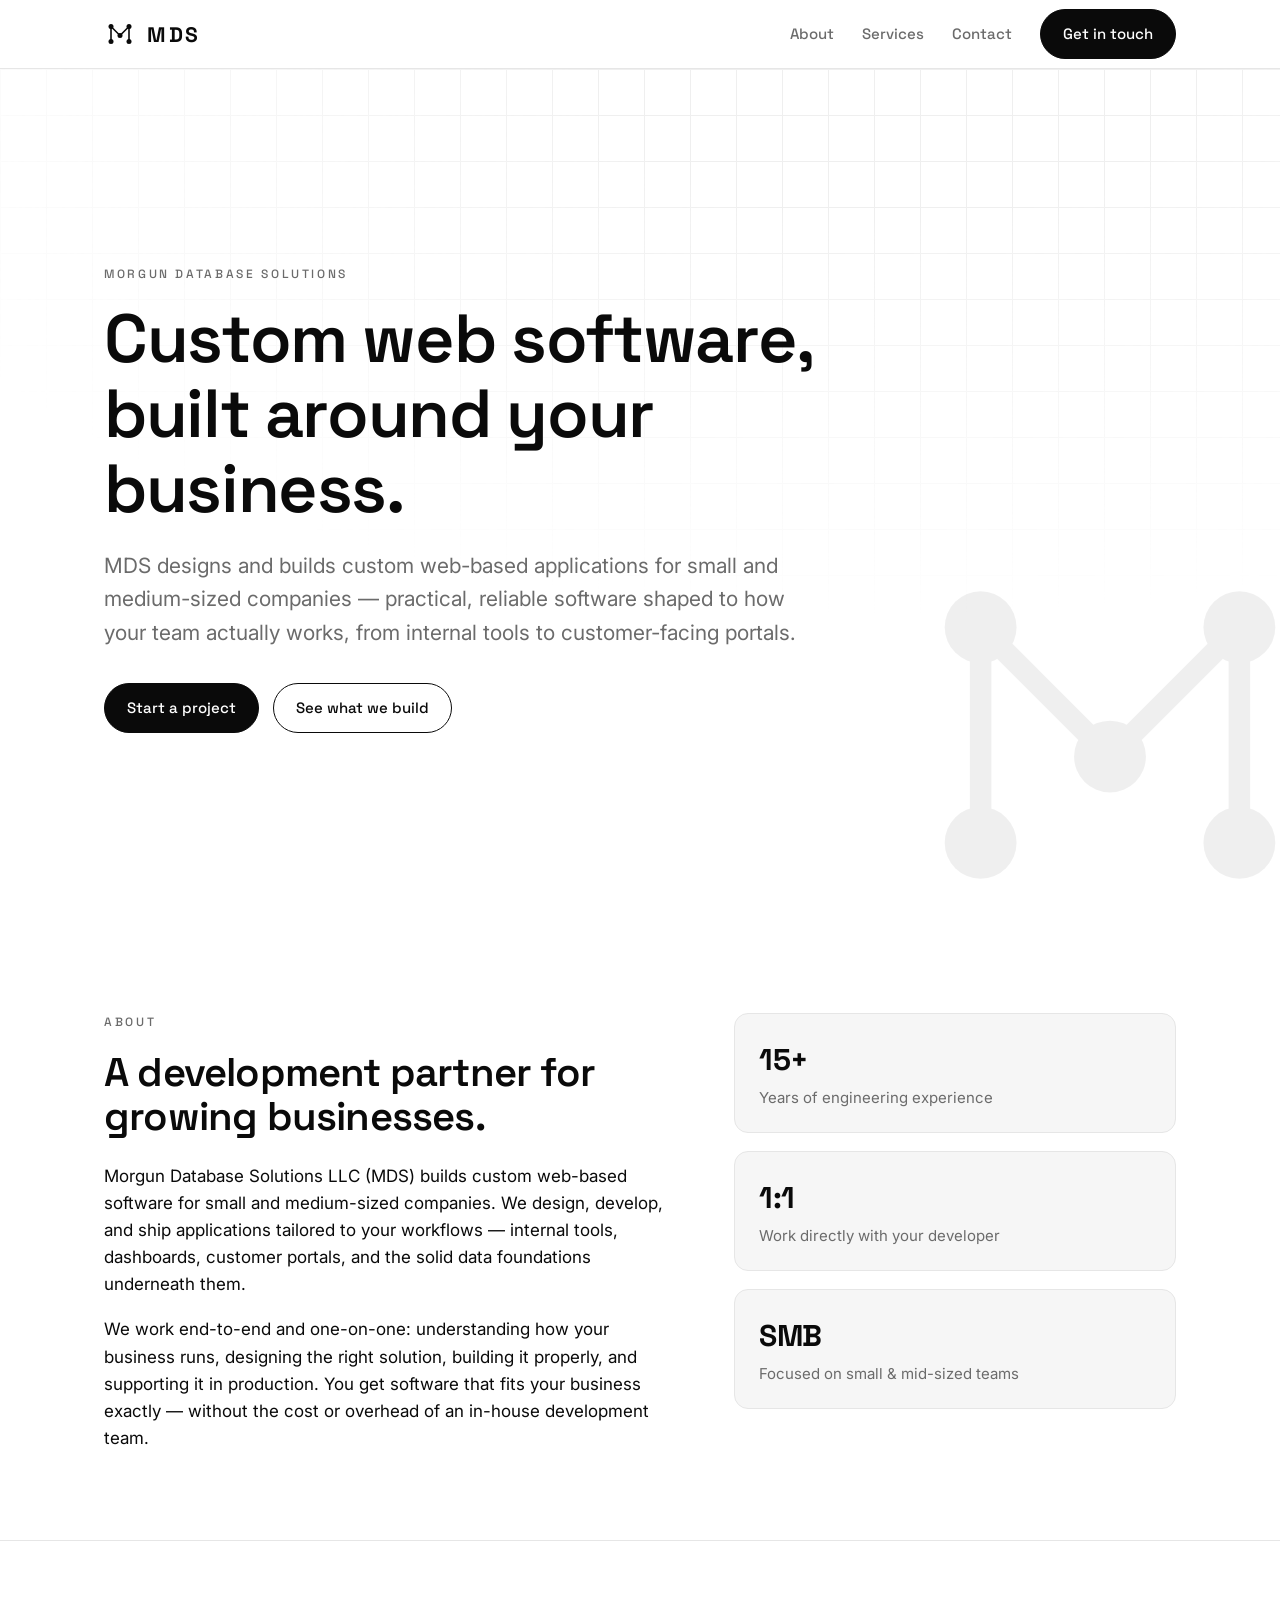
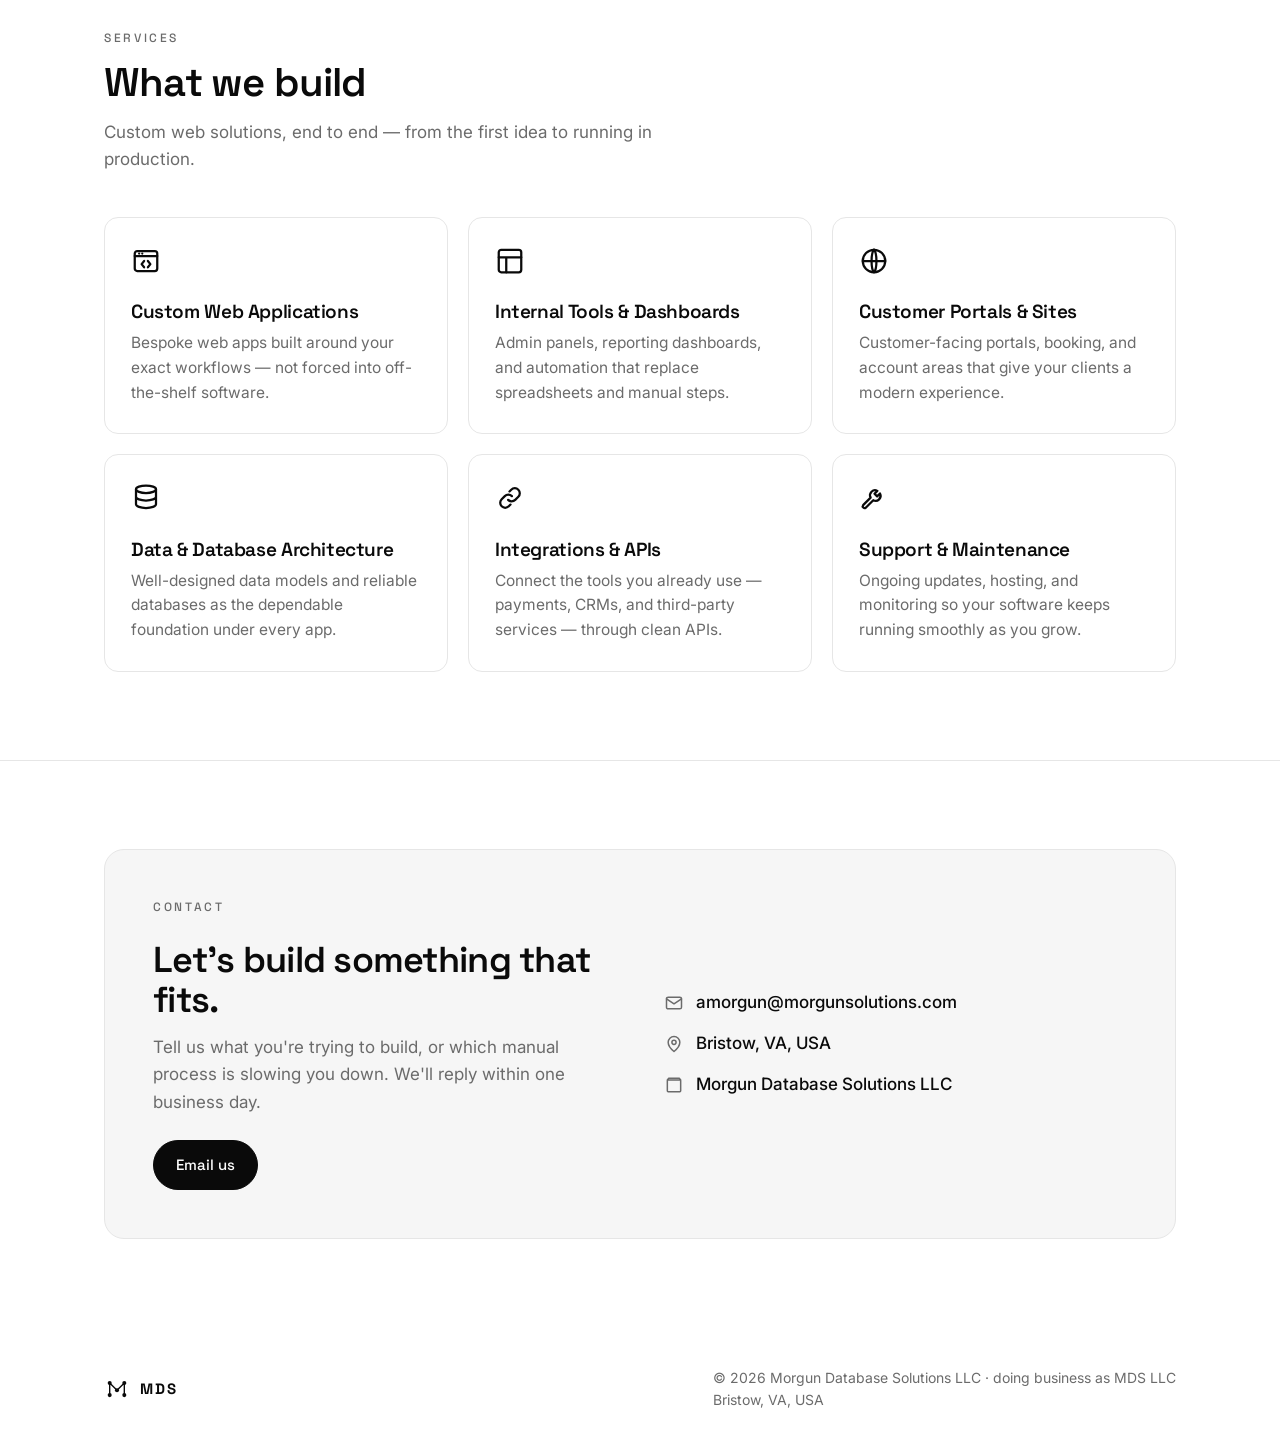
<file: index.html>
<!DOCTYPE html>
<html lang="en">
<head>
  <meta charset="UTF-8" />
  <meta name="viewport" content="width=device-width, initial-scale=1.0" />
  <title>Morgun Database Solutions (MDS) — Custom Web Solutions</title>
  <meta name="description" content="MDS designs and builds custom web-based software for small and medium-sized businesses — internal tools, dashboards, customer portals, and the data behind them." />
  <meta name="theme-color" content="#0a0a0a" />

  <!-- Open Graph -->
  <meta property="og:title" content="Morgun Database Solutions (MDS) — Custom Web Solutions" />
  <meta property="og:description" content="Custom-built web applications for small and medium-sized companies." />
  <meta property="og:type" content="website" />

  <link rel="icon" type="image/svg+xml" href="assets/favicon.svg" />

  <!-- Fonts -->
  <link rel="preconnect" href="https://fonts.googleapis.com" />
  <link rel="preconnect" href="https://fonts.gstatic.com" crossorigin />
  <link href="https://fonts.googleapis.com/css2?family=Inter:wght@400;500;600&family=Space+Grotesk:wght@500;600;700&display=swap" rel="stylesheet" />

  <link rel="stylesheet" href="styles.css" />
</head>
<body>

  <!-- ============ HEADER ============ -->
  <header class="site-header">
    <div class="container">
      <a class="brand" href="#top" aria-label="MDS — Morgun Database Solutions, home">
        <svg class="mark" viewBox="0 0 64 64" fill="none" stroke="currentColor" aria-hidden="true">
          <path d="M14 47 V17 L32 35 L50 17 V47" stroke-width="3.2" stroke-linejoin="round" stroke-linecap="round"/>
          <g fill="currentColor" stroke="none">
            <circle cx="14" cy="17" r="5"/><circle cx="50" cy="17" r="5"/><circle cx="32" cy="35" r="5"/><circle cx="14" cy="47" r="5"/><circle cx="50" cy="47" r="5"/>
          </g>
        </svg>
        <span class="wordmark">MDS</span>
      </a>

      <nav class="nav">
        <a class="navlink" href="#about">About</a>
        <a class="navlink" href="#services">Services</a>
        <a class="navlink" href="#contact">Contact</a>
        <a class="btn btn-primary" href="#contact">Get in touch</a>
      </nav>
    </div>
  </header>

  <!-- ============ HERO ============ -->
  <main id="top">
    <section class="hero" style="border-bottom:none;">
      <div class="hero-grid" aria-hidden="true"></div>
      <svg class="hero-cube" viewBox="0 0 64 64" fill="none" stroke="currentColor" aria-hidden="true">
        <path d="M14 47 V17 L32 35 L50 17 V47" stroke-width="3" stroke-linejoin="round" stroke-linecap="round"/>
        <g fill="currentColor" stroke="none">
          <circle cx="14" cy="17" r="5"/><circle cx="50" cy="17" r="5"/><circle cx="32" cy="35" r="5"/><circle cx="14" cy="47" r="5"/><circle cx="50" cy="47" r="5"/>
        </g>
      </svg>
      <div class="container">
        <div class="hero-inner">
          <p class="eyebrow">Morgun Database Solutions</p>
          <h1>Custom web software, built around your business.</h1>
          <p class="lede">MDS designs and builds custom web-based applications for small and medium-sized companies — practical, reliable software shaped to how your team actually works, from internal tools to customer-facing portals.</p>
          <div class="hero-cta">
            <a class="btn btn-primary" href="#contact">Start a project</a>
            <a class="btn btn-ghost" href="#services">See what we build</a>
          </div>
        </div>
      </div>
    </section>

    <!-- ============ ABOUT ============ -->
    <section id="about">
      <div class="container">
        <div class="about-grid">
          <div class="about-copy">
            <p class="eyebrow">About</p>
            <div class="section-head" style="margin-bottom:24px;">
              <h2>A development partner for growing businesses.</h2>
            </div>
            <!-- EDIT ME: replace with your real story -->
            <p>Morgun Database Solutions LLC (MDS) builds custom web-based software for small and medium-sized companies. We design, develop, and ship applications tailored to your workflows — internal tools, dashboards, customer portals, and the solid data foundations underneath them.</p>
            <p>We work end-to-end and one-on-one: understanding how your business runs, designing the right solution, building it properly, and supporting it in production. You get software that fits your business exactly — without the cost or overhead of an in-house development team.</p>
          </div>
          <div class="stats">
            <div class="stat"><div class="num">15+</div><div class="label">Years of engineering experience</div></div>
            <div class="stat"><div class="num">1:1</div><div class="label">Work directly with your developer</div></div>
            <div class="stat"><div class="num">SMB</div><div class="label">Focused on small &amp; mid-sized teams</div></div>
          </div>
        </div>
      </div>
    </section>

    <!-- ============ SERVICES ============ -->
    <section id="services">
      <div class="container">
        <div class="section-head">
          <p class="eyebrow">Services</p>
          <h2>What we build</h2>
          <p>Custom web solutions, end to end — from the first idea to running in production.</p>
        </div>
        <div class="cards">
          <article class="card">
            <svg class="card-ic" viewBox="0 0 24 24" fill="none" stroke="currentColor" stroke-width="1.8" stroke-linecap="round" stroke-linejoin="round"><rect x="3" y="4" width="18" height="16" rx="2"/><path d="M3 8h18M6.5 6h.01M9 6h.01"/><path d="M10.5 12l-2 2.5 2 2.5M13.5 12l2 2.5-2 2.5"/></svg>
            <h3>Custom Web Applications</h3>
            <p>Bespoke web apps built around your exact workflows — not forced into off-the-shelf software.</p>
          </article>
          <article class="card">
            <svg class="card-ic" viewBox="0 0 24 24" fill="none" stroke="currentColor" stroke-width="1.8" stroke-linecap="round" stroke-linejoin="round"><rect x="3" y="3" width="18" height="18" rx="2"/><path d="M3 9h18M9 21V9"/></svg>
            <h3>Internal Tools &amp; Dashboards</h3>
            <p>Admin panels, reporting dashboards, and automation that replace spreadsheets and manual steps.</p>
          </article>
          <article class="card">
            <svg class="card-ic" viewBox="0 0 24 24" fill="none" stroke="currentColor" stroke-width="1.8" stroke-linecap="round" stroke-linejoin="round"><circle cx="12" cy="12" r="9"/><path d="M3 12h18"/><path d="M12 3c2.6 2.7 2.6 15.3 0 18M12 3c-2.6 2.7-2.6 15.3 0 18"/></svg>
            <h3>Customer Portals &amp; Sites</h3>
            <p>Customer-facing portals, booking, and account areas that give your clients a modern experience.</p>
          </article>
          <article class="card">
            <svg class="card-ic" viewBox="0 0 24 24" fill="none" stroke="currentColor" stroke-width="1.8" stroke-linecap="round" stroke-linejoin="round"><ellipse cx="12" cy="5" rx="8" ry="3"/><path d="M4 5v6c0 1.7 3.6 3 8 3s8-1.3 8-3V5M4 11v6c0 1.7 3.6 3 8 3s8-1.3 8-3v-6"/></svg>
            <h3>Data &amp; Database Architecture</h3>
            <p>Well-designed data models and reliable databases as the dependable foundation under every app.</p>
          </article>
          <article class="card">
            <svg class="card-ic" viewBox="0 0 24 24" fill="none" stroke="currentColor" stroke-width="1.8" stroke-linecap="round" stroke-linejoin="round"><path d="M10.5 13.5a4 4 0 0 0 5.66 0l2.5-2.5a4 4 0 1 0-5.66-5.66l-1.4 1.4"/><path d="M13.5 10.5a4 4 0 0 0-5.66 0l-2.5 2.5a4 4 0 1 0 5.66 5.66l1.4-1.4"/></svg>
            <h3>Integrations &amp; APIs</h3>
            <p>Connect the tools you already use — payments, CRMs, and third-party services — through clean APIs.</p>
          </article>
          <article class="card">
            <svg class="card-ic" viewBox="0 0 24 24" fill="none" stroke="currentColor" stroke-width="1.8" stroke-linecap="round" stroke-linejoin="round"><path d="M14.7 6.3a4 4 0 0 0-5.4 5.4l-6 6a1.5 1.5 0 0 0 2.1 2.1l6-6a4 4 0 0 0 5.4-5.4l-2.3 2.3-2.1-2.1 2.3-2.3Z"/></svg>
            <h3>Support &amp; Maintenance</h3>
            <p>Ongoing updates, hosting, and monitoring so your software keeps running smoothly as you grow.</p>
          </article>
        </div>
      </div>
    </section>

    <!-- ============ CONTACT ============ -->
    <section id="contact" style="border-bottom:none;">
      <div class="container">
        <div class="contact-wrap">
          <div>
            <p class="eyebrow">Contact</p>
            <h2>Let's build something that fits.</h2>
            <p>Tell us what you're trying to build, or which manual process is slowing you down. We'll reply within one business day.</p>
            <a class="btn btn-primary" href="mailto:amorgun@morgunsolutions.com?subject=Project%20inquiry%20—%20MDS">Email us</a>
          </div>
          <div class="contact-list">
            <a href="mailto:amorgun@morgunsolutions.com">
              <svg class="ic" viewBox="0 0 24 24" fill="none" stroke="currentColor" stroke-width="1.8" stroke-linecap="round" stroke-linejoin="round"><rect x="3" y="5" width="18" height="14" rx="2"/><path d="m3 7 9 6 9-6"/></svg>
              amorgun@morgunsolutions.com
            </a>
            <span>
              <svg class="ic" viewBox="0 0 24 24" fill="none" stroke="currentColor" stroke-width="1.8" stroke-linecap="round" stroke-linejoin="round"><path d="M12 21s-7-5.5-7-11a7 7 0 0 1 14 0c0 5.5-7 11-7 11Z"/><circle cx="12" cy="10" r="2.5"/></svg>
              Bristow, VA, USA
            </span>
            <span>
              <svg class="ic" viewBox="0 0 24 24" fill="none" stroke="currentColor" stroke-width="1.8" stroke-linecap="round" stroke-linejoin="round"><path d="M4 6h16M4 6v13a1 1 0 0 0 1 1h14a1 1 0 0 0 1-1V6M4 6l1.5-2h13L20 6"/></svg>
              Morgun Database Solutions LLC
            </span>
          </div>
        </div>
      </div>
    </section>
  </main>

  <!-- ============ FOOTER ============ -->
  <footer class="site-footer">
    <div class="container">
      <div class="foot-brand">
        <svg class="mark" viewBox="0 0 64 64" fill="none" stroke="currentColor" aria-hidden="true">
          <path d="M14 47 V17 L32 35 L50 17 V47" stroke-width="3.4" stroke-linejoin="round" stroke-linecap="round"/>
          <g fill="currentColor" stroke="none">
            <circle cx="14" cy="17" r="5"/><circle cx="50" cy="17" r="5"/><circle cx="32" cy="35" r="5"/><circle cx="14" cy="47" r="5"/><circle cx="50" cy="47" r="5"/>
          </g>
        </svg>
        <span class="name">MDS</span>
      </div>
      <div class="foot-meta">© <span id="year">2026</span> Morgun Database Solutions LLC · doing business as MDS LLC<br />Bristow, VA, USA</div>
    </div>
  </footer>

  <script>
    document.getElementById("year").textContent = new Date().getFullYear();
  </script>
</body>
</html>
</file>
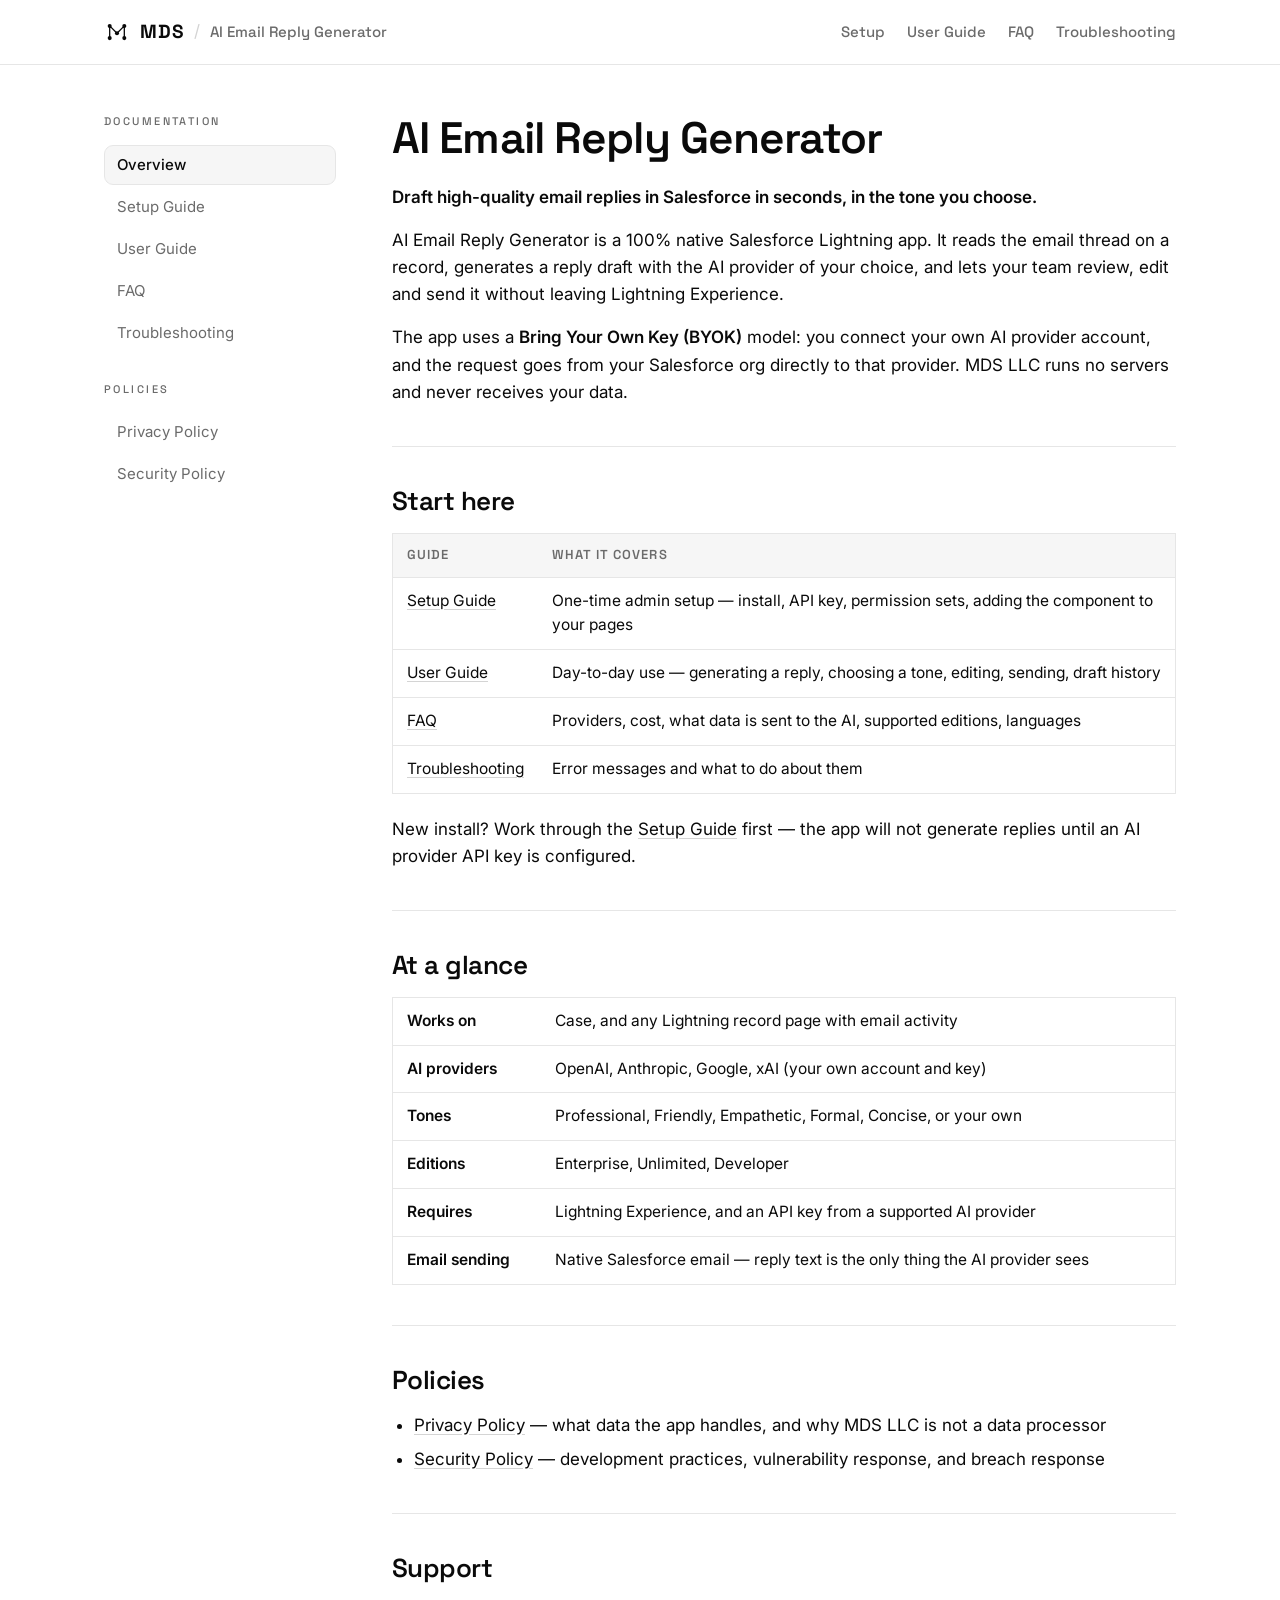
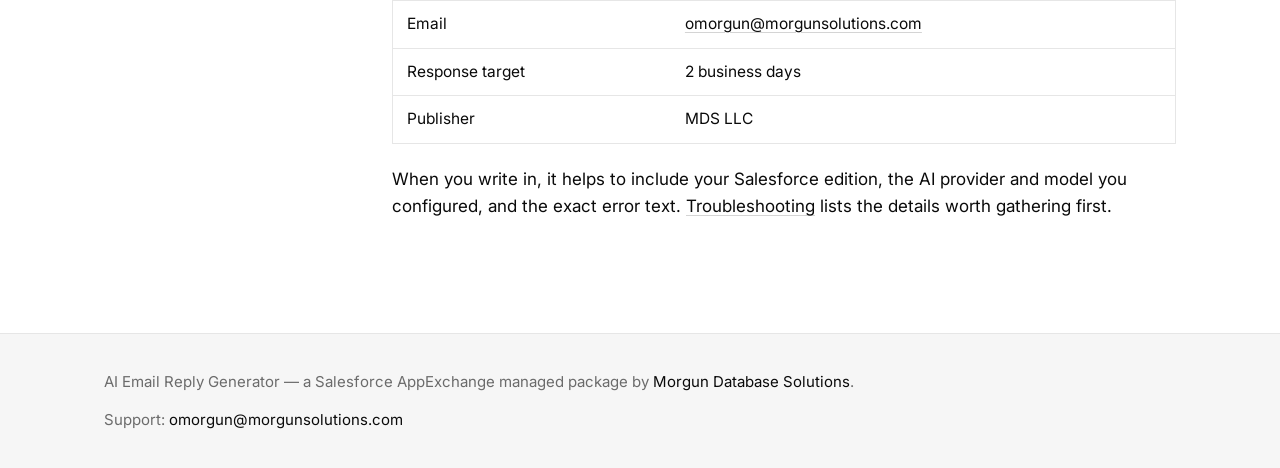
<file: sf-ai-email-generator/docs/index.html>
<!DOCTYPE html>
<html lang="en">
<head>
  <meta charset="UTF-8" />
  <meta name="viewport" content="width=device-width, initial-scale=1.0" />
  <title>AI Email Reply Generator | MDS</title>
  <meta name="description" content="AI-powered email reply drafting inside Salesforce Lightning. Setup, user guide, FAQ and troubleshooting for the AI Email Reply Generator managed package." />
  <meta name="theme-color" content="#0a0a0a" />
  <link rel="canonical" href="https://morgunsolutions.com/sf-ai-email-generator/docs/index.html" />

  <meta property="og:title" content="AI Email Reply Generator" />
  <meta property="og:description" content="AI-powered email reply drafting inside Salesforce Lightning. Setup, user guide, FAQ and troubleshooting for the AI Email Reply Generator managed package." />
  <meta property="og:type" content="article" />
  <meta property="og:url" content="https://morgunsolutions.com/sf-ai-email-generator/docs/index.html" />

  <link rel="icon" type="image/svg+xml" href="/assets/favicon.svg" />
  <link rel="preconnect" href="https://fonts.googleapis.com" />
  <link rel="preconnect" href="https://fonts.gstatic.com" crossorigin />
  <link href="https://fonts.googleapis.com/css2?family=Inter:wght@400;500;600&family=Space+Grotesk:wght@500;600;700&display=swap" rel="stylesheet" />
  <link rel="stylesheet" href="docs.css" />
</head>
<body>

  <header class="site-header">
    <div class="container">
      <a class="brand" href="/" aria-label="MDS — Morgun Database Solutions, home">
        <svg class="mark" viewBox="0 0 64 64" fill="none" stroke="currentColor" aria-hidden="true"><path d="M14 47 V17 L32 35 L50 17 V47" stroke-width="3.2" stroke-linejoin="round" stroke-linecap="round"/><g fill="currentColor" stroke="none"><circle cx="14" cy="17" r="5"/><circle cx="50" cy="17" r="5"/><circle cx="32" cy="35" r="5"/><circle cx="14" cy="47" r="5"/><circle cx="50" cy="47" r="5"/></g></svg>
        <span class="wordmark">MDS</span>
        <span class="sep">/</span>
        <span class="product">AI Email Reply Generator</span>
      </a>
      <nav class="nav">
          <a class="navlink" href="setup.html">Setup</a>
          <a class="navlink" href="user-guide.html">User Guide</a>
          <a class="navlink" href="faq.html">FAQ</a>
          <a class="navlink" href="troubleshooting.html">Troubleshooting</a>
      </nav>
    </div>
  </header>

  <div class="container">
    <div class="layout">
      <aside class="sidebar">
        <nav aria-label="Documentation">
        <p class="eyebrow">Documentation</p>
        <ul>
          <li><a href="index.html" aria-current="page">Overview</a></li>
          <li><a href="setup.html">Setup Guide</a></li>
          <li><a href="user-guide.html">User Guide</a></li>
          <li><a href="faq.html">FAQ</a></li>
          <li><a href="troubleshooting.html">Troubleshooting</a></li>
        </ul>
        <p class="eyebrow">Policies</p>
        <ul>
          <li><a href="privacy-policy.html">Privacy Policy</a></li>
          <li><a href="security-policy.html">Security Policy</a></li>
        </ul>
        </nav>
      </aside>
      <main class="content">
<h1 id="ai-email-reply-generator">AI Email Reply Generator</h1>
<p><strong>Draft high-quality email replies in Salesforce in seconds, in
the tone you choose.</strong></p>
<p>AI Email Reply Generator is a 100% native Salesforce Lightning app.
It reads the email thread on a record, generates a reply draft with the
AI provider of your choice, and lets your team review, edit and send it
without leaving Lightning Experience.</p>
<p>The app uses a <strong>Bring Your Own Key (BYOK)</strong> model: you
connect your own AI provider account, and the request goes from your
Salesforce org directly to that provider. MDS LLC runs no servers and
never receives your data.</p>
<hr />
<h2 id="start-here">Start here</h2>
<div class="table-wrap"><table>
<thead>
<tr>
<th>Guide</th>
<th>What it covers</th>
</tr>
</thead>
<tbody>
<tr>
<td><a href="setup.html">Setup Guide</a></td>
<td>One-time admin setup — install, API key, permission sets, adding the
component to your pages</td>
</tr>
<tr>
<td><a href="user-guide.html">User Guide</a></td>
<td>Day-to-day use — generating a reply, choosing a tone, editing,
sending, draft history</td>
</tr>
<tr>
<td><a href="faq.html">FAQ</a></td>
<td>Providers, cost, what data is sent to the AI, supported editions,
languages</td>
</tr>
<tr>
<td><a href="troubleshooting.html">Troubleshooting</a></td>
<td>Error messages and what to do about them</td>
</tr>
</tbody>
</table></div>
<p>New install? Work through the <a href="setup.html">Setup Guide</a>
first — the app will not generate replies until an AI provider API key
is configured.</p>
<hr />
<h2 id="at-a-glance">At a glance</h2>
<div class="table-wrap"><table>
<tbody>
<tr>
<td><strong>Works on</strong></td>
<td>Case, and any Lightning record page with email activity</td>
</tr>
<tr>
<td><strong>AI providers</strong></td>
<td>OpenAI, Anthropic, Google, xAI (your own account and key)</td>
</tr>
<tr>
<td><strong>Tones</strong></td>
<td>Professional, Friendly, Empathetic, Formal, Concise, or your
own</td>
</tr>
<tr>
<td><strong>Editions</strong></td>
<td>Enterprise, Unlimited, Developer</td>
</tr>
<tr>
<td><strong>Requires</strong></td>
<td>Lightning Experience, and an API key from a supported AI
provider</td>
</tr>
<tr>
<td><strong>Email sending</strong></td>
<td>Native Salesforce email — reply text is the only thing the AI
provider sees</td>
</tr>
</tbody>
</table></div>
<hr />
<h2 id="policies">Policies</h2>
<ul>
<li><a href="privacy-policy.html">Privacy Policy</a> — what data the app
handles, and why MDS LLC is not a data processor</li>
<li><a href="security-policy.html">Security Policy</a> — development
practices, vulnerability response, and breach response</li>
</ul>
<hr />
<h2 id="support">Support</h2>
<div class="table-wrap"><table>
<tbody>
<tr>
<td>Email</td>
<td><a
href="mailto:omorgun@morgunsolutions.com"><span>omorgun@morgunsolutions.com</span></a></td>
</tr>
<tr>
<td>Response target</td>
<td>2 business days</td>
</tr>
<tr>
<td>Publisher</td>
<td>MDS LLC</td>
</tr>
</tbody>
</table></div>
<p>When you write in, it helps to include your Salesforce edition, the
AI provider and model you configured, and the exact error text. <a
href="troubleshooting.html">Troubleshooting</a> lists the details worth
gathering first.</p>
      </main>
    </div>
  </div>

  <footer class="site-footer">
    <div class="container">
      <span>AI Email Reply Generator — a Salesforce AppExchange managed package by
        <a href="/">Morgun Database Solutions</a>.</span>
      <span>Support: <a href="mailto:omorgun@morgunsolutions.com">omorgun@morgunsolutions.com</a></span>
    </div>
  </footer>

</body>
</html>
</file>
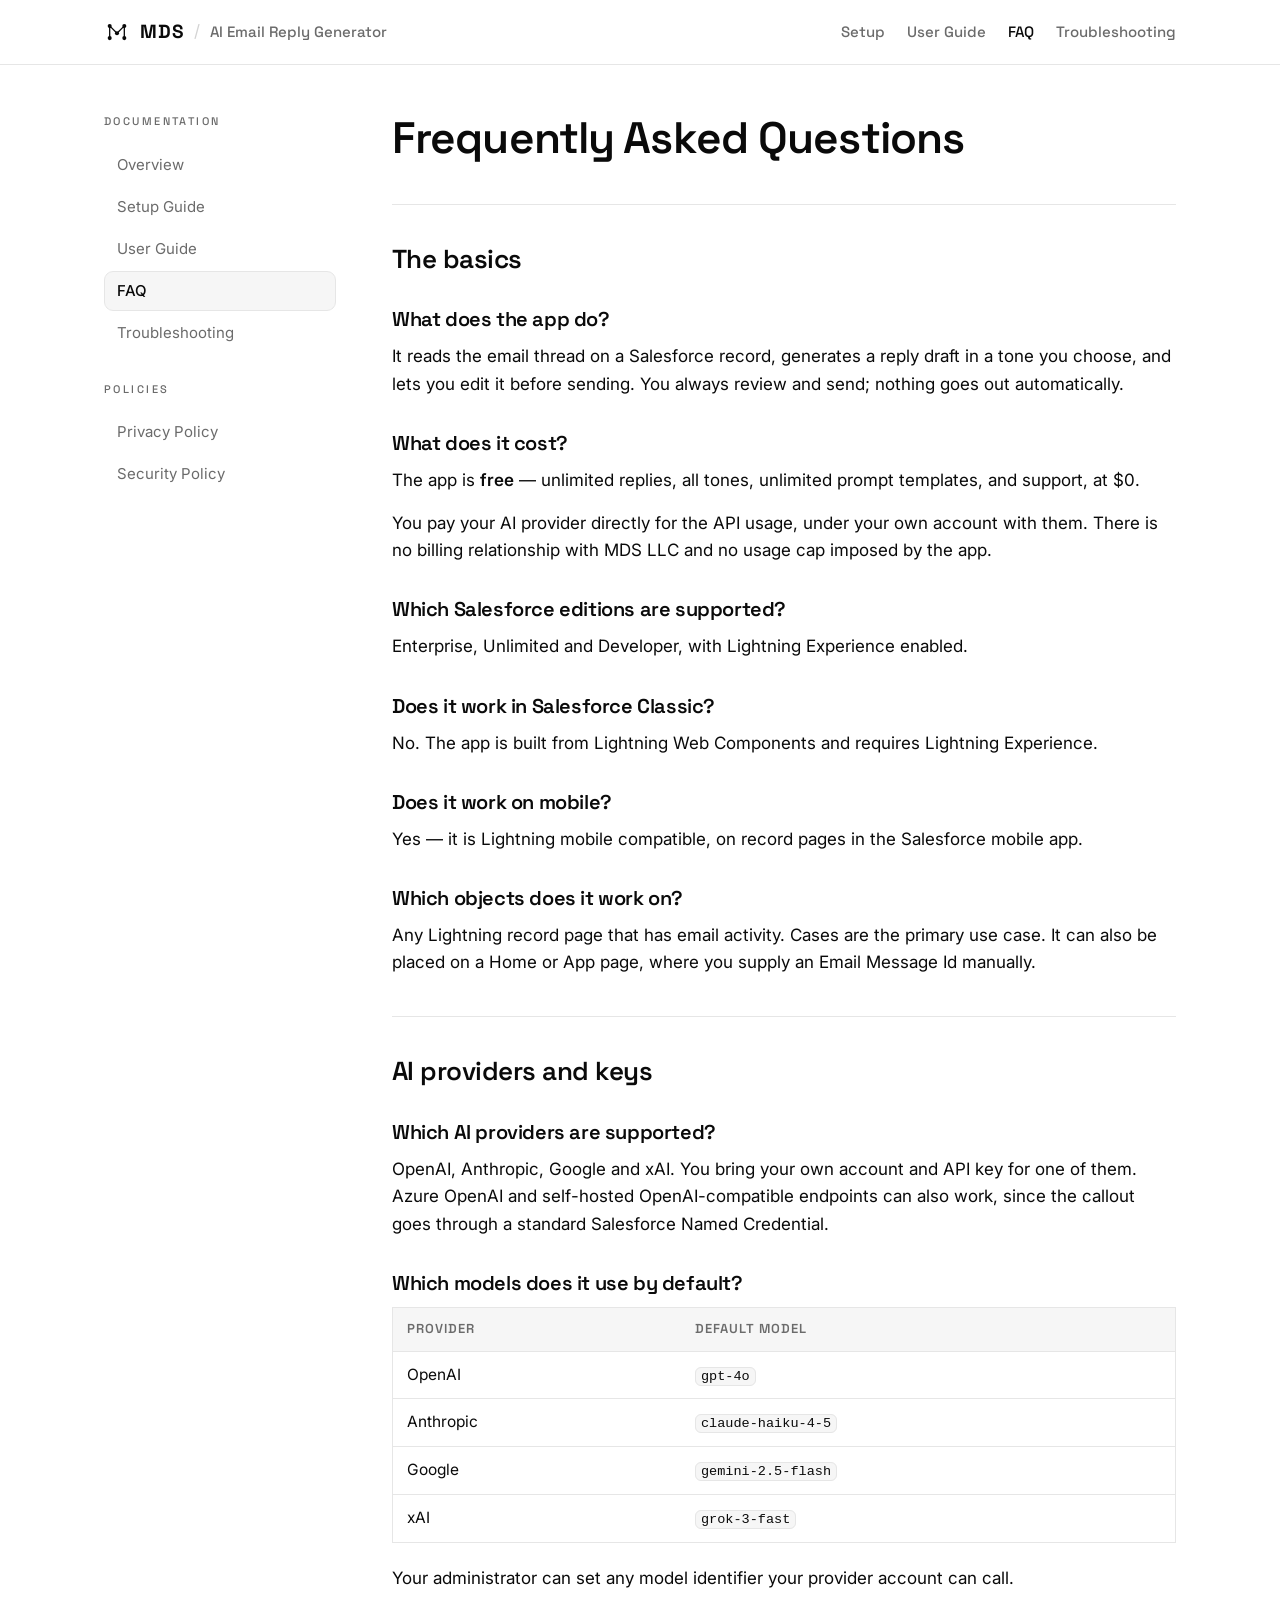
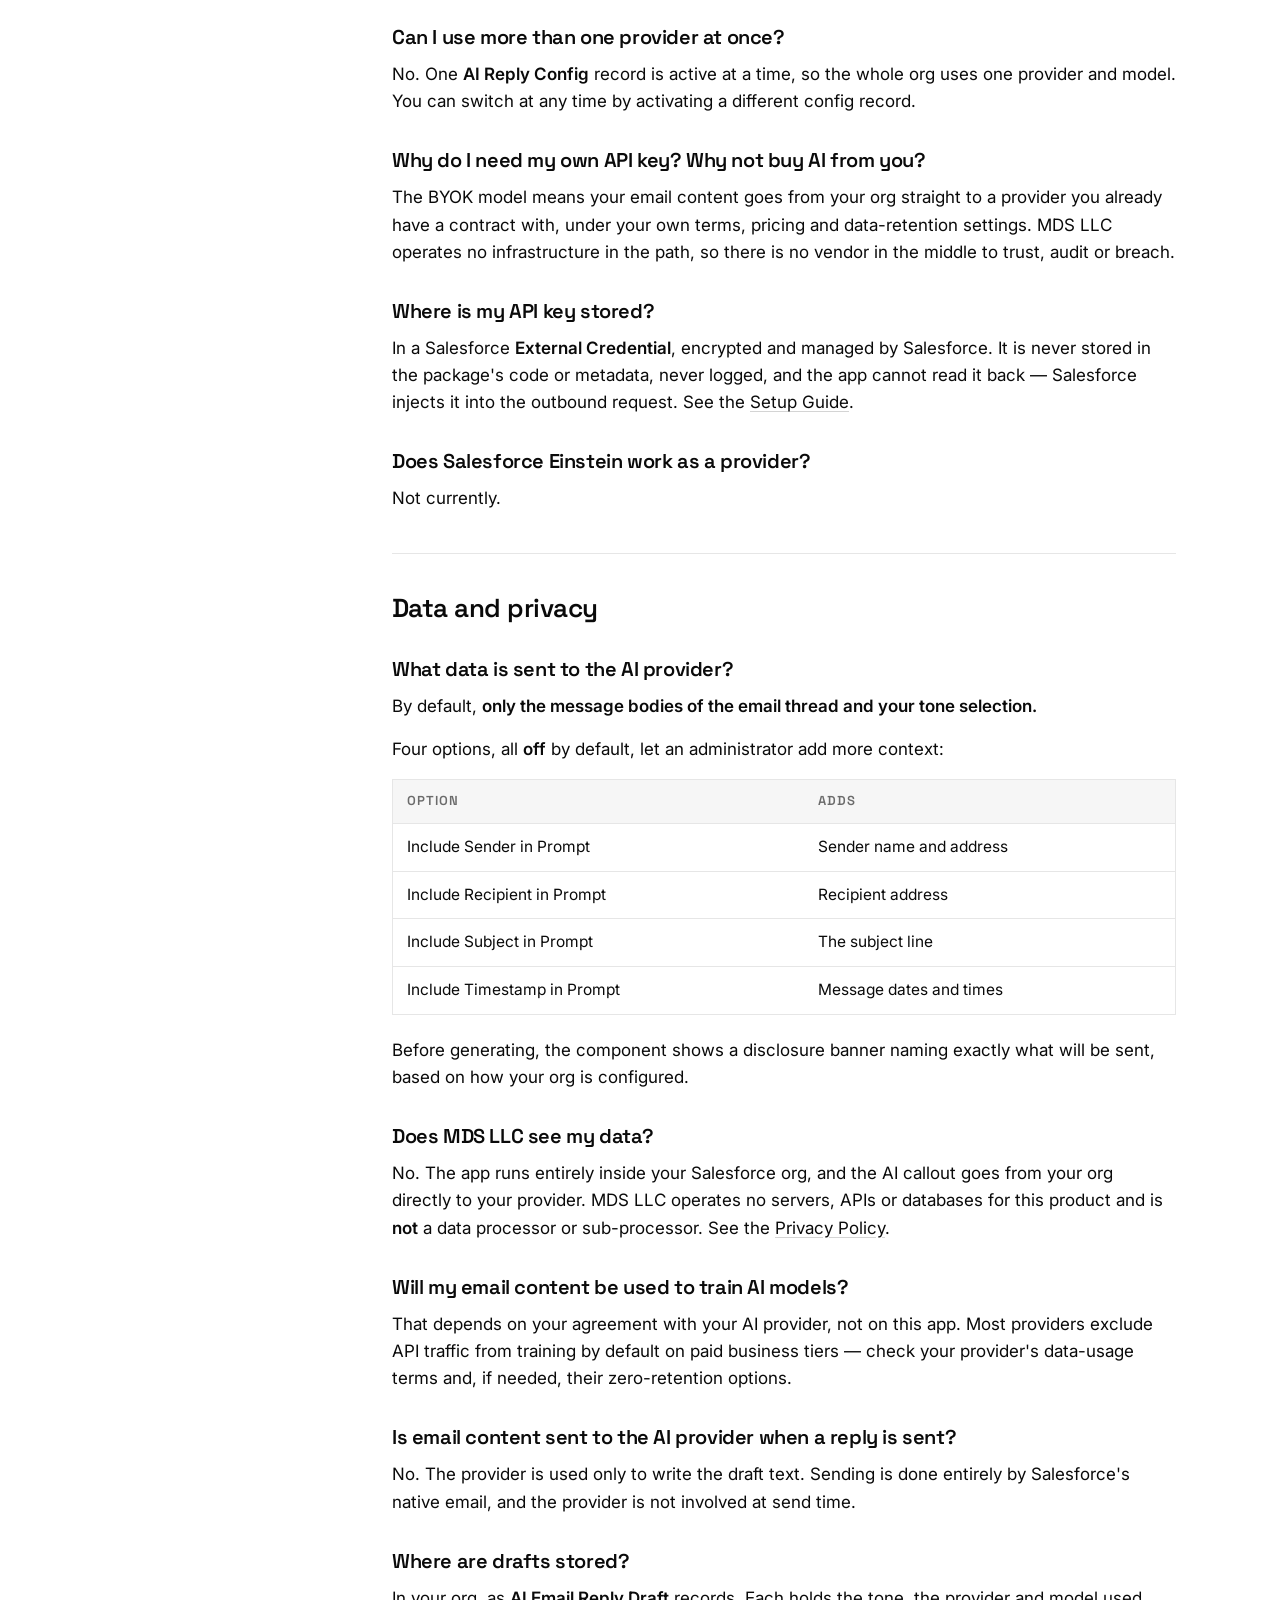
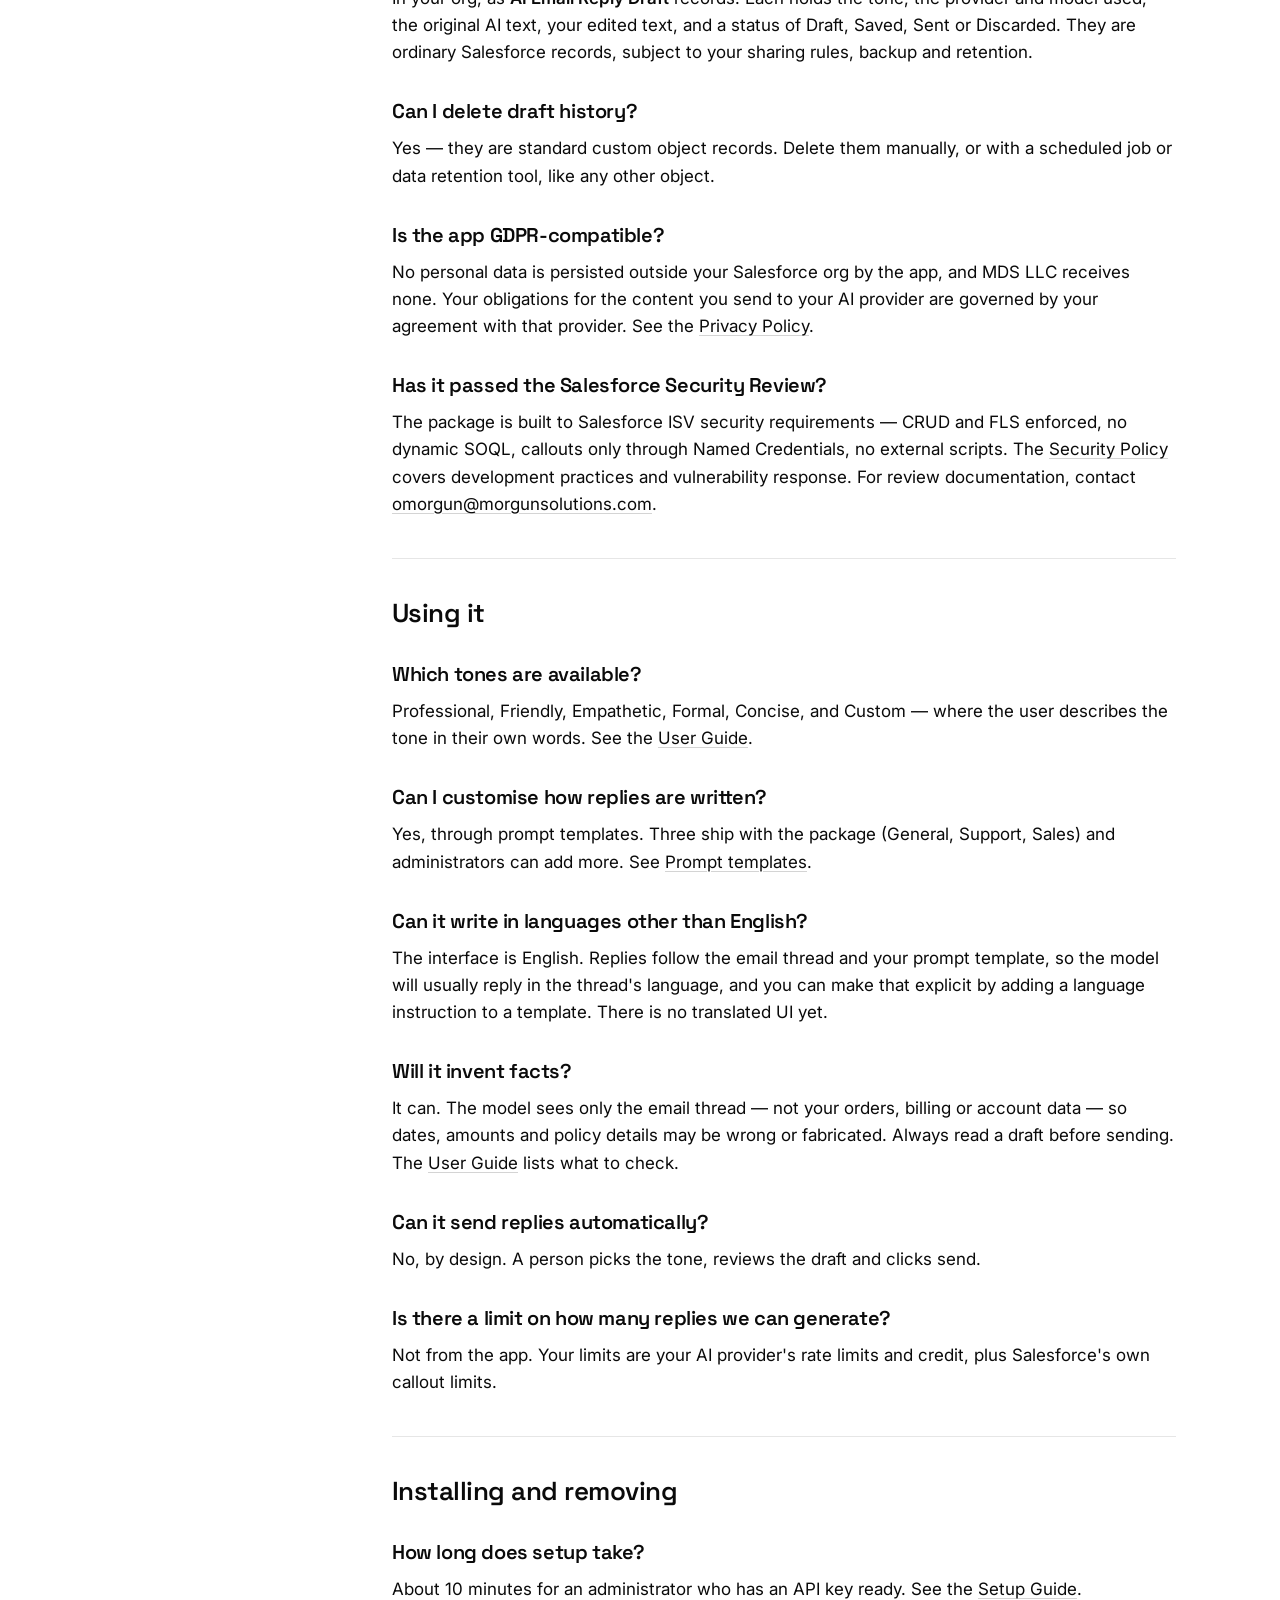
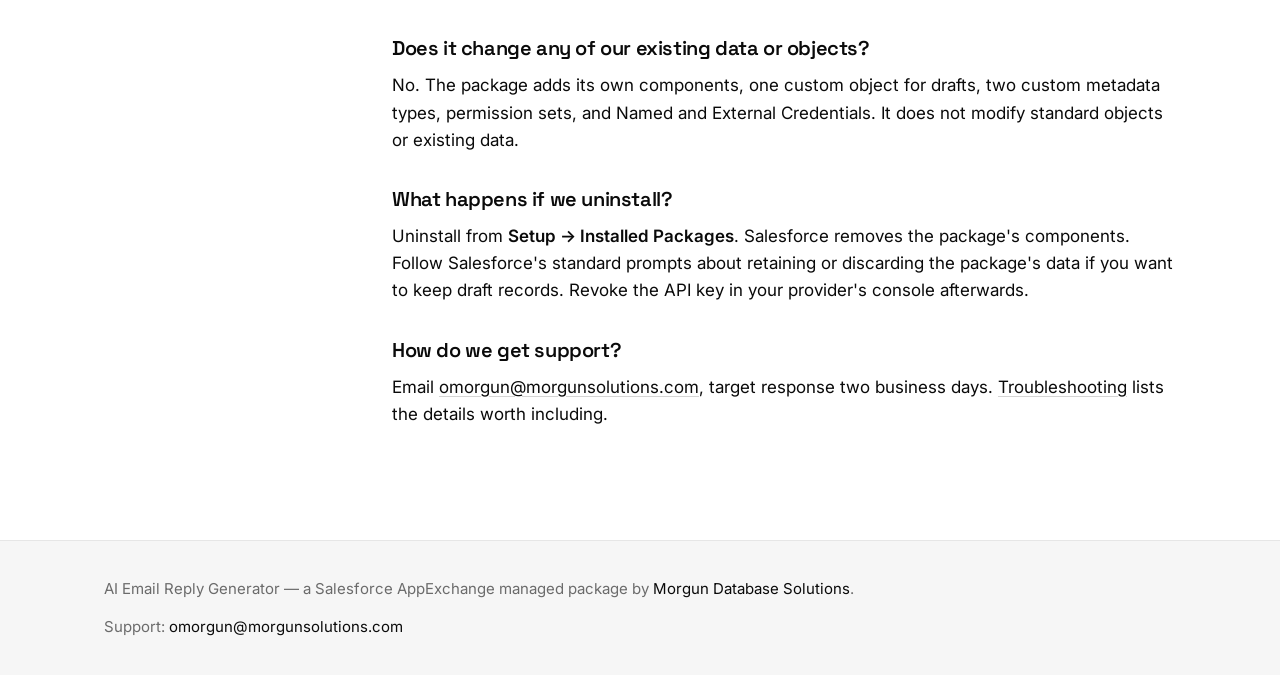
<file: sf-ai-email-generator/docs/faq.html>
<!DOCTYPE html>
<html lang="en">
<head>
  <meta charset="UTF-8" />
  <meta name="viewport" content="width=device-width, initial-scale=1.0" />
  <title>FAQ — AI Email Reply Generator | MDS</title>
  <meta name="description" content="Frequently asked questions about AI Email Reply Generator: providers, cost, data handling, supported Salesforce editions." />
  <meta name="theme-color" content="#0a0a0a" />
  <link rel="canonical" href="https://morgunsolutions.com/sf-ai-email-generator/docs/faq.html" />

  <meta property="og:title" content="FAQ — AI Email Reply Generator" />
  <meta property="og:description" content="Frequently asked questions about AI Email Reply Generator: providers, cost, data handling, supported Salesforce editions." />
  <meta property="og:type" content="article" />
  <meta property="og:url" content="https://morgunsolutions.com/sf-ai-email-generator/docs/faq.html" />

  <link rel="icon" type="image/svg+xml" href="/assets/favicon.svg" />
  <link rel="preconnect" href="https://fonts.googleapis.com" />
  <link rel="preconnect" href="https://fonts.gstatic.com" crossorigin />
  <link href="https://fonts.googleapis.com/css2?family=Inter:wght@400;500;600&family=Space+Grotesk:wght@500;600;700&display=swap" rel="stylesheet" />
  <link rel="stylesheet" href="docs.css" />
</head>
<body>

  <header class="site-header">
    <div class="container">
      <a class="brand" href="/" aria-label="MDS — Morgun Database Solutions, home">
        <svg class="mark" viewBox="0 0 64 64" fill="none" stroke="currentColor" aria-hidden="true"><path d="M14 47 V17 L32 35 L50 17 V47" stroke-width="3.2" stroke-linejoin="round" stroke-linecap="round"/><g fill="currentColor" stroke="none"><circle cx="14" cy="17" r="5"/><circle cx="50" cy="17" r="5"/><circle cx="32" cy="35" r="5"/><circle cx="14" cy="47" r="5"/><circle cx="50" cy="47" r="5"/></g></svg>
        <span class="wordmark">MDS</span>
        <span class="sep">/</span>
        <span class="product">AI Email Reply Generator</span>
      </a>
      <nav class="nav">
          <a class="navlink" href="setup.html">Setup</a>
          <a class="navlink" href="user-guide.html">User Guide</a>
          <a class="navlink" href="faq.html" aria-current="page">FAQ</a>
          <a class="navlink" href="troubleshooting.html">Troubleshooting</a>
      </nav>
    </div>
  </header>

  <div class="container">
    <div class="layout">
      <aside class="sidebar">
        <nav aria-label="Documentation">
        <p class="eyebrow">Documentation</p>
        <ul>
          <li><a href="index.html">Overview</a></li>
          <li><a href="setup.html">Setup Guide</a></li>
          <li><a href="user-guide.html">User Guide</a></li>
          <li><a href="faq.html" aria-current="page">FAQ</a></li>
          <li><a href="troubleshooting.html">Troubleshooting</a></li>
        </ul>
        <p class="eyebrow">Policies</p>
        <ul>
          <li><a href="privacy-policy.html">Privacy Policy</a></li>
          <li><a href="security-policy.html">Security Policy</a></li>
        </ul>
        </nav>
      </aside>
      <main class="content">
<h1 id="frequently-asked-questions">Frequently Asked Questions</h1>
<hr />
<h2 id="the-basics">The basics</h2>
<h3 id="what-does-the-app-do">What does the app do?</h3>
<p>It reads the email thread on a Salesforce record, generates a reply
draft in a tone you choose, and lets you edit it before sending. You
always review and send; nothing goes out automatically.</p>
<h3 id="what-does-it-cost">What does it cost?</h3>
<p>The app is <strong>free</strong> — unlimited replies, all tones,
unlimited prompt templates, and support, at $0.</p>
<p>You pay your AI provider directly for the API usage, under your own
account with them. There is no billing relationship with MDS LLC and no
usage cap imposed by the app.</p>
<h3 id="which-salesforce-editions-are-supported">Which Salesforce
editions are supported?</h3>
<p>Enterprise, Unlimited and Developer, with Lightning Experience
enabled.</p>
<h3 id="does-it-work-in-salesforce-classic">Does it work in Salesforce
Classic?</h3>
<p>No. The app is built from Lightning Web Components and requires
Lightning Experience.</p>
<h3 id="does-it-work-on-mobile">Does it work on mobile?</h3>
<p>Yes — it is Lightning mobile compatible, on record pages in the
Salesforce mobile app.</p>
<h3 id="which-objects-does-it-work-on">Which objects does it work
on?</h3>
<p>Any Lightning record page that has email activity. Cases are the
primary use case. It can also be placed on a Home or App page, where you
supply an Email Message Id manually.</p>
<hr />
<h2 id="ai-providers-and-keys">AI providers and keys</h2>
<h3 id="which-ai-providers-are-supported">Which AI providers are
supported?</h3>
<p>OpenAI, Anthropic, Google and xAI. You bring your own account and API
key for one of them. Azure OpenAI and self-hosted OpenAI-compatible
endpoints can also work, since the callout goes through a standard
Salesforce Named Credential.</p>
<h3 id="which-models-does-it-use-by-default">Which models does it use by
default?</h3>
<div class="table-wrap"><table>
<thead>
<tr>
<th>Provider</th>
<th>Default model</th>
</tr>
</thead>
<tbody>
<tr>
<td>OpenAI</td>
<td><code>gpt-4o</code></td>
</tr>
<tr>
<td>Anthropic</td>
<td><code>claude-haiku-4-5</code></td>
</tr>
<tr>
<td>Google</td>
<td><code>gemini-2.5-flash</code></td>
</tr>
<tr>
<td>xAI</td>
<td><code>grok-3-fast</code></td>
</tr>
</tbody>
</table></div>
<p>Your administrator can set any model identifier your provider account
can call.</p>
<h3 id="can-i-use-more-than-one-provider-at-once">Can I use more than
one provider at once?</h3>
<p>No. One <strong>AI Reply Config</strong> record is active at a time,
so the whole org uses one provider and model. You can switch at any time
by activating a different config record.</p>
<h3 id="why-do-i-need-my-own-api-key-why-not-buy-ai-from-you">Why do I
need my own API key? Why not buy AI from you?</h3>
<p>The BYOK model means your email content goes from your org straight
to a provider you already have a contract with, under your own terms,
pricing and data-retention settings. MDS LLC operates no infrastructure
in the path, so there is no vendor in the middle to trust, audit or
breach.</p>
<h3 id="where-is-my-api-key-stored">Where is my API key stored?</h3>
<p>In a Salesforce <strong>External Credential</strong>, encrypted and
managed by Salesforce. It is never stored in the package's code or
metadata, never logged, and the app cannot read it back — Salesforce
injects it into the outbound request. See the <a href="setup.html">Setup
Guide</a>.</p>
<h3 id="does-salesforce-einstein-work-as-a-provider">Does Salesforce
Einstein work as a provider?</h3>
<p>Not currently.</p>
<hr />
<h2 id="data-and-privacy">Data and privacy</h2>
<h3 id="what-data-is-sent-to-the-ai-provider">What data is sent to the
AI provider?</h3>
<p>By default, <strong>only the message bodies of the email thread and
your tone selection.</strong></p>
<p>Four options, all <strong>off</strong> by default, let an
administrator add more context:</p>
<div class="table-wrap"><table>
<thead>
<tr>
<th>Option</th>
<th>Adds</th>
</tr>
</thead>
<tbody>
<tr>
<td>Include Sender in Prompt</td>
<td>Sender name and address</td>
</tr>
<tr>
<td>Include Recipient in Prompt</td>
<td>Recipient address</td>
</tr>
<tr>
<td>Include Subject in Prompt</td>
<td>The subject line</td>
</tr>
<tr>
<td>Include Timestamp in Prompt</td>
<td>Message dates and times</td>
</tr>
</tbody>
</table></div>
<p>Before generating, the component shows a disclosure banner naming
exactly what will be sent, based on how your org is configured.</p>
<h3 id="does-mds-llc-see-my-data">Does MDS LLC see my data?</h3>
<p>No. The app runs entirely inside your Salesforce org, and the AI
callout goes from your org directly to your provider. MDS LLC operates
no servers, APIs or databases for this product and is
<strong>not</strong> a data processor or sub-processor. See the <a
href="privacy-policy.html">Privacy Policy</a>.</p>
<h3 id="will-my-email-content-be-used-to-train-ai-models">Will my email
content be used to train AI models?</h3>
<p>That depends on your agreement with your AI provider, not on this
app. Most providers exclude API traffic from training by default on paid
business tiers — check your provider's data-usage terms and, if needed,
their zero-retention options.</p>
<h3
id="is-email-content-sent-to-the-ai-provider-when-a-reply-is-sent">Is
email content sent to the AI provider when a reply is sent?</h3>
<p>No. The provider is used only to write the draft text. Sending is
done entirely by Salesforce's native email, and the provider is not
involved at send time.</p>
<h3 id="where-are-drafts-stored">Where are drafts stored?</h3>
<p>In your org, as <strong>AI Email Reply Draft</strong> records. Each
holds the tone, the provider and model used, the original AI text, your
edited text, and a status of Draft, Saved, Sent or Discarded. They are
ordinary Salesforce records, subject to your sharing rules, backup and
retention.</p>
<h3 id="can-i-delete-draft-history">Can I delete draft history?</h3>
<p>Yes — they are standard custom object records. Delete them manually,
or with a scheduled job or data retention tool, like any other
object.</p>
<h3 id="is-the-app-gdpr-compatible">Is the app GDPR-compatible?</h3>
<p>No personal data is persisted outside your Salesforce org by the app,
and MDS LLC receives none. Your obligations for the content you send to
your AI provider are governed by your agreement with that provider. See
the <a href="privacy-policy.html">Privacy Policy</a>.</p>
<h3 id="has-it-passed-the-salesforce-security-review">Has it passed the
Salesforce Security Review?</h3>
<p>The package is built to Salesforce ISV security requirements — CRUD
and FLS enforced, no dynamic SOQL, callouts only through Named
Credentials, no external scripts. The <a
href="security-policy.html">Security Policy</a> covers development
practices and vulnerability response. For review documentation, contact
<a
href="mailto:omorgun@morgunsolutions.com"><span>omorgun@morgunsolutions.com</span></a>.</p>
<hr />
<h2 id="using-it">Using it</h2>
<h3 id="which-tones-are-available">Which tones are available?</h3>
<p>Professional, Friendly, Empathetic, Formal, Concise, and Custom —
where the user describes the tone in their own words. See the <a
href="user-guide.html">User Guide</a>.</p>
<h3 id="can-i-customise-how-replies-are-written">Can I customise how
replies are written?</h3>
<p>Yes, through prompt templates. Three ship with the package (General,
Support, Sales) and administrators can add more. See <a
href="setup.html#prompt-templates">Prompt templates</a>.</p>
<h3 id="can-it-write-in-languages-other-than-english">Can it write in
languages other than English?</h3>
<p>The interface is English. Replies follow the email thread and your
prompt template, so the model will usually reply in the thread's
language, and you can make that explicit by adding a language
instruction to a template. There is no translated UI yet.</p>
<h3 id="will-it-invent-facts">Will it invent facts?</h3>
<p>It can. The model sees only the email thread — not your orders,
billing or account data — so dates, amounts and policy details may be
wrong or fabricated. Always read a draft before sending. The <a
href="user-guide.html">User Guide</a> lists what to check.</p>
<h3 id="can-it-send-replies-automatically">Can it send replies
automatically?</h3>
<p>No, by design. A person picks the tone, reviews the draft and clicks
send.</p>
<h3 id="is-there-a-limit-on-how-many-replies-we-can-generate">Is there a
limit on how many replies we can generate?</h3>
<p>Not from the app. Your limits are your AI provider's rate limits and
credit, plus Salesforce's own callout limits.</p>
<hr />
<h2 id="installing-and-removing">Installing and removing</h2>
<h3 id="how-long-does-setup-take">How long does setup take?</h3>
<p>About 10 minutes for an administrator who has an API key ready. See
the <a href="setup.html">Setup Guide</a>.</p>
<h3 id="does-it-change-any-of-our-existing-data-or-objects">Does it
change any of our existing data or objects?</h3>
<p>No. The package adds its own components, one custom object for
drafts, two custom metadata types, permission sets, and Named and
External Credentials. It does not modify standard objects or existing
data.</p>
<h3 id="what-happens-if-we-uninstall">What happens if we uninstall?</h3>
<p>Uninstall from <strong>Setup → Installed Packages</strong>.
Salesforce removes the package's components. Follow Salesforce's
standard prompts about retaining or discarding the package's data if you
want to keep draft records. Revoke the API key in your provider's
console afterwards.</p>
<h3 id="how-do-we-get-support">How do we get support?</h3>
<p>Email <a
href="mailto:omorgun@morgunsolutions.com"><span>omorgun@morgunsolutions.com</span></a>,
target response two business days. <a
href="troubleshooting.html">Troubleshooting</a> lists the details worth
including.</p>
      </main>
    </div>
  </div>

  <footer class="site-footer">
    <div class="container">
      <span>AI Email Reply Generator — a Salesforce AppExchange managed package by
        <a href="/">Morgun Database Solutions</a>.</span>
      <span>Support: <a href="mailto:omorgun@morgunsolutions.com">omorgun@morgunsolutions.com</a></span>
    </div>
  </footer>

</body>
</html>
</file>
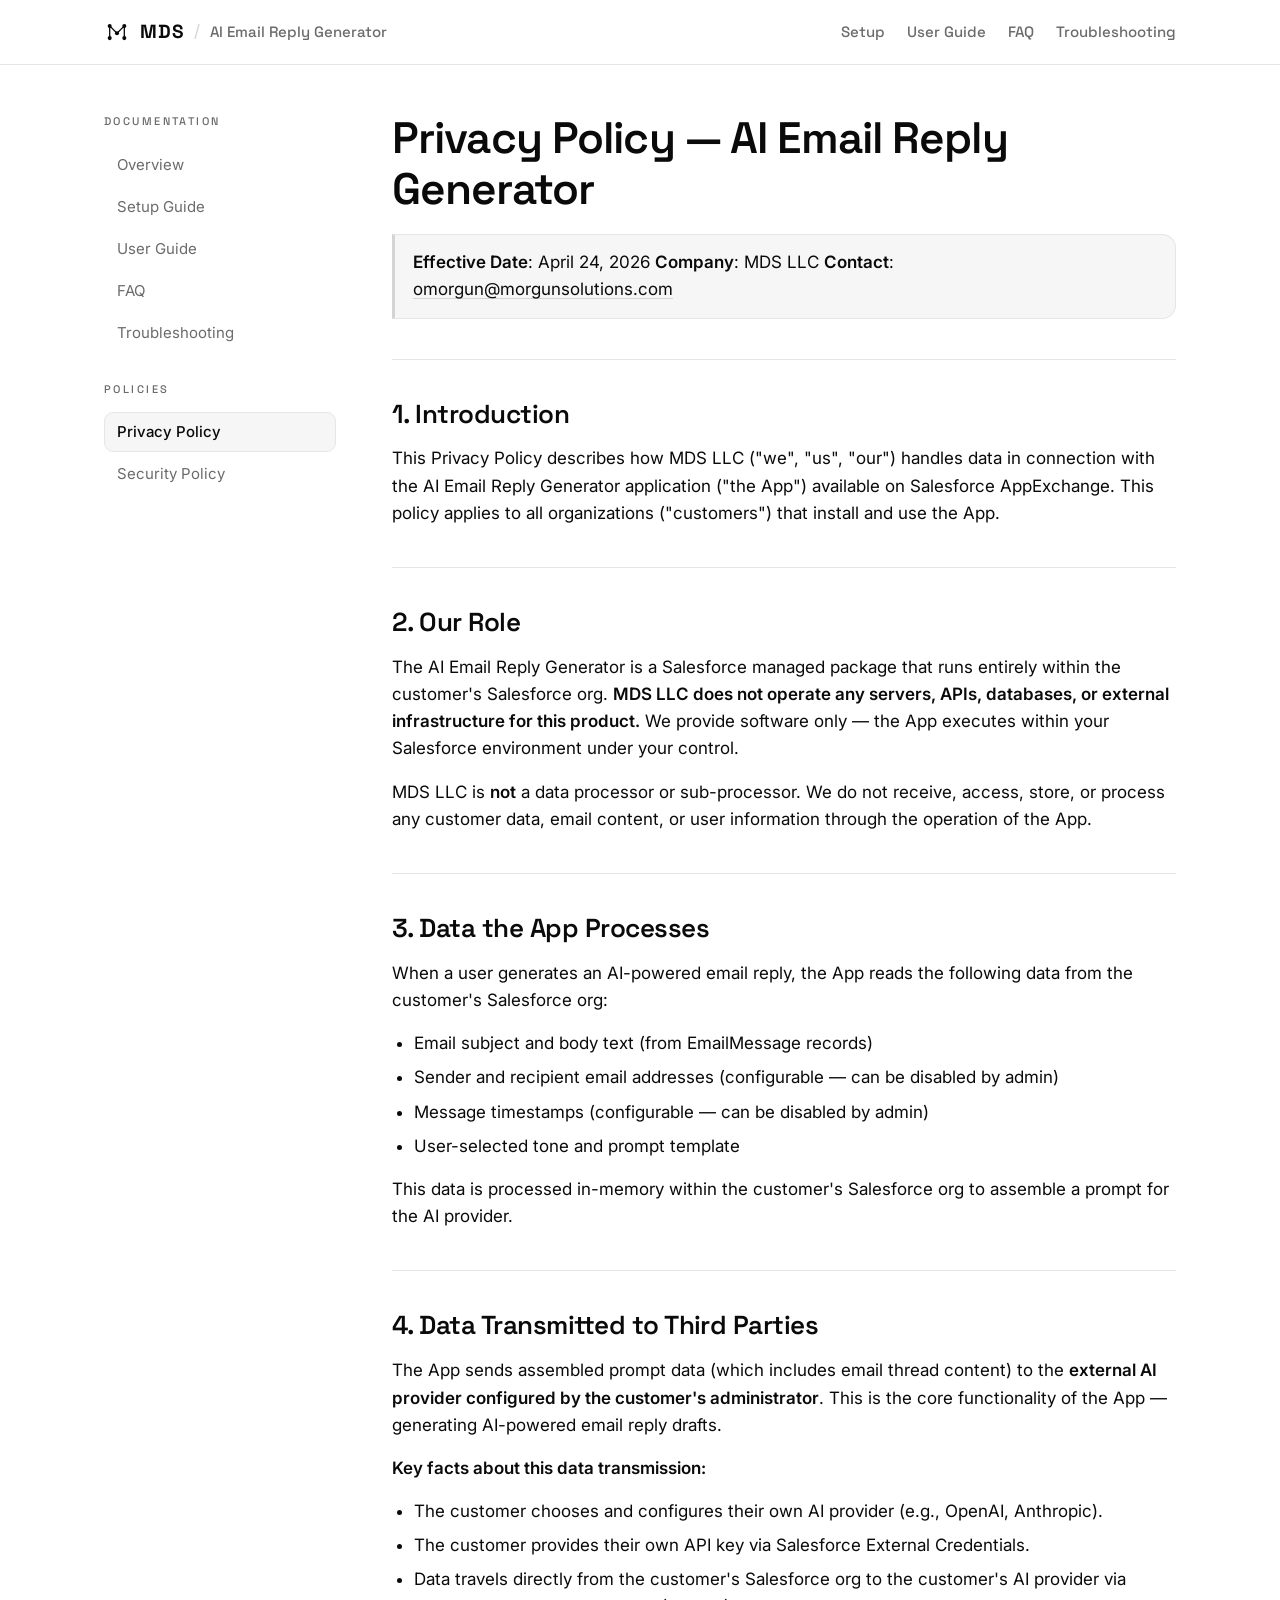
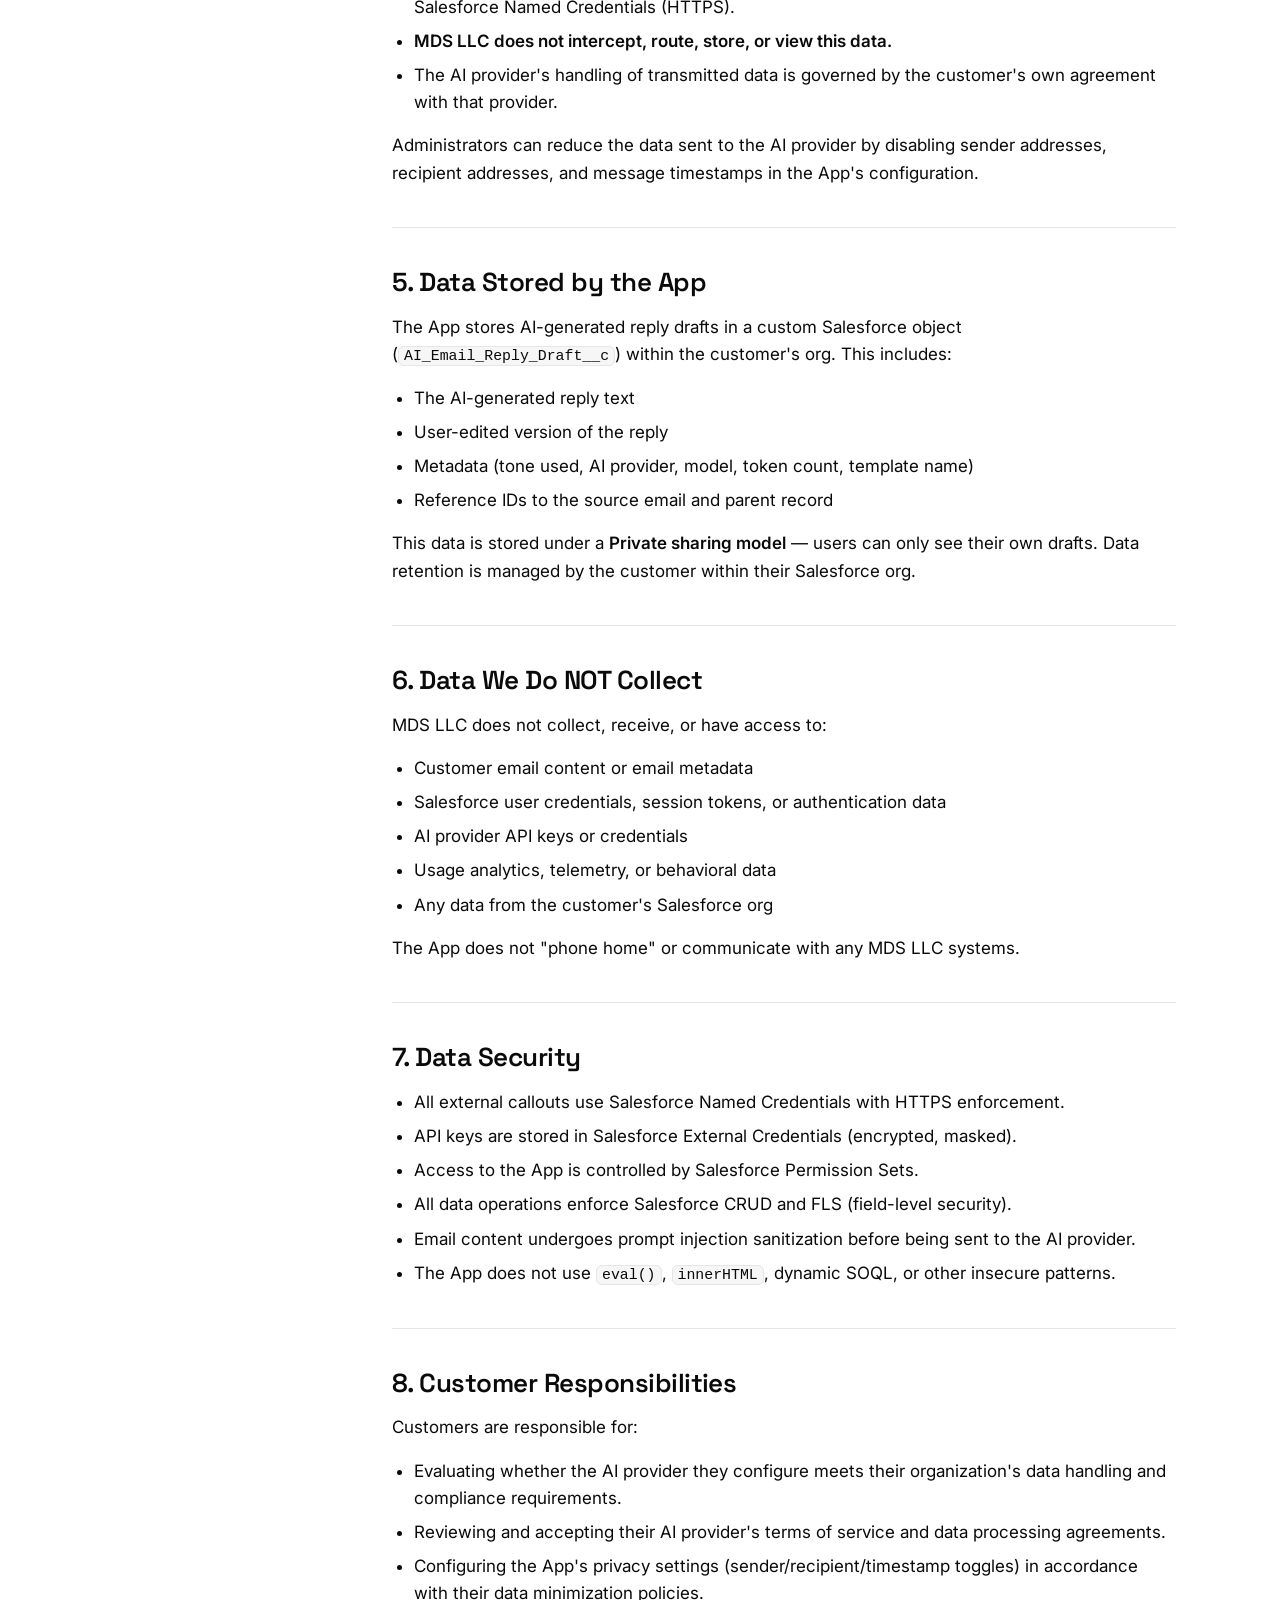
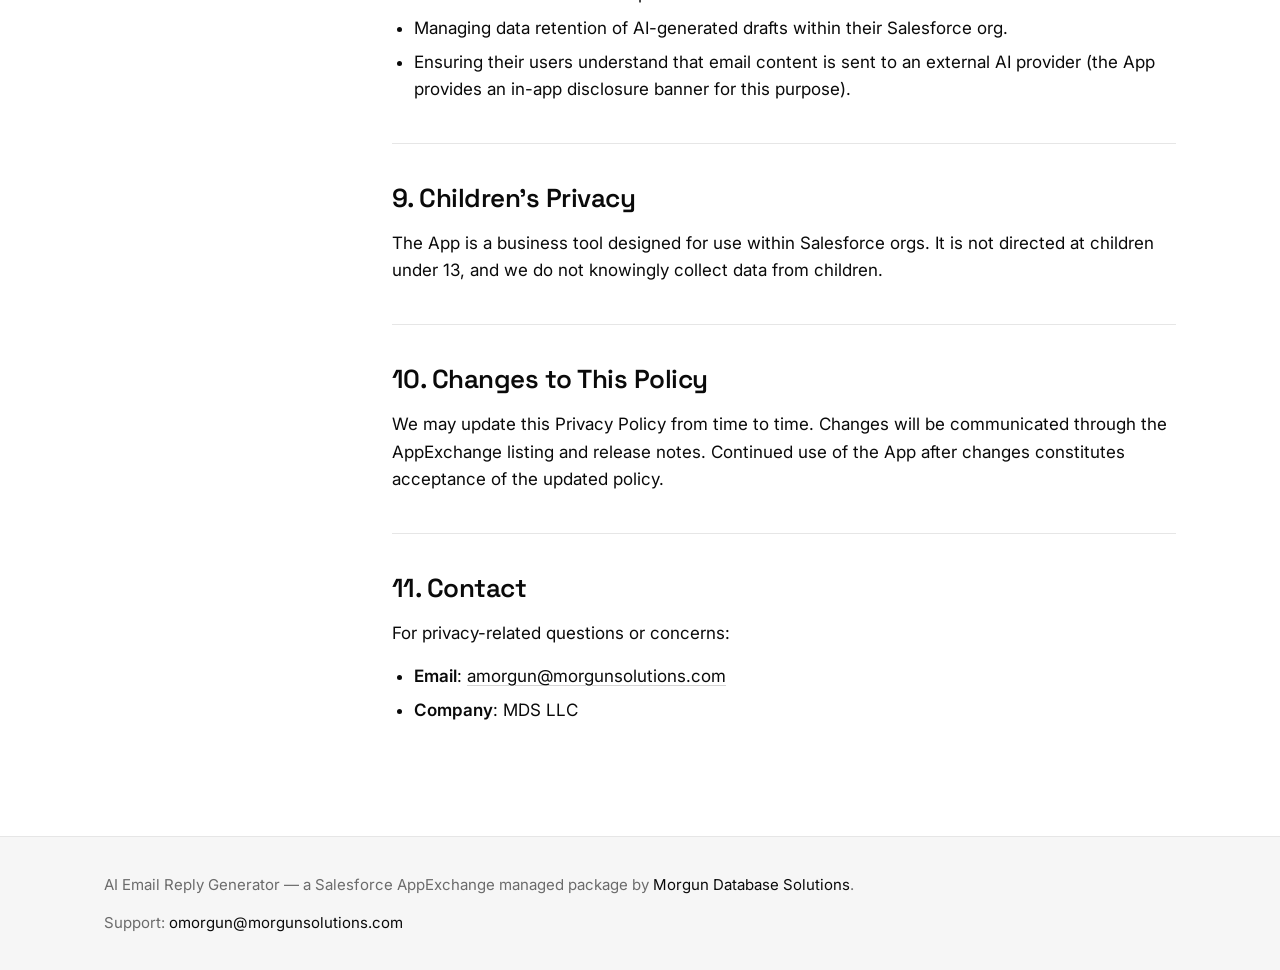
<file: sf-ai-email-generator/docs/privacy-policy.html>
<!DOCTYPE html>
<html lang="en">
<head>
  <meta charset="UTF-8" />
  <meta name="viewport" content="width=device-width, initial-scale=1.0" />
  <title>Privacy Policy — AI Email Reply Generator | MDS</title>
  <meta name="description" content="How MDS LLC handles data in connection with AI Email Reply Generator." />
  <meta name="theme-color" content="#0a0a0a" />
  <link rel="canonical" href="https://morgunsolutions.com/sf-ai-email-generator/docs/privacy-policy.html" />

  <meta property="og:title" content="Privacy Policy — AI Email Reply Generator" />
  <meta property="og:description" content="How MDS LLC handles data in connection with AI Email Reply Generator." />
  <meta property="og:type" content="article" />
  <meta property="og:url" content="https://morgunsolutions.com/sf-ai-email-generator/docs/privacy-policy.html" />

  <link rel="icon" type="image/svg+xml" href="/assets/favicon.svg" />
  <link rel="preconnect" href="https://fonts.googleapis.com" />
  <link rel="preconnect" href="https://fonts.gstatic.com" crossorigin />
  <link href="https://fonts.googleapis.com/css2?family=Inter:wght@400;500;600&family=Space+Grotesk:wght@500;600;700&display=swap" rel="stylesheet" />
  <link rel="stylesheet" href="docs.css" />
</head>
<body>

  <header class="site-header">
    <div class="container">
      <a class="brand" href="/" aria-label="MDS — Morgun Database Solutions, home">
        <svg class="mark" viewBox="0 0 64 64" fill="none" stroke="currentColor" aria-hidden="true"><path d="M14 47 V17 L32 35 L50 17 V47" stroke-width="3.2" stroke-linejoin="round" stroke-linecap="round"/><g fill="currentColor" stroke="none"><circle cx="14" cy="17" r="5"/><circle cx="50" cy="17" r="5"/><circle cx="32" cy="35" r="5"/><circle cx="14" cy="47" r="5"/><circle cx="50" cy="47" r="5"/></g></svg>
        <span class="wordmark">MDS</span>
        <span class="sep">/</span>
        <span class="product">AI Email Reply Generator</span>
      </a>
      <nav class="nav">
          <a class="navlink" href="setup.html">Setup</a>
          <a class="navlink" href="user-guide.html">User Guide</a>
          <a class="navlink" href="faq.html">FAQ</a>
          <a class="navlink" href="troubleshooting.html">Troubleshooting</a>
      </nav>
    </div>
  </header>

  <div class="container">
    <div class="layout">
      <aside class="sidebar">
        <nav aria-label="Documentation">
        <p class="eyebrow">Documentation</p>
        <ul>
          <li><a href="index.html">Overview</a></li>
          <li><a href="setup.html">Setup Guide</a></li>
          <li><a href="user-guide.html">User Guide</a></li>
          <li><a href="faq.html">FAQ</a></li>
          <li><a href="troubleshooting.html">Troubleshooting</a></li>
        </ul>
        <p class="eyebrow">Policies</p>
        <ul>
          <li><a href="privacy-policy.html" aria-current="page">Privacy Policy</a></li>
          <li><a href="security-policy.html">Security Policy</a></li>
        </ul>
        </nav>
      </aside>
      <main class="content">
<h1 id="privacy-policy--ai-email-reply-generator">Privacy Policy — AI
Email Reply Generator</h1>
<blockquote>
<p><strong>Effective Date</strong>: April 24, 2026
<strong>Company</strong>: MDS LLC <strong>Contact</strong>: <a
href="mailto:omorgun@morgunsolutions.com">omorgun@morgunsolutions.com</a></p>
</blockquote>
<hr />
<h2 id="1-introduction">1. Introduction</h2>
<p>This Privacy Policy describes how MDS LLC ("we", "us", "our") handles
data in connection with the AI Email Reply Generator application ("the
App") available on Salesforce AppExchange. This policy applies to all
organizations ("customers") that install and use the App.</p>
<hr />
<h2 id="2-our-role">2. Our Role</h2>
<p>The AI Email Reply Generator is a Salesforce managed package that
runs entirely within the customer's Salesforce org. <strong>MDS LLC does
not operate any servers, APIs, databases, or external infrastructure for
this product.</strong> We provide software only — the App executes
within your Salesforce environment under your control.</p>
<p>MDS LLC is <strong>not</strong> a data processor or sub-processor. We
do not receive, access, store, or process any customer data, email
content, or user information through the operation of the App.</p>
<hr />
<h2 id="3-data-the-app-processes">3. Data the App Processes</h2>
<p>When a user generates an AI-powered email reply, the App reads the
following data from the customer's Salesforce org:</p>
<ul>
<li>Email subject and body text (from EmailMessage records)</li>
<li>Sender and recipient email addresses (configurable — can be disabled
by admin)</li>
<li>Message timestamps (configurable — can be disabled by admin)</li>
<li>User-selected tone and prompt template</li>
</ul>
<p>This data is processed in-memory within the customer's Salesforce org
to assemble a prompt for the AI provider.</p>
<hr />
<h2 id="4-data-transmitted-to-third-parties">4. Data Transmitted to
Third Parties</h2>
<p>The App sends assembled prompt data (which includes email thread
content) to the <strong>external AI provider configured by the
customer's administrator</strong>. This is the core functionality of the
App — generating AI-powered email reply drafts.</p>
<p><strong>Key facts about this data transmission:</strong></p>
<ul>
<li>The customer chooses and configures their own AI provider (e.g.,
OpenAI, Anthropic).</li>
<li>The customer provides their own API key via Salesforce External
Credentials.</li>
<li>Data travels directly from the customer's Salesforce org to the
customer's AI provider via Salesforce Named Credentials (HTTPS).</li>
<li><strong>MDS LLC does not intercept, route, store, or view this
data.</strong></li>
<li>The AI provider's handling of transmitted data is governed by the
customer's own agreement with that provider.</li>
</ul>
<p>Administrators can reduce the data sent to the AI provider by
disabling sender addresses, recipient addresses, and message timestamps
in the App's configuration.</p>
<hr />
<h2 id="5-data-stored-by-the-app">5. Data Stored by the App</h2>
<p>The App stores AI-generated reply drafts in a custom Salesforce
object (<code>AI_Email_Reply_Draft__c</code>) within the customer's org.
This includes:</p>
<ul>
<li>The AI-generated reply text</li>
<li>User-edited version of the reply</li>
<li>Metadata (tone used, AI provider, model, token count, template
name)</li>
<li>Reference IDs to the source email and parent record</li>
</ul>
<p>This data is stored under a <strong>Private sharing model</strong> —
users can only see their own drafts. Data retention is managed by the
customer within their Salesforce org.</p>
<hr />
<h2 id="6-data-we-do-not-collect">6. Data We Do NOT Collect</h2>
<p>MDS LLC does not collect, receive, or have access to:</p>
<ul>
<li>Customer email content or email metadata</li>
<li>Salesforce user credentials, session tokens, or authentication
data</li>
<li>AI provider API keys or credentials</li>
<li>Usage analytics, telemetry, or behavioral data</li>
<li>Any data from the customer's Salesforce org</li>
</ul>
<p>The App does not "phone home" or communicate with any MDS LLC
systems.</p>
<hr />
<h2 id="7-data-security">7. Data Security</h2>
<ul>
<li>All external callouts use Salesforce Named Credentials with HTTPS
enforcement.</li>
<li>API keys are stored in Salesforce External Credentials (encrypted,
masked).</li>
<li>Access to the App is controlled by Salesforce Permission Sets.</li>
<li>All data operations enforce Salesforce CRUD and FLS (field-level
security).</li>
<li>Email content undergoes prompt injection sanitization before being
sent to the AI provider.</li>
<li>The App does not use <code>eval()</code>, <code>innerHTML</code>,
dynamic SOQL, or other insecure patterns.</li>
</ul>
<hr />
<h2 id="8-customer-responsibilities">8. Customer Responsibilities</h2>
<p>Customers are responsible for:</p>
<ul>
<li>Evaluating whether the AI provider they configure meets their
organization's data handling and compliance requirements.</li>
<li>Reviewing and accepting their AI provider's terms of service and
data processing agreements.</li>
<li>Configuring the App's privacy settings (sender/recipient/timestamp
toggles) in accordance with their data minimization policies.</li>
<li>Managing data retention of AI-generated drafts within their
Salesforce org.</li>
<li>Ensuring their users understand that email content is sent to an
external AI provider (the App provides an in-app disclosure banner for
this purpose).</li>
</ul>
<hr />
<h2 id="9-childrens-privacy">9. Children's Privacy</h2>
<p>The App is a business tool designed for use within Salesforce orgs.
It is not directed at children under 13, and we do not knowingly collect
data from children.</p>
<hr />
<h2 id="10-changes-to-this-policy">10. Changes to This Policy</h2>
<p>We may update this Privacy Policy from time to time. Changes will be
communicated through the AppExchange listing and release notes.
Continued use of the App after changes constitutes acceptance of the
updated policy.</p>
<hr />
<h2 id="11-contact">11. Contact</h2>
<p>For privacy-related questions or concerns:</p>
<ul>
<li><strong>Email</strong>: <a
href="mailto:amorgun@morgunsolutions.com">amorgun@morgunsolutions.com</a></li>
<li><strong>Company</strong>: MDS LLC</li>
</ul>
      </main>
    </div>
  </div>

  <footer class="site-footer">
    <div class="container">
      <span>AI Email Reply Generator — a Salesforce AppExchange managed package by
        <a href="/">Morgun Database Solutions</a>.</span>
      <span>Support: <a href="mailto:omorgun@morgunsolutions.com">omorgun@morgunsolutions.com</a></span>
    </div>
  </footer>

</body>
</html>
</file>
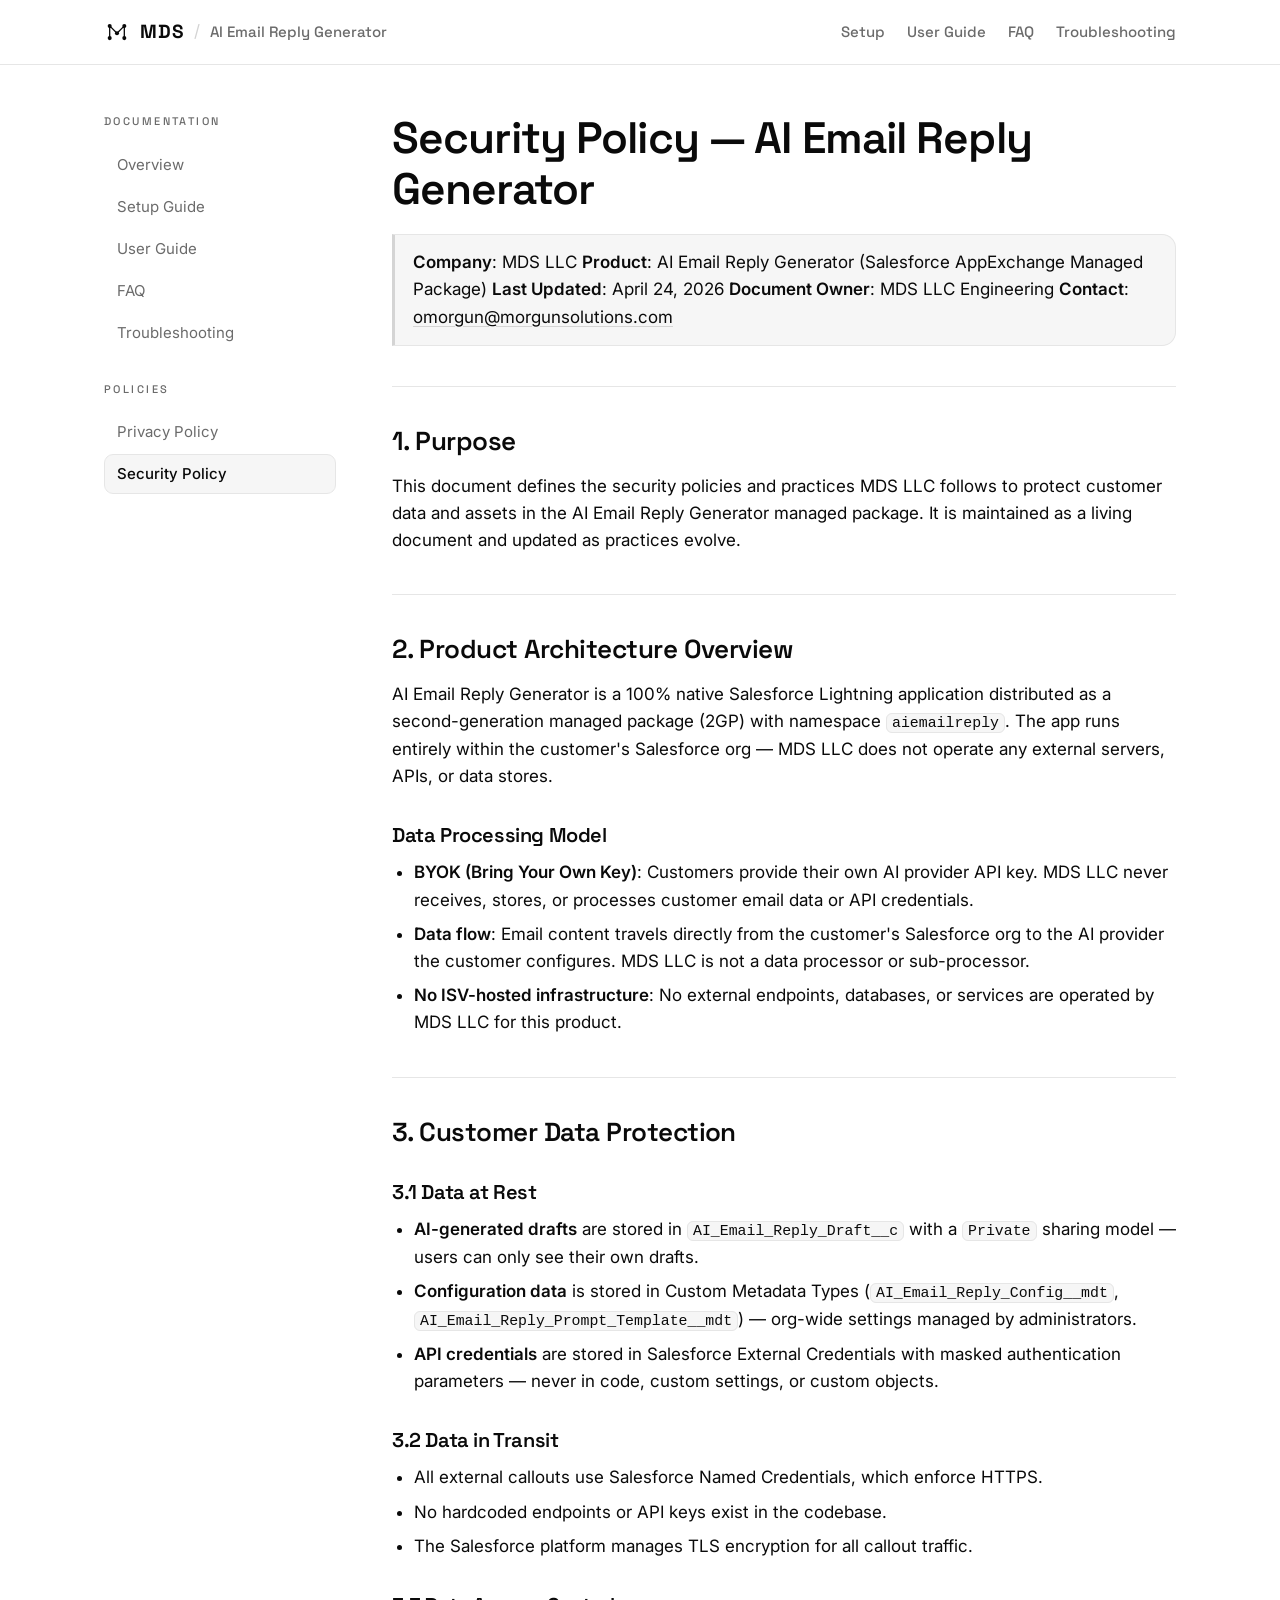
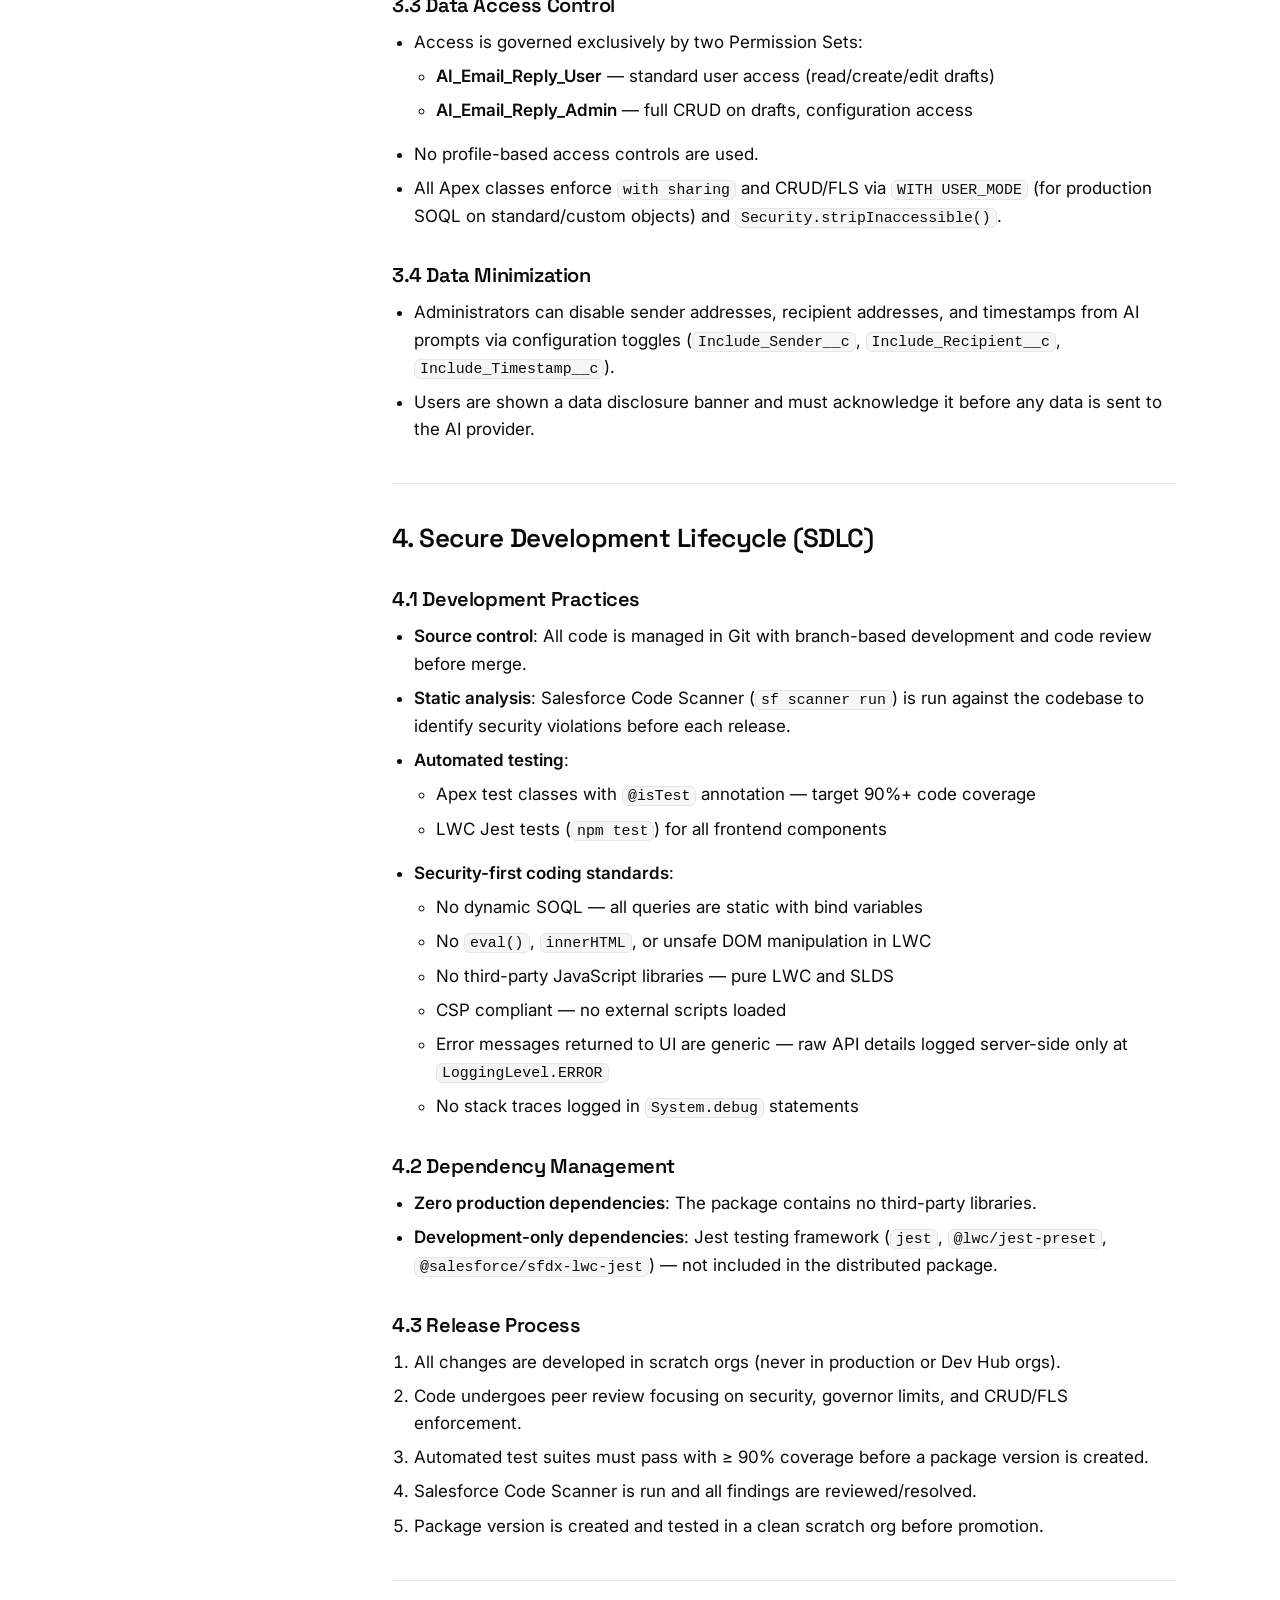
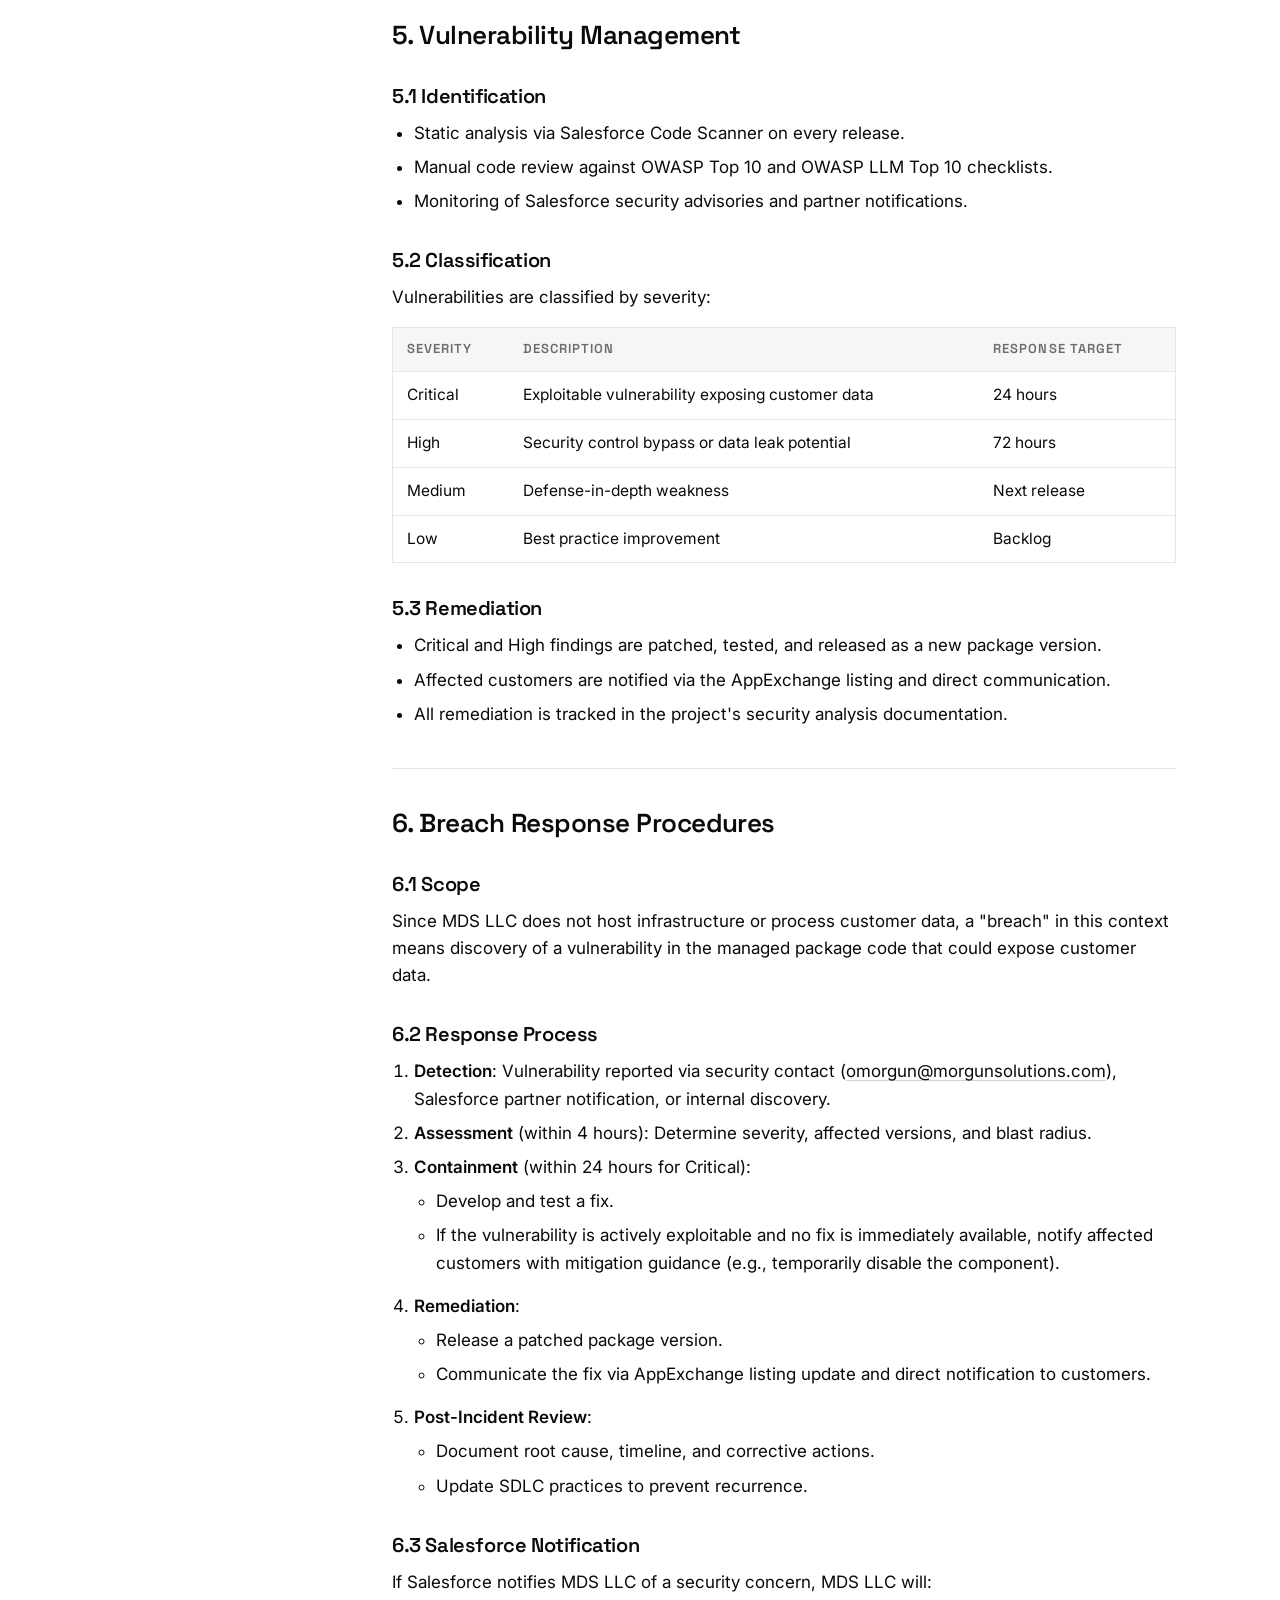
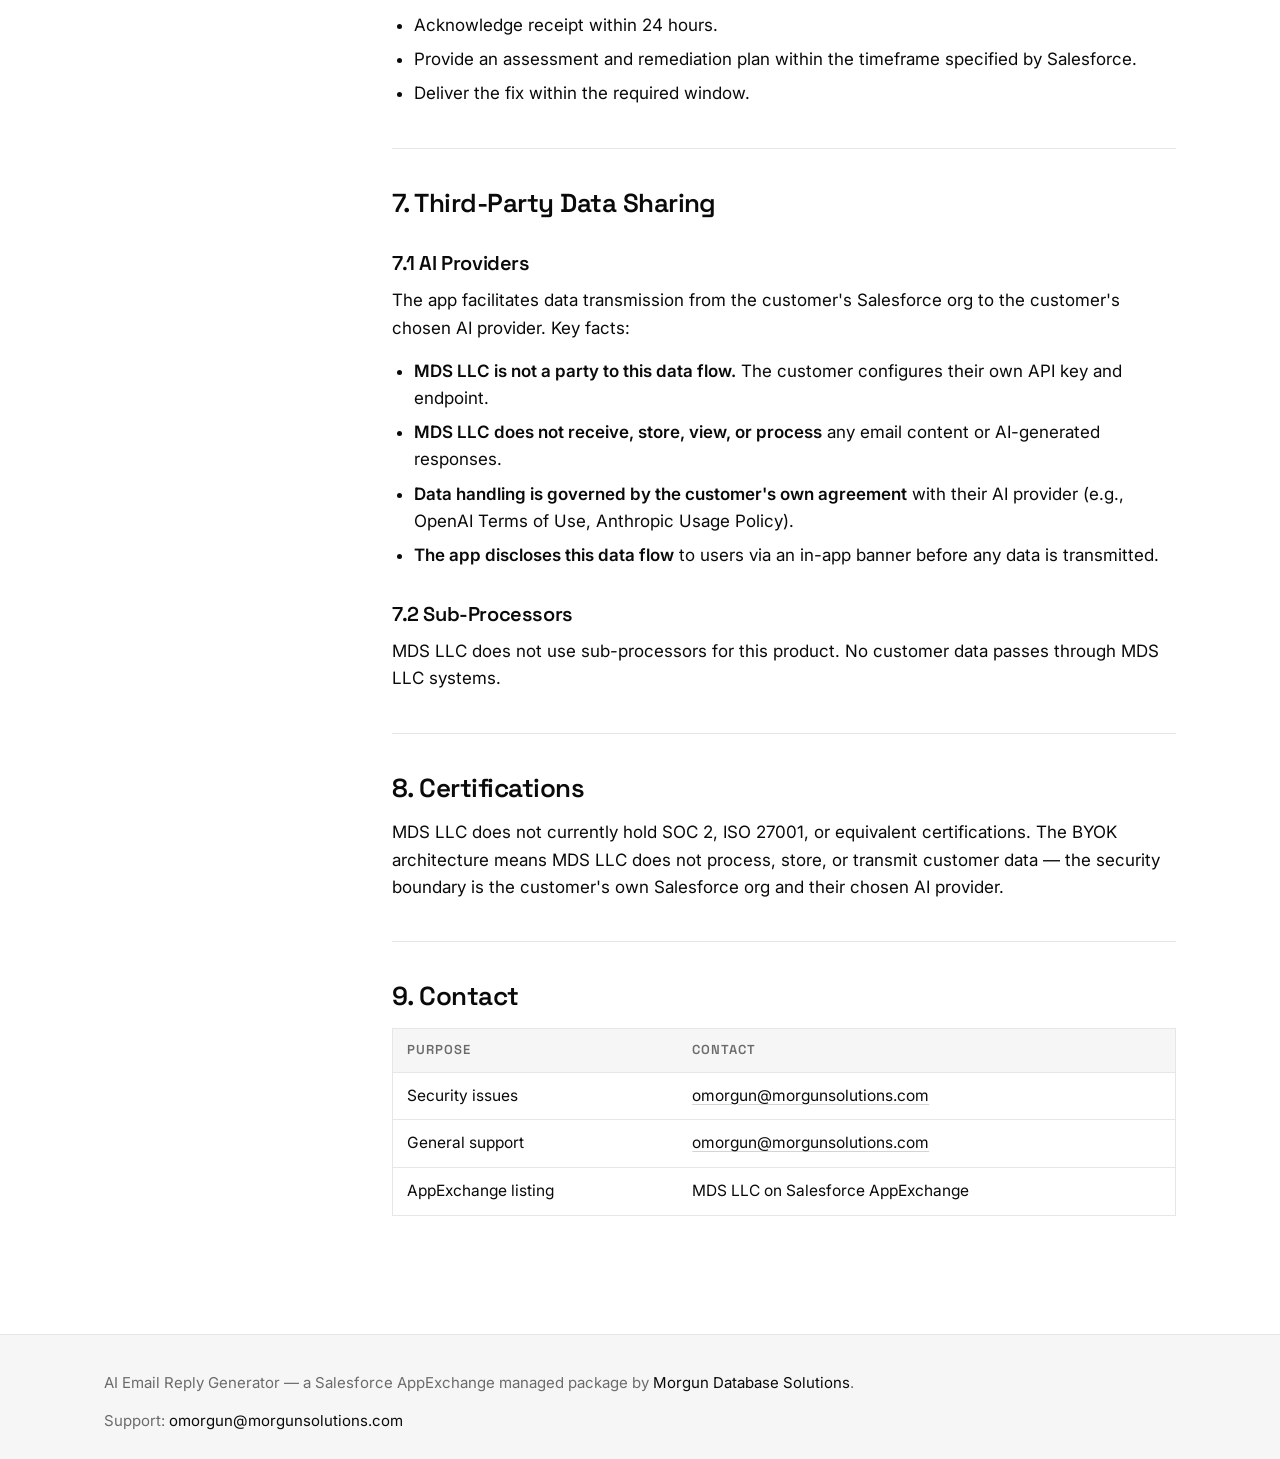
<file: sf-ai-email-generator/docs/security-policy.html>
<!DOCTYPE html>
<html lang="en">
<head>
  <meta charset="UTF-8" />
  <meta name="viewport" content="width=device-width, initial-scale=1.0" />
  <title>Security Policy — AI Email Reply Generator | MDS</title>
  <meta name="description" content="Security practices, vulnerability response and breach response for AI Email Reply Generator." />
  <meta name="theme-color" content="#0a0a0a" />
  <link rel="canonical" href="https://morgunsolutions.com/sf-ai-email-generator/docs/security-policy.html" />

  <meta property="og:title" content="Security Policy — AI Email Reply Generator" />
  <meta property="og:description" content="Security practices, vulnerability response and breach response for AI Email Reply Generator." />
  <meta property="og:type" content="article" />
  <meta property="og:url" content="https://morgunsolutions.com/sf-ai-email-generator/docs/security-policy.html" />

  <link rel="icon" type="image/svg+xml" href="/assets/favicon.svg" />
  <link rel="preconnect" href="https://fonts.googleapis.com" />
  <link rel="preconnect" href="https://fonts.gstatic.com" crossorigin />
  <link href="https://fonts.googleapis.com/css2?family=Inter:wght@400;500;600&family=Space+Grotesk:wght@500;600;700&display=swap" rel="stylesheet" />
  <link rel="stylesheet" href="docs.css" />
</head>
<body>

  <header class="site-header">
    <div class="container">
      <a class="brand" href="/" aria-label="MDS — Morgun Database Solutions, home">
        <svg class="mark" viewBox="0 0 64 64" fill="none" stroke="currentColor" aria-hidden="true"><path d="M14 47 V17 L32 35 L50 17 V47" stroke-width="3.2" stroke-linejoin="round" stroke-linecap="round"/><g fill="currentColor" stroke="none"><circle cx="14" cy="17" r="5"/><circle cx="50" cy="17" r="5"/><circle cx="32" cy="35" r="5"/><circle cx="14" cy="47" r="5"/><circle cx="50" cy="47" r="5"/></g></svg>
        <span class="wordmark">MDS</span>
        <span class="sep">/</span>
        <span class="product">AI Email Reply Generator</span>
      </a>
      <nav class="nav">
          <a class="navlink" href="setup.html">Setup</a>
          <a class="navlink" href="user-guide.html">User Guide</a>
          <a class="navlink" href="faq.html">FAQ</a>
          <a class="navlink" href="troubleshooting.html">Troubleshooting</a>
      </nav>
    </div>
  </header>

  <div class="container">
    <div class="layout">
      <aside class="sidebar">
        <nav aria-label="Documentation">
        <p class="eyebrow">Documentation</p>
        <ul>
          <li><a href="index.html">Overview</a></li>
          <li><a href="setup.html">Setup Guide</a></li>
          <li><a href="user-guide.html">User Guide</a></li>
          <li><a href="faq.html">FAQ</a></li>
          <li><a href="troubleshooting.html">Troubleshooting</a></li>
        </ul>
        <p class="eyebrow">Policies</p>
        <ul>
          <li><a href="privacy-policy.html">Privacy Policy</a></li>
          <li><a href="security-policy.html" aria-current="page">Security Policy</a></li>
        </ul>
        </nav>
      </aside>
      <main class="content">
<h1 id="security-policy--ai-email-reply-generator">Security Policy — AI
Email Reply Generator</h1>
<blockquote>
<p><strong>Company</strong>: MDS LLC <strong>Product</strong>: AI Email
Reply Generator (Salesforce AppExchange Managed Package) <strong>Last
Updated</strong>: April 24, 2026 <strong>Document Owner</strong>: MDS
LLC Engineering <strong>Contact</strong>: <a
href="mailto:omorgun@morgunsolutions.com">omorgun@morgunsolutions.com</a></p>
</blockquote>
<hr />
<h2 id="1-purpose">1. Purpose</h2>
<p>This document defines the security policies and practices MDS LLC
follows to protect customer data and assets in the AI Email Reply
Generator managed package. It is maintained as a living document and
updated as practices evolve.</p>
<hr />
<h2 id="2-product-architecture-overview">2. Product Architecture
Overview</h2>
<p>AI Email Reply Generator is a 100% native Salesforce Lightning
application distributed as a second-generation managed package (2GP)
with namespace <code>aiemailreply</code>. The app runs entirely within
the customer's Salesforce org — MDS LLC does not operate any external
servers, APIs, or data stores.</p>
<h3 id="data-processing-model">Data Processing Model</h3>
<ul>
<li><strong>BYOK (Bring Your Own Key)</strong>: Customers provide their
own AI provider API key. MDS LLC never receives, stores, or processes
customer email data or API credentials.</li>
<li><strong>Data flow</strong>: Email content travels directly from the
customer's Salesforce org to the AI provider the customer configures.
MDS LLC is not a data processor or sub-processor.</li>
<li><strong>No ISV-hosted infrastructure</strong>: No external
endpoints, databases, or services are operated by MDS LLC for this
product.</li>
</ul>
<hr />
<h2 id="3-customer-data-protection">3. Customer Data Protection</h2>
<h3 id="31-data-at-rest">3.1 Data at Rest</h3>
<ul>
<li><strong>AI-generated drafts</strong> are stored in
<code>AI_Email_Reply_Draft__c</code> with a <code>Private</code> sharing
model — users can only see their own drafts.</li>
<li><strong>Configuration data</strong> is stored in Custom Metadata
Types (<code>AI_Email_Reply_Config__mdt</code>,
<code>AI_Email_Reply_Prompt_Template__mdt</code>) — org-wide settings
managed by administrators.</li>
<li><strong>API credentials</strong> are stored in Salesforce External
Credentials with masked authentication parameters — never in code,
custom settings, or custom objects.</li>
</ul>
<h3 id="32-data-in-transit">3.2 Data in Transit</h3>
<ul>
<li>All external callouts use Salesforce Named Credentials, which
enforce HTTPS.</li>
<li>No hardcoded endpoints or API keys exist in the codebase.</li>
<li>The Salesforce platform manages TLS encryption for all callout
traffic.</li>
</ul>
<h3 id="33-data-access-control">3.3 Data Access Control</h3>
<ul>
<li>Access is governed exclusively by two Permission Sets:
<ul>
<li><strong>AI_Email_Reply_User</strong> — standard user access
(read/create/edit drafts)</li>
<li><strong>AI_Email_Reply_Admin</strong> — full CRUD on drafts,
configuration access</li>
</ul></li>
<li>No profile-based access controls are used.</li>
<li>All Apex classes enforce <code>with sharing</code> and CRUD/FLS via
<code>WITH USER_MODE</code> (for production SOQL on standard/custom
objects) and <code>Security.stripInaccessible()</code>.</li>
</ul>
<h3 id="34-data-minimization">3.4 Data Minimization</h3>
<ul>
<li>Administrators can disable sender addresses, recipient addresses,
and timestamps from AI prompts via configuration toggles
(<code>Include_Sender__c</code>, <code>Include_Recipient__c</code>,
<code>Include_Timestamp__c</code>).</li>
<li>Users are shown a data disclosure banner and must acknowledge it
before any data is sent to the AI provider.</li>
</ul>
<hr />
<h2 id="4-secure-development-lifecycle-sdlc">4. Secure Development
Lifecycle (SDLC)</h2>
<h3 id="41-development-practices">4.1 Development Practices</h3>
<ul>
<li><strong>Source control</strong>: All code is managed in Git with
branch-based development and code review before merge.</li>
<li><strong>Static analysis</strong>: Salesforce Code Scanner
(<code>sf scanner run</code>) is run against the codebase to identify
security violations before each release.</li>
<li><strong>Automated testing</strong>:
<ul>
<li>Apex test classes with <code>@isTest</code> annotation — target 90%+
code coverage</li>
<li>LWC Jest tests (<code>npm test</code>) for all frontend
components</li>
</ul></li>
<li><strong>Security-first coding standards</strong>:
<ul>
<li>No dynamic SOQL — all queries are static with bind variables</li>
<li>No <code>eval()</code>, <code>innerHTML</code>, or unsafe DOM
manipulation in LWC</li>
<li>No third-party JavaScript libraries — pure LWC and SLDS</li>
<li>CSP compliant — no external scripts loaded</li>
<li>Error messages returned to UI are generic — raw API details logged
server-side only at <code>LoggingLevel.ERROR</code></li>
<li>No stack traces logged in <code>System.debug</code> statements</li>
</ul></li>
</ul>
<h3 id="42-dependency-management">4.2 Dependency Management</h3>
<ul>
<li><strong>Zero production dependencies</strong>: The package contains
no third-party libraries.</li>
<li><strong>Development-only dependencies</strong>: Jest testing
framework (<code>jest</code>, <code>@lwc/jest-preset</code>,
<code>@salesforce/sfdx-lwc-jest</code>) — not included in the
distributed package.</li>
</ul>
<h3 id="43-release-process">4.3 Release Process</h3>
<ol type="1">
<li>All changes are developed in scratch orgs (never in production or
Dev Hub orgs).</li>
<li>Code undergoes peer review focusing on security, governor limits,
and CRUD/FLS enforcement.</li>
<li>Automated test suites must pass with ≥ 90% coverage before a package
version is created.</li>
<li>Salesforce Code Scanner is run and all findings are
reviewed/resolved.</li>
<li>Package version is created and tested in a clean scratch org before
promotion.</li>
</ol>
<hr />
<h2 id="5-vulnerability-management">5. Vulnerability Management</h2>
<h3 id="51-identification">5.1 Identification</h3>
<ul>
<li>Static analysis via Salesforce Code Scanner on every release.</li>
<li>Manual code review against OWASP Top 10 and OWASP LLM Top 10
checklists.</li>
<li>Monitoring of Salesforce security advisories and partner
notifications.</li>
</ul>
<h3 id="52-classification">5.2 Classification</h3>
<p>Vulnerabilities are classified by severity:</p>
<div class="table-wrap"><table>
<thead>
<tr>
<th>Severity</th>
<th>Description</th>
<th>Response Target</th>
</tr>
</thead>
<tbody>
<tr>
<td>Critical</td>
<td>Exploitable vulnerability exposing customer data</td>
<td>24 hours</td>
</tr>
<tr>
<td>High</td>
<td>Security control bypass or data leak potential</td>
<td>72 hours</td>
</tr>
<tr>
<td>Medium</td>
<td>Defense-in-depth weakness</td>
<td>Next release</td>
</tr>
<tr>
<td>Low</td>
<td>Best practice improvement</td>
<td>Backlog</td>
</tr>
</tbody>
</table></div>
<h3 id="53-remediation">5.3 Remediation</h3>
<ul>
<li>Critical and High findings are patched, tested, and released as a
new package version.</li>
<li>Affected customers are notified via the AppExchange listing and
direct communication.</li>
<li>All remediation is tracked in the project's security analysis
documentation.</li>
</ul>
<hr />
<h2 id="6-breach-response-procedures">6. Breach Response Procedures</h2>
<h3 id="61-scope">6.1 Scope</h3>
<p>Since MDS LLC does not host infrastructure or process customer data,
a "breach" in this context means discovery of a vulnerability in the
managed package code that could expose customer data.</p>
<h3 id="62-response-process">6.2 Response Process</h3>
<ol type="1">
<li><strong>Detection</strong>: Vulnerability reported via security
contact (<a
href="mailto:omorgun@morgunsolutions.com">omorgun@morgunsolutions.com</a>),
Salesforce partner notification, or internal discovery.</li>
<li><strong>Assessment</strong> (within 4 hours): Determine severity,
affected versions, and blast radius.</li>
<li><strong>Containment</strong> (within 24 hours for Critical):
<ul>
<li>Develop and test a fix.</li>
<li>If the vulnerability is actively exploitable and no fix is
immediately available, notify affected customers with mitigation
guidance (e.g., temporarily disable the component).</li>
</ul></li>
<li><strong>Remediation</strong>:
<ul>
<li>Release a patched package version.</li>
<li>Communicate the fix via AppExchange listing update and direct
notification to customers.</li>
</ul></li>
<li><strong>Post-Incident Review</strong>:
<ul>
<li>Document root cause, timeline, and corrective actions.</li>
<li>Update SDLC practices to prevent recurrence.</li>
</ul></li>
</ol>
<h3 id="63-salesforce-notification">6.3 Salesforce Notification</h3>
<p>If Salesforce notifies MDS LLC of a security concern, MDS LLC
will:</p>
<ul>
<li>Acknowledge receipt within 24 hours.</li>
<li>Provide an assessment and remediation plan within the timeframe
specified by Salesforce.</li>
<li>Deliver the fix within the required window.</li>
</ul>
<hr />
<h2 id="7-third-party-data-sharing">7. Third-Party Data Sharing</h2>
<h3 id="71-ai-providers">7.1 AI Providers</h3>
<p>The app facilitates data transmission from the customer's Salesforce
org to the customer's chosen AI provider. Key facts:</p>
<ul>
<li><strong>MDS LLC is not a party to this data flow.</strong> The
customer configures their own API key and endpoint.</li>
<li><strong>MDS LLC does not receive, store, view, or process</strong>
any email content or AI-generated responses.</li>
<li><strong>Data handling is governed by the customer's own
agreement</strong> with their AI provider (e.g., OpenAI Terms of Use,
Anthropic Usage Policy).</li>
<li><strong>The app discloses this data flow</strong> to users via an
in-app banner before any data is transmitted.</li>
</ul>
<h3 id="72-sub-processors">7.2 Sub-Processors</h3>
<p>MDS LLC does not use sub-processors for this product. No customer
data passes through MDS LLC systems.</p>
<hr />
<h2 id="8-certifications">8. Certifications</h2>
<p>MDS LLC does not currently hold SOC 2, ISO 27001, or equivalent
certifications. The BYOK architecture means MDS LLC does not process,
store, or transmit customer data — the security boundary is the
customer's own Salesforce org and their chosen AI provider.</p>
<hr />
<h2 id="9-contact">9. Contact</h2>
<div class="table-wrap"><table>
<thead>
<tr>
<th>Purpose</th>
<th>Contact</th>
</tr>
</thead>
<tbody>
<tr>
<td>Security issues</td>
<td><a
href="mailto:omorgun@morgunsolutions.com">omorgun@morgunsolutions.com</a></td>
</tr>
<tr>
<td>General support</td>
<td><a
href="mailto:omorgun@morgunsolutions.com">omorgun@morgunsolutions.com</a></td>
</tr>
<tr>
<td>AppExchange listing</td>
<td>MDS LLC on Salesforce AppExchange</td>
</tr>
</tbody>
</table></div>
      </main>
    </div>
  </div>

  <footer class="site-footer">
    <div class="container">
      <span>AI Email Reply Generator — a Salesforce AppExchange managed package by
        <a href="/">Morgun Database Solutions</a>.</span>
      <span>Support: <a href="mailto:omorgun@morgunsolutions.com">omorgun@morgunsolutions.com</a></span>
    </div>
  </footer>

</body>
</html>
</file>
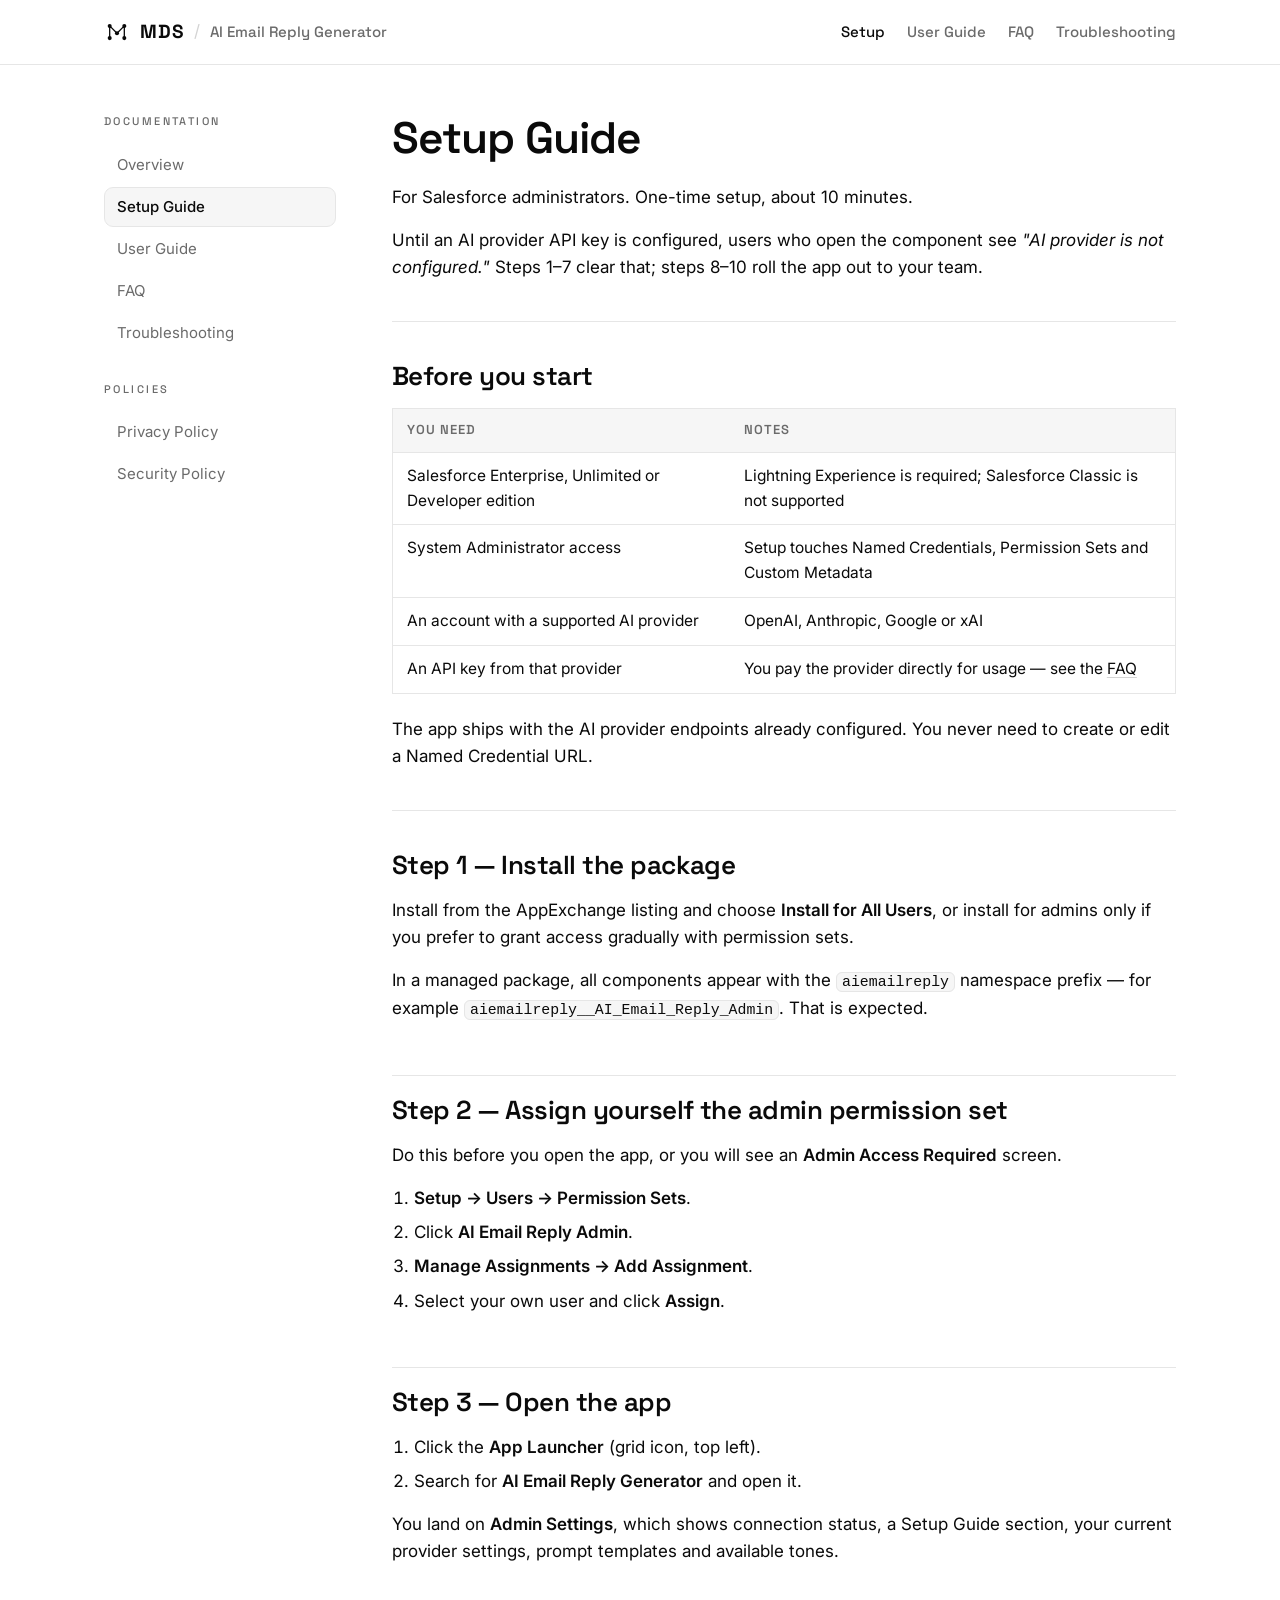
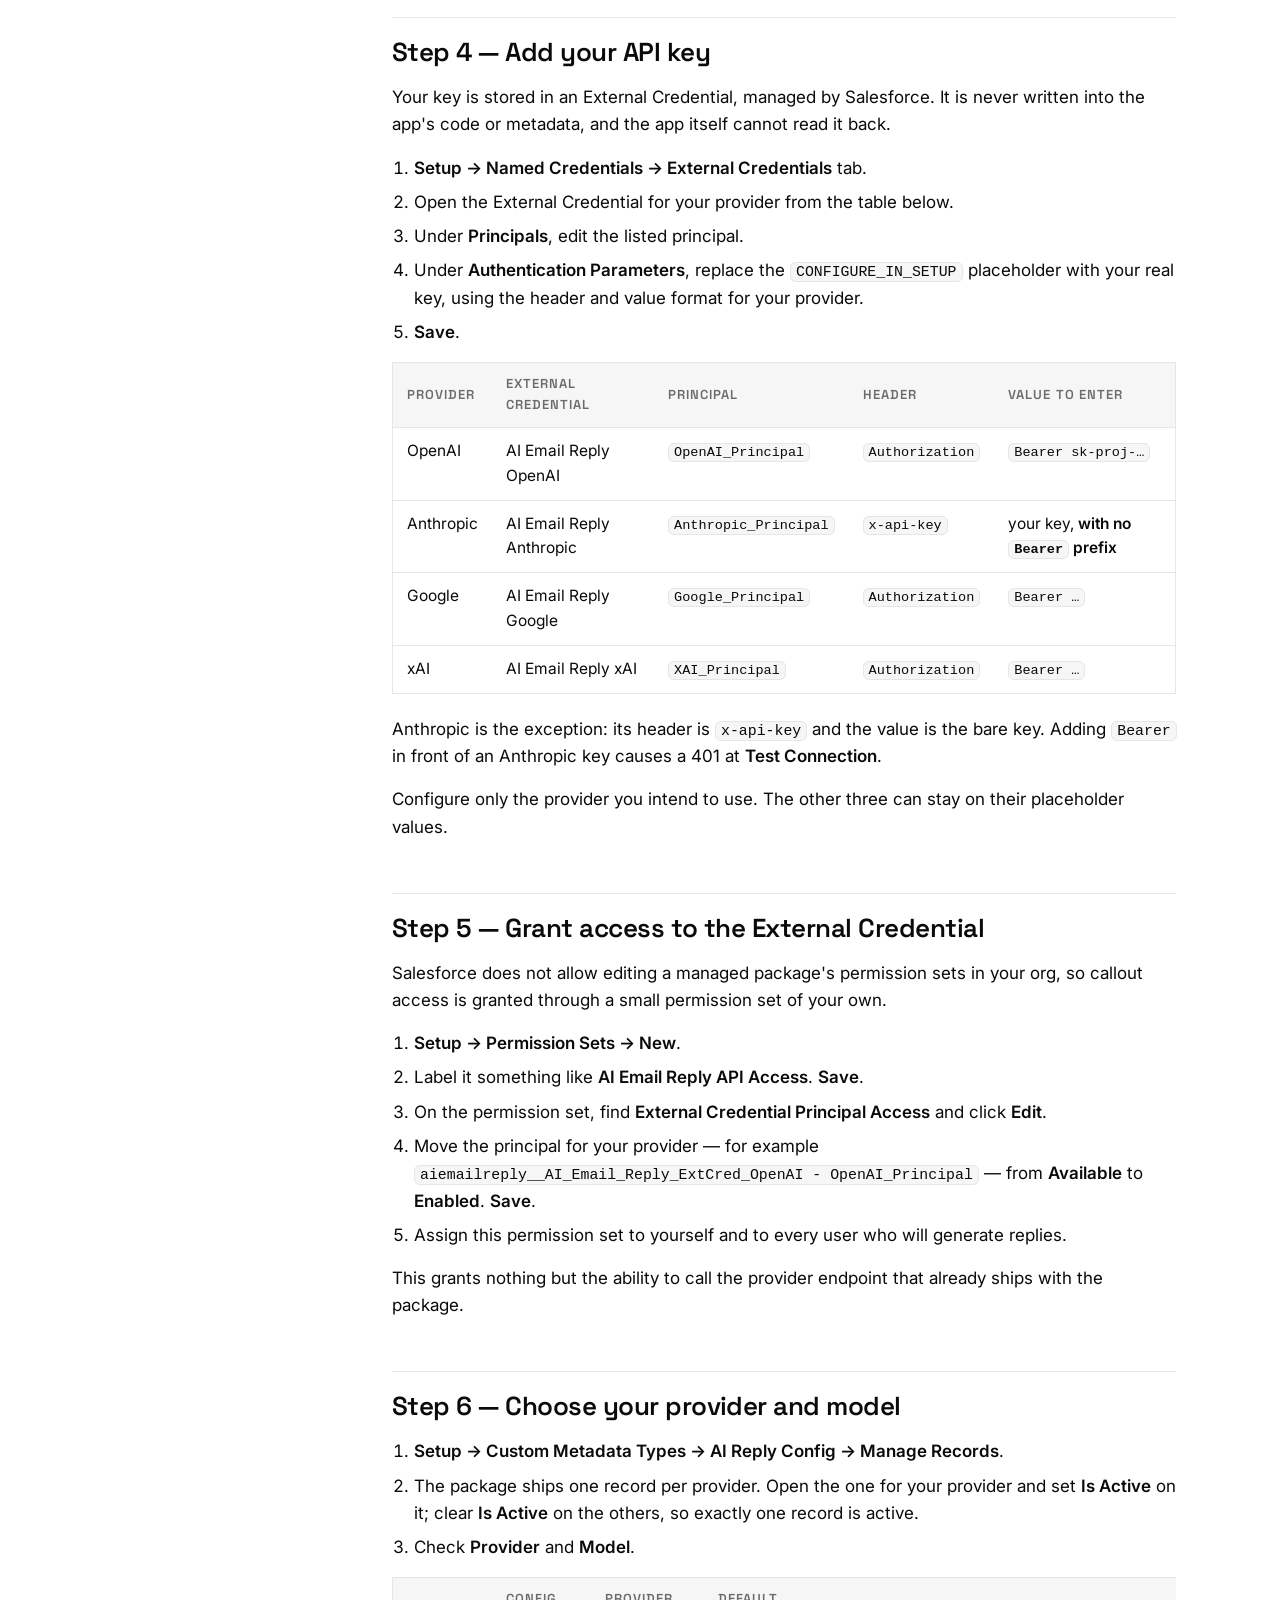
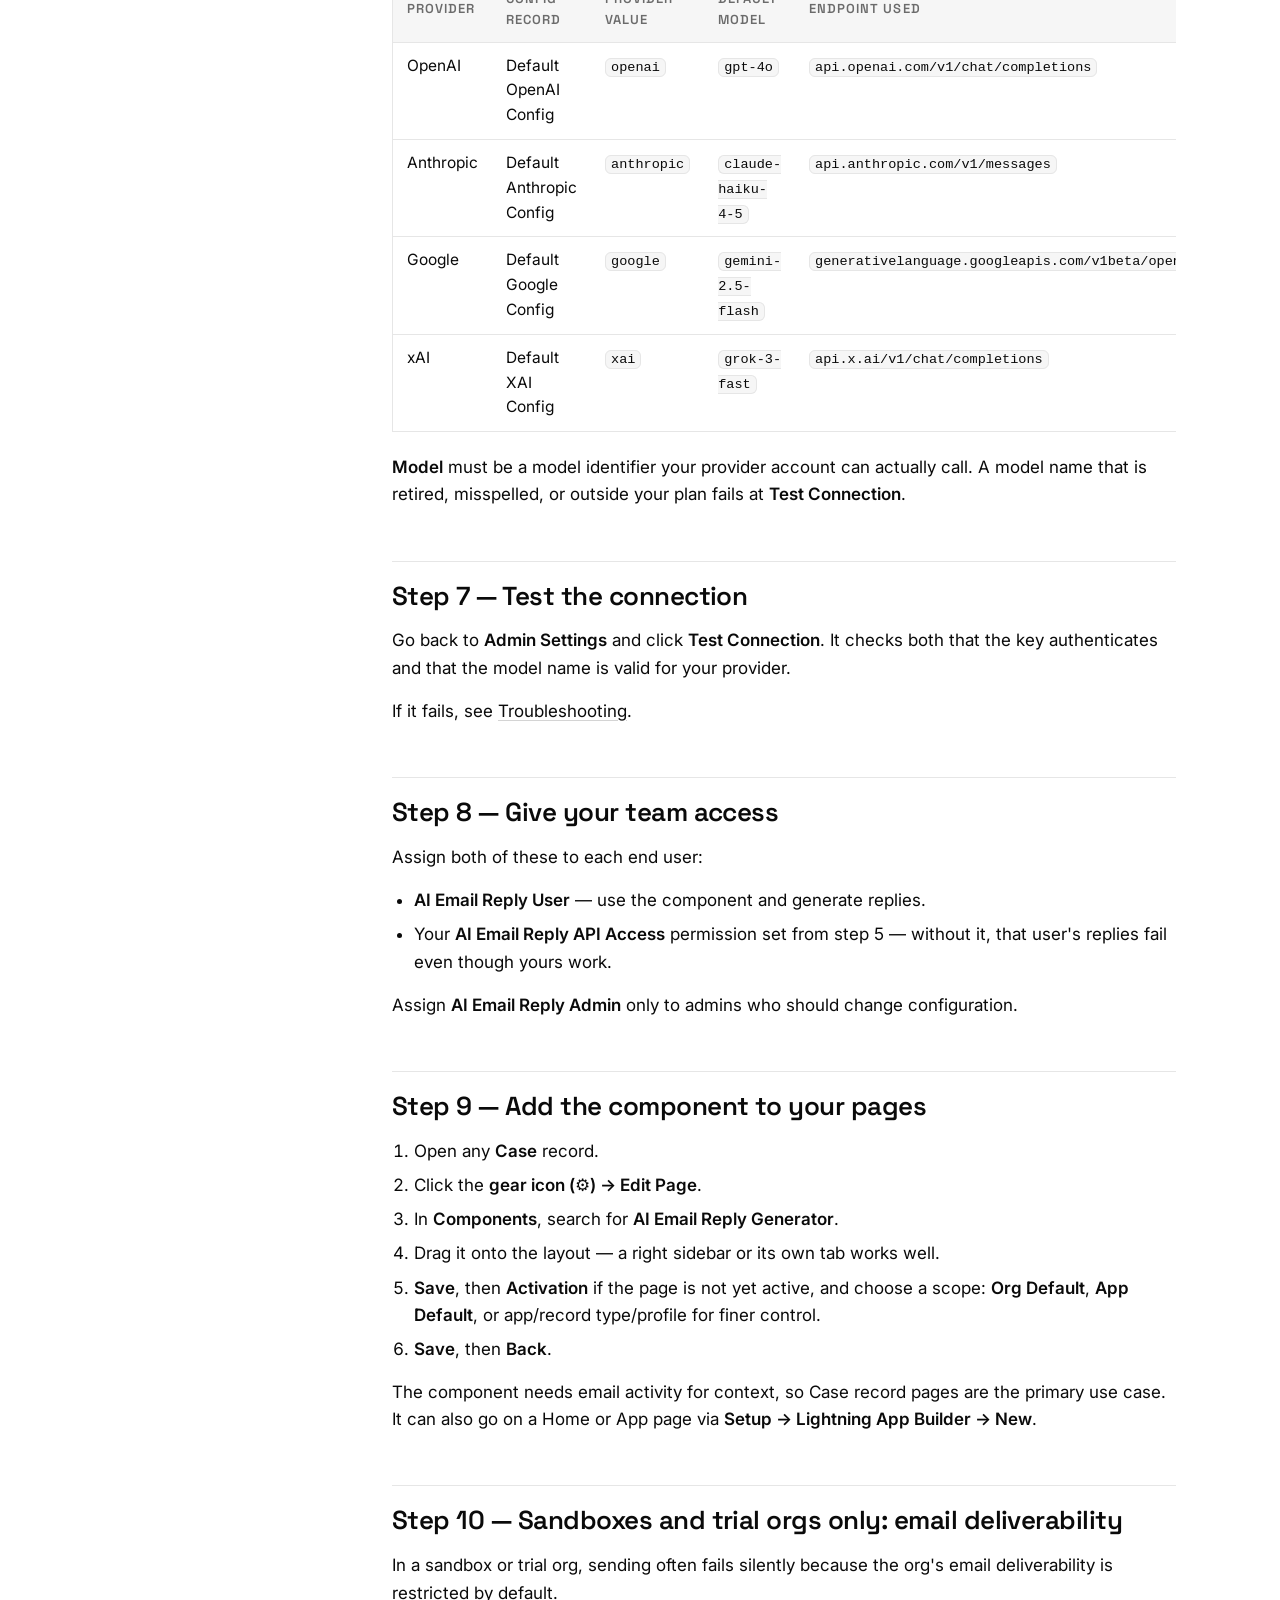
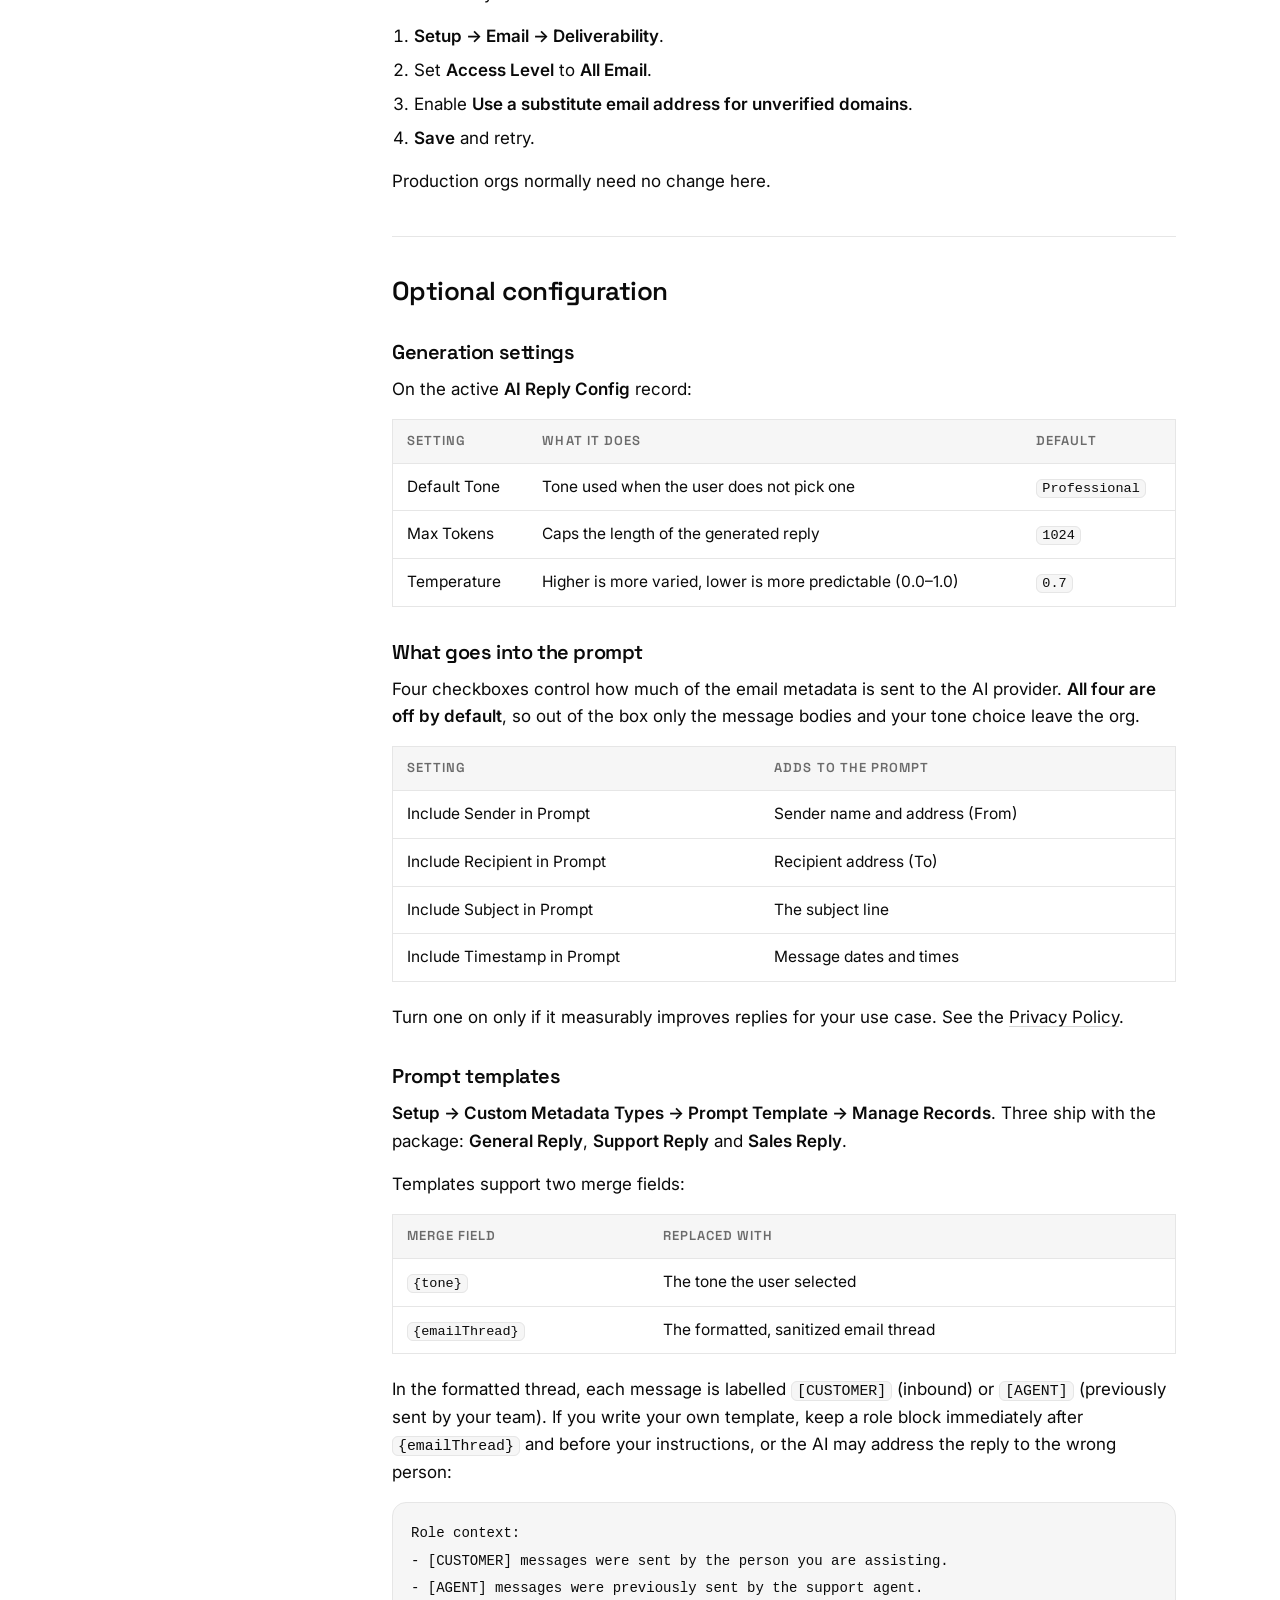
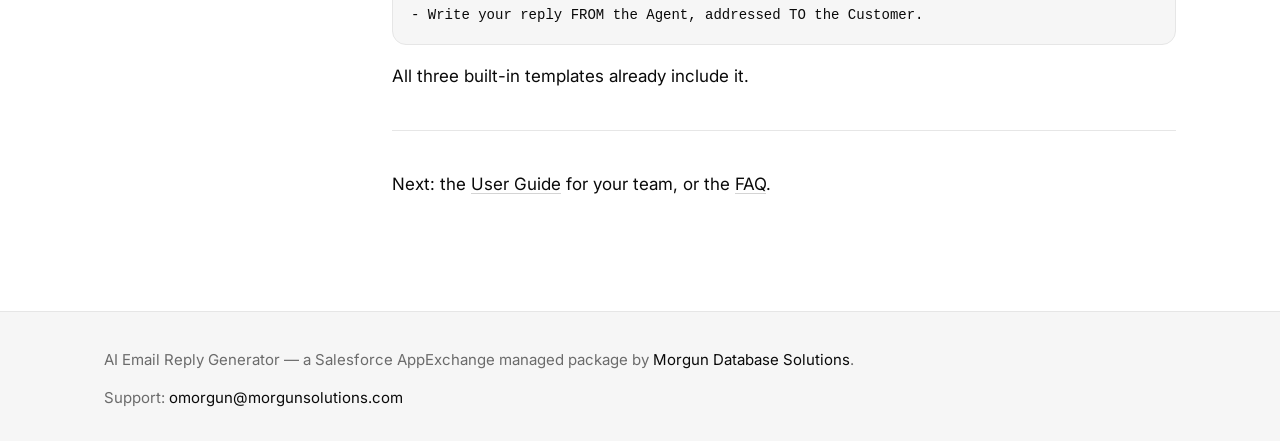
<file: sf-ai-email-generator/docs/setup.html>
<!DOCTYPE html>
<html lang="en">
<head>
  <meta charset="UTF-8" />
  <meta name="viewport" content="width=device-width, initial-scale=1.0" />
  <title>Setup Guide — AI Email Reply Generator | MDS</title>
  <meta name="description" content="One-time administrator setup for AI Email Reply Generator: install, API key, permission sets, and adding the component to your Lightning pages." />
  <meta name="theme-color" content="#0a0a0a" />
  <link rel="canonical" href="https://morgunsolutions.com/sf-ai-email-generator/docs/setup.html" />

  <meta property="og:title" content="Setup Guide — AI Email Reply Generator" />
  <meta property="og:description" content="One-time administrator setup for AI Email Reply Generator: install, API key, permission sets, and adding the component to your Lightning pages." />
  <meta property="og:type" content="article" />
  <meta property="og:url" content="https://morgunsolutions.com/sf-ai-email-generator/docs/setup.html" />

  <link rel="icon" type="image/svg+xml" href="/assets/favicon.svg" />
  <link rel="preconnect" href="https://fonts.googleapis.com" />
  <link rel="preconnect" href="https://fonts.gstatic.com" crossorigin />
  <link href="https://fonts.googleapis.com/css2?family=Inter:wght@400;500;600&family=Space+Grotesk:wght@500;600;700&display=swap" rel="stylesheet" />
  <link rel="stylesheet" href="docs.css" />
</head>
<body>

  <header class="site-header">
    <div class="container">
      <a class="brand" href="/" aria-label="MDS — Morgun Database Solutions, home">
        <svg class="mark" viewBox="0 0 64 64" fill="none" stroke="currentColor" aria-hidden="true"><path d="M14 47 V17 L32 35 L50 17 V47" stroke-width="3.2" stroke-linejoin="round" stroke-linecap="round"/><g fill="currentColor" stroke="none"><circle cx="14" cy="17" r="5"/><circle cx="50" cy="17" r="5"/><circle cx="32" cy="35" r="5"/><circle cx="14" cy="47" r="5"/><circle cx="50" cy="47" r="5"/></g></svg>
        <span class="wordmark">MDS</span>
        <span class="sep">/</span>
        <span class="product">AI Email Reply Generator</span>
      </a>
      <nav class="nav">
          <a class="navlink" href="setup.html" aria-current="page">Setup</a>
          <a class="navlink" href="user-guide.html">User Guide</a>
          <a class="navlink" href="faq.html">FAQ</a>
          <a class="navlink" href="troubleshooting.html">Troubleshooting</a>
      </nav>
    </div>
  </header>

  <div class="container">
    <div class="layout">
      <aside class="sidebar">
        <nav aria-label="Documentation">
        <p class="eyebrow">Documentation</p>
        <ul>
          <li><a href="index.html">Overview</a></li>
          <li><a href="setup.html" aria-current="page">Setup Guide</a></li>
          <li><a href="user-guide.html">User Guide</a></li>
          <li><a href="faq.html">FAQ</a></li>
          <li><a href="troubleshooting.html">Troubleshooting</a></li>
        </ul>
        <p class="eyebrow">Policies</p>
        <ul>
          <li><a href="privacy-policy.html">Privacy Policy</a></li>
          <li><a href="security-policy.html">Security Policy</a></li>
        </ul>
        </nav>
      </aside>
      <main class="content">
<h1 id="setup-guide">Setup Guide</h1>
<p>For Salesforce administrators. One-time setup, about 10 minutes.</p>
<p>Until an AI provider API key is configured, users who open the
component see <em>"AI provider is not configured."</em> Steps 1–7 clear
that; steps 8–10 roll the app out to your team.</p>
<hr />
<h2 id="before-you-start">Before you start</h2>
<div class="table-wrap"><table>
<thead>
<tr>
<th>You need</th>
<th>Notes</th>
</tr>
</thead>
<tbody>
<tr>
<td>Salesforce Enterprise, Unlimited or Developer edition</td>
<td>Lightning Experience is required; Salesforce Classic is not
supported</td>
</tr>
<tr>
<td>System Administrator access</td>
<td>Setup touches Named Credentials, Permission Sets and Custom
Metadata</td>
</tr>
<tr>
<td>An account with a supported AI provider</td>
<td>OpenAI, Anthropic, Google or xAI</td>
</tr>
<tr>
<td>An API key from that provider</td>
<td>You pay the provider directly for usage — see the <a
href="faq.html">FAQ</a></td>
</tr>
</tbody>
</table></div>
<p>The app ships with the AI provider endpoints already configured. You
never need to create or edit a Named Credential URL.</p>
<hr />
<h2 id="step-1--install-the-package">Step 1 — Install the package</h2>
<p>Install from the AppExchange listing and choose <strong>Install for
All Users</strong>, or install for admins only if you prefer to grant
access gradually with permission sets.</p>
<p>In a managed package, all components appear with the
<code>aiemailreply</code> namespace prefix — for example
<code>aiemailreply__AI_Email_Reply_Admin</code>. That is expected.</p>
<h2 id="step-2--assign-yourself-the-admin-permission-set">Step 2 —
Assign yourself the admin permission set</h2>
<p>Do this before you open the app, or you will see an <strong>Admin
Access Required</strong> screen.</p>
<ol type="1">
<li><strong>Setup → Users → Permission Sets</strong>.</li>
<li>Click <strong>AI Email Reply Admin</strong>.</li>
<li><strong>Manage Assignments → Add Assignment</strong>.</li>
<li>Select your own user and click <strong>Assign</strong>.</li>
</ol>
<h2 id="step-3--open-the-app">Step 3 — Open the app</h2>
<ol type="1">
<li>Click the <strong>App Launcher</strong> (grid icon, top left).</li>
<li>Search for <strong>AI Email Reply Generator</strong> and open
it.</li>
</ol>
<p>You land on <strong>Admin Settings</strong>, which shows connection
status, a Setup Guide section, your current provider settings, prompt
templates and available tones.</p>
<h2 id="step-4--add-your-api-key">Step 4 — Add your API key</h2>
<p>Your key is stored in an External Credential, managed by Salesforce.
It is never written into the app's code or metadata, and the app itself
cannot read it back.</p>
<ol type="1">
<li><strong>Setup → Named Credentials → External Credentials</strong>
tab.</li>
<li>Open the External Credential for your provider from the table
below.</li>
<li>Under <strong>Principals</strong>, edit the listed principal.</li>
<li>Under <strong>Authentication Parameters</strong>, replace the
<code>CONFIGURE_IN_SETUP</code> placeholder with your real key, using
the header and value format for your provider.</li>
<li><strong>Save</strong>.</li>
</ol>
<div class="table-wrap"><table>
<thead>
<tr>
<th>Provider</th>
<th>External Credential</th>
<th>Principal</th>
<th>Header</th>
<th>Value to enter</th>
</tr>
</thead>
<tbody>
<tr>
<td>OpenAI</td>
<td>AI Email Reply OpenAI</td>
<td><code>OpenAI_Principal</code></td>
<td><code>Authorization</code></td>
<td><code>Bearer sk-proj-…</code></td>
</tr>
<tr>
<td>Anthropic</td>
<td>AI Email Reply Anthropic</td>
<td><code>Anthropic_Principal</code></td>
<td><code>x-api-key</code></td>
<td>your key, <strong>with no <code>Bearer</code> prefix</strong></td>
</tr>
<tr>
<td>Google</td>
<td>AI Email Reply Google</td>
<td><code>Google_Principal</code></td>
<td><code>Authorization</code></td>
<td><code>Bearer …</code></td>
</tr>
<tr>
<td>xAI</td>
<td>AI Email Reply xAI</td>
<td><code>XAI_Principal</code></td>
<td><code>Authorization</code></td>
<td><code>Bearer …</code></td>
</tr>
</tbody>
</table></div>
<p>Anthropic is the exception: its header is <code>x-api-key</code> and
the value is the bare key. Adding <code>Bearer </code> in front of an
Anthropic key causes a 401 at <strong>Test Connection</strong>.</p>
<p>Configure only the provider you intend to use. The other three can
stay on their placeholder values.</p>
<h2 id="step-5--grant-access-to-the-external-credential">Step 5 — Grant
access to the External Credential</h2>
<p>Salesforce does not allow editing a managed package's permission sets
in your org, so callout access is granted through a small permission set
of your own.</p>
<ol type="1">
<li><strong>Setup → Permission Sets → New</strong>.</li>
<li>Label it something like <strong>AI Email Reply API Access</strong>.
<strong>Save</strong>.</li>
<li>On the permission set, find <strong>External Credential Principal
Access</strong> and click <strong>Edit</strong>.</li>
<li>Move the principal for your provider — for example
<code>aiemailreply__AI_Email_Reply_ExtCred_OpenAI - OpenAI_Principal</code>
— from <strong>Available</strong> to <strong>Enabled</strong>.
<strong>Save</strong>.</li>
<li>Assign this permission set to yourself and to every user who will
generate replies.</li>
</ol>
<p>This grants nothing but the ability to call the provider endpoint
that already ships with the package.</p>
<h2 id="step-6--choose-your-provider-and-model">Step 6 — Choose your
provider and model</h2>
<ol type="1">
<li><strong>Setup → Custom Metadata Types → AI Reply Config → Manage
Records</strong>.</li>
<li>The package ships one record per provider. Open the one for your
provider and set <strong>Is Active</strong> on it; clear <strong>Is
Active</strong> on the others, so exactly one record is active.</li>
<li>Check <strong>Provider</strong> and <strong>Model</strong>.</li>
</ol>
<div class="table-wrap"><table>
<thead>
<tr>
<th>Provider</th>
<th>Config record</th>
<th>Provider value</th>
<th>Default model</th>
<th>Endpoint used</th>
</tr>
</thead>
<tbody>
<tr>
<td>OpenAI</td>
<td>Default OpenAI Config</td>
<td><code>openai</code></td>
<td><code>gpt-4o</code></td>
<td><code>api.openai.com/v1/chat/completions</code></td>
</tr>
<tr>
<td>Anthropic</td>
<td>Default Anthropic Config</td>
<td><code>anthropic</code></td>
<td><code>claude-haiku-4-5</code></td>
<td><code>api.anthropic.com/v1/messages</code></td>
</tr>
<tr>
<td>Google</td>
<td>Default Google Config</td>
<td><code>google</code></td>
<td><code>gemini-2.5-flash</code></td>
<td><code>generativelanguage.googleapis.com/v1beta/openai/chat/completions</code></td>
</tr>
<tr>
<td>xAI</td>
<td>Default XAI Config</td>
<td><code>xai</code></td>
<td><code>grok-3-fast</code></td>
<td><code>api.x.ai/v1/chat/completions</code></td>
</tr>
</tbody>
</table></div>
<p><strong>Model</strong> must be a model identifier your provider
account can actually call. A model name that is retired, misspelled, or
outside your plan fails at <strong>Test Connection</strong>.</p>
<h2 id="step-7--test-the-connection">Step 7 — Test the connection</h2>
<p>Go back to <strong>Admin Settings</strong> and click <strong>Test
Connection</strong>. It checks both that the key authenticates and that
the model name is valid for your provider.</p>
<p>If it fails, see <a
href="troubleshooting.html">Troubleshooting</a>.</p>
<h2 id="step-8--give-your-team-access">Step 8 — Give your team
access</h2>
<p>Assign both of these to each end user:</p>
<ul>
<li><strong>AI Email Reply User</strong> — use the component and
generate replies.</li>
<li>Your <strong>AI Email Reply API Access</strong> permission set from
step 5 — without it, that user's replies fail even though yours
work.</li>
</ul>
<p>Assign <strong>AI Email Reply Admin</strong> only to admins who
should change configuration.</p>
<h2 id="step-9--add-the-component-to-your-pages">Step 9 — Add the
component to your pages</h2>
<ol type="1">
<li>Open any <strong>Case</strong> record.</li>
<li>Click the <strong>gear icon (⚙) → Edit Page</strong>.</li>
<li>In <strong>Components</strong>, search for <strong>AI Email Reply
Generator</strong>.</li>
<li>Drag it onto the layout — a right sidebar or its own tab works
well.</li>
<li><strong>Save</strong>, then <strong>Activation</strong> if the page
is not yet active, and choose a scope: <strong>Org Default</strong>,
<strong>App Default</strong>, or app/record type/profile for finer
control.</li>
<li><strong>Save</strong>, then <strong>Back</strong>.</li>
</ol>
<p>The component needs email activity for context, so Case record pages
are the primary use case. It can also go on a Home or App page via
<strong>Setup → Lightning App Builder → New</strong>.</p>
<h2
id="step-10--sandboxes-and-trial-orgs-only-email-deliverability">Step 10
— Sandboxes and trial orgs only: email deliverability</h2>
<p>In a sandbox or trial org, sending often fails silently because the
org's email deliverability is restricted by default.</p>
<ol type="1">
<li><strong>Setup → Email → Deliverability</strong>.</li>
<li>Set <strong>Access Level</strong> to <strong>All
Email</strong>.</li>
<li>Enable <strong>Use a substitute email address for unverified
domains</strong>.</li>
<li><strong>Save</strong> and retry.</li>
</ol>
<p>Production orgs normally need no change here.</p>
<hr />
<h2 id="optional-configuration">Optional configuration</h2>
<h3 id="generation-settings">Generation settings</h3>
<p>On the active <strong>AI Reply Config</strong> record:</p>
<div class="table-wrap"><table>
<thead>
<tr>
<th>Setting</th>
<th>What it does</th>
<th>Default</th>
</tr>
</thead>
<tbody>
<tr>
<td>Default Tone</td>
<td>Tone used when the user does not pick one</td>
<td><code>Professional</code></td>
</tr>
<tr>
<td>Max Tokens</td>
<td>Caps the length of the generated reply</td>
<td><code>1024</code></td>
</tr>
<tr>
<td>Temperature</td>
<td>Higher is more varied, lower is more predictable (0.0–1.0)</td>
<td><code>0.7</code></td>
</tr>
</tbody>
</table></div>
<h3 id="what-goes-into-the-prompt">What goes into the prompt</h3>
<p>Four checkboxes control how much of the email metadata is sent to the
AI provider. <strong>All four are off by default</strong>, so out of the
box only the message bodies and your tone choice leave the org.</p>
<div class="table-wrap"><table>
<thead>
<tr>
<th>Setting</th>
<th>Adds to the prompt</th>
</tr>
</thead>
<tbody>
<tr>
<td>Include Sender in Prompt</td>
<td>Sender name and address (From)</td>
</tr>
<tr>
<td>Include Recipient in Prompt</td>
<td>Recipient address (To)</td>
</tr>
<tr>
<td>Include Subject in Prompt</td>
<td>The subject line</td>
</tr>
<tr>
<td>Include Timestamp in Prompt</td>
<td>Message dates and times</td>
</tr>
</tbody>
</table></div>
<p>Turn one on only if it measurably improves replies for your use case.
See the <a href="privacy-policy.html">Privacy Policy</a>.</p>
<h3 id="prompt-templates">Prompt templates</h3>
<p><strong>Setup → Custom Metadata Types → Prompt Template → Manage
Records</strong>. Three ship with the package: <strong>General
Reply</strong>, <strong>Support Reply</strong> and <strong>Sales
Reply</strong>.</p>
<p>Templates support two merge fields:</p>
<div class="table-wrap"><table>
<thead>
<tr>
<th>Merge field</th>
<th>Replaced with</th>
</tr>
</thead>
<tbody>
<tr>
<td><code>{tone}</code></td>
<td>The tone the user selected</td>
</tr>
<tr>
<td><code>{emailThread}</code></td>
<td>The formatted, sanitized email thread</td>
</tr>
</tbody>
</table></div>
<p>In the formatted thread, each message is labelled
<code>[CUSTOMER]</code> (inbound) or <code>[AGENT]</code> (previously
sent by your team). If you write your own template, keep a role block
immediately after <code>{emailThread}</code> and before your
instructions, or the AI may address the reply to the wrong person:</p>
<pre><code>Role context:
- [CUSTOMER] messages were sent by the person you are assisting.
- [AGENT] messages were previously sent by the support agent.
- Write your reply FROM the Agent, addressed TO the Customer.</code></pre>
<p>All three built-in templates already include it.</p>
<hr />
<p>Next: the <a href="user-guide.html">User Guide</a> for your team, or
the <a href="faq.html">FAQ</a>.</p>
      </main>
    </div>
  </div>

  <footer class="site-footer">
    <div class="container">
      <span>AI Email Reply Generator — a Salesforce AppExchange managed package by
        <a href="/">Morgun Database Solutions</a>.</span>
      <span>Support: <a href="mailto:omorgun@morgunsolutions.com">omorgun@morgunsolutions.com</a></span>
    </div>
  </footer>

</body>
</html>
</file>
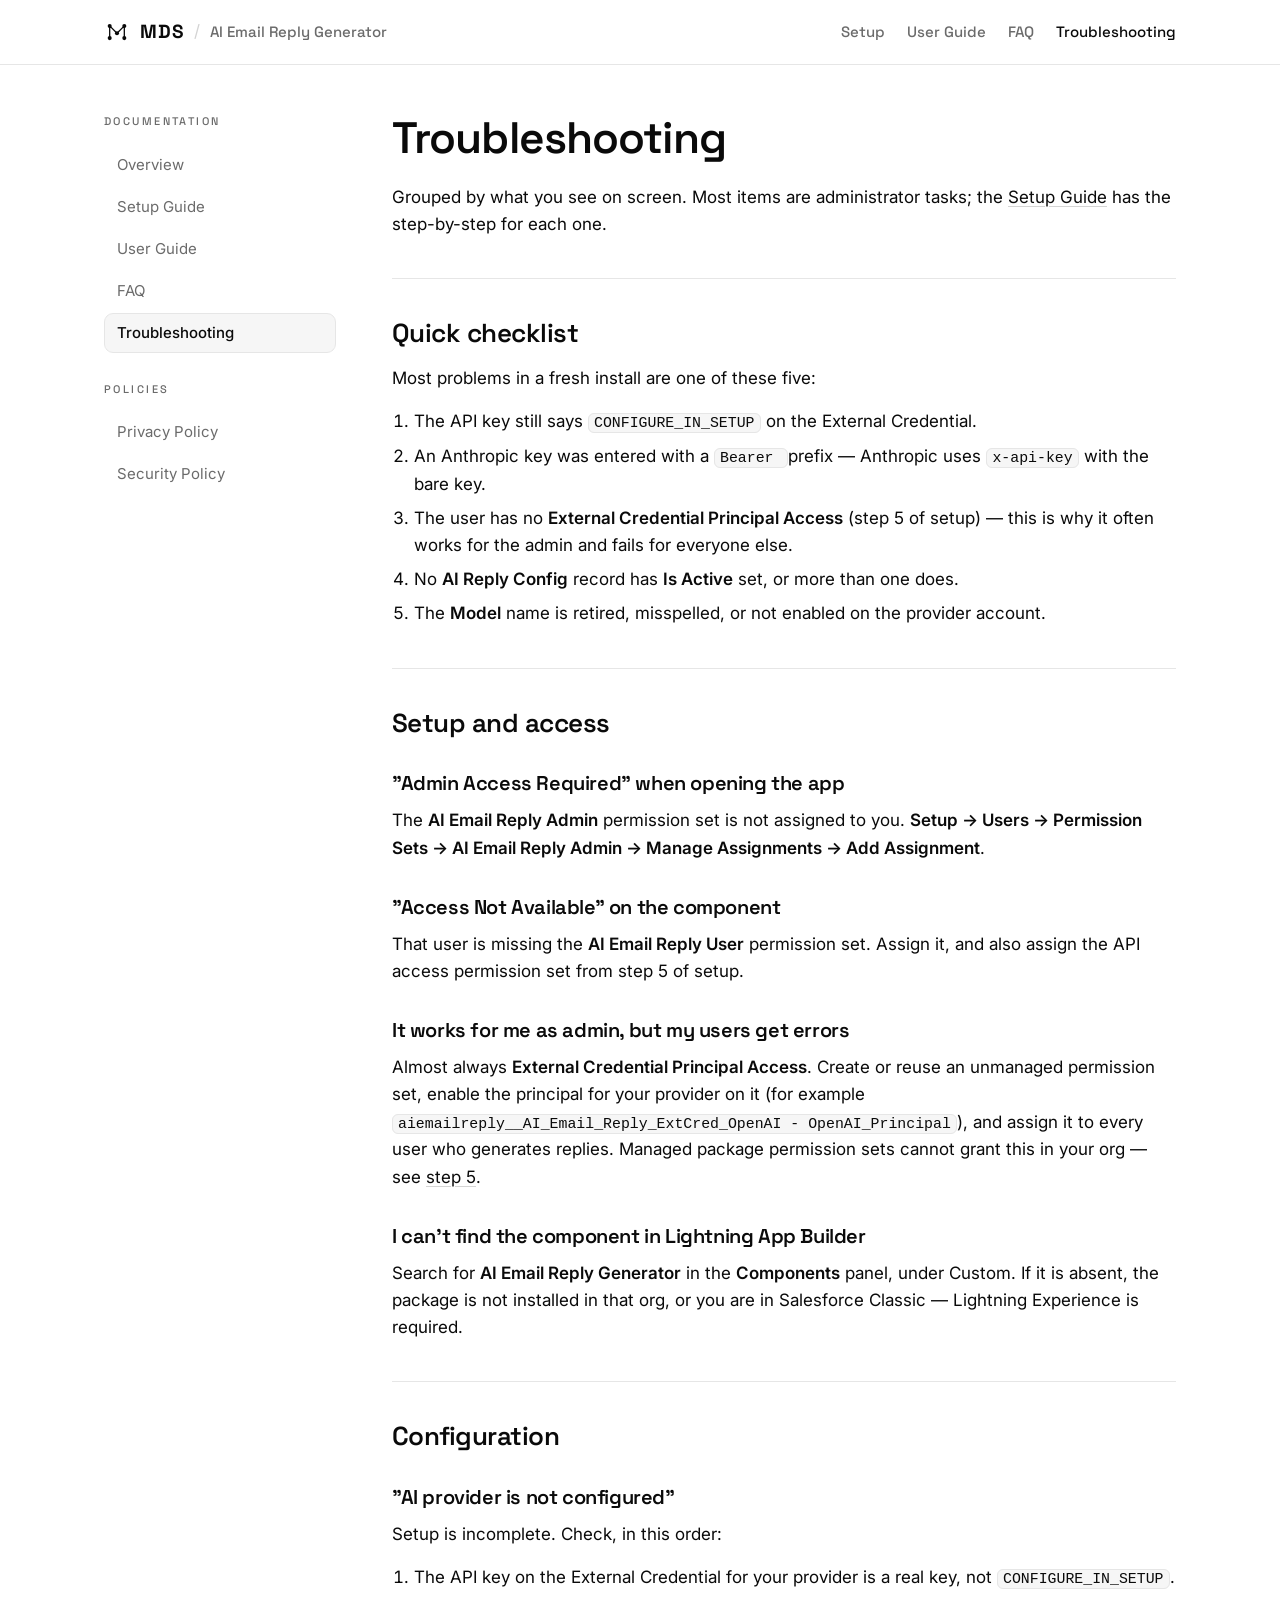
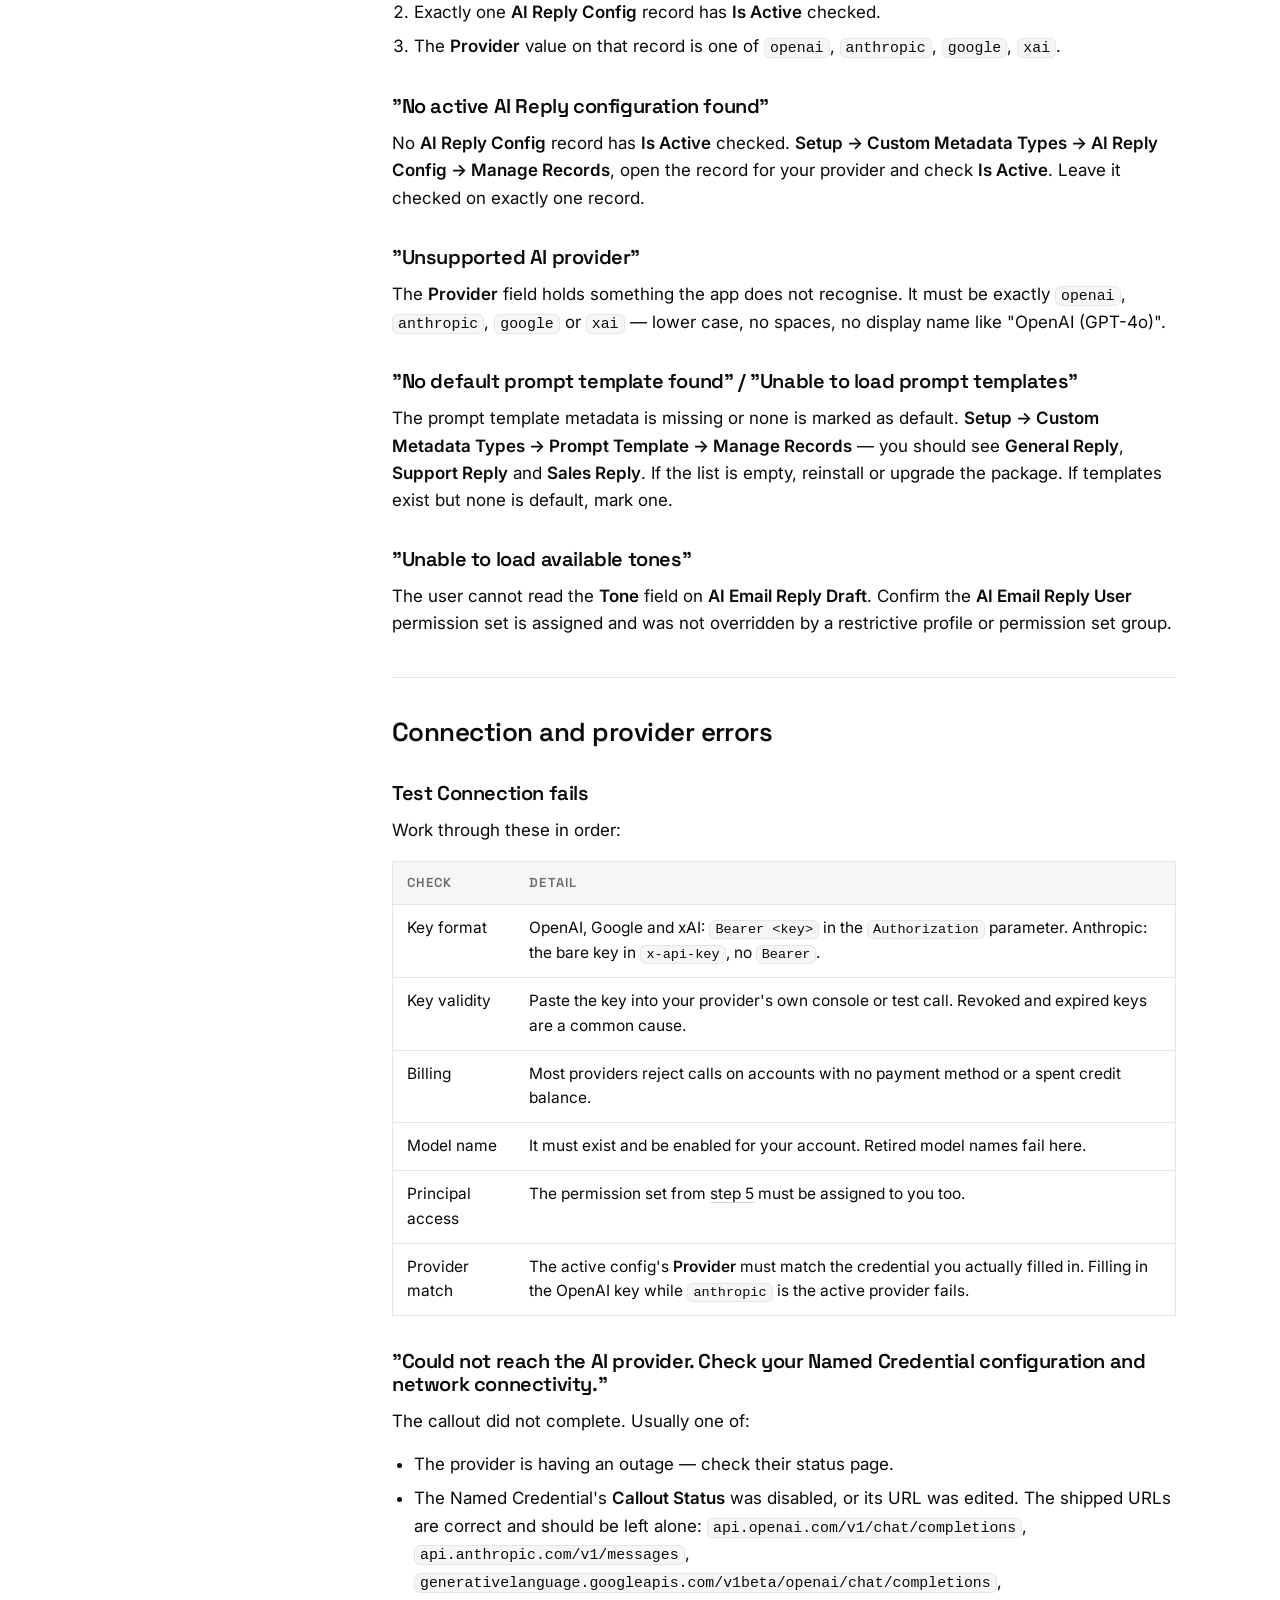
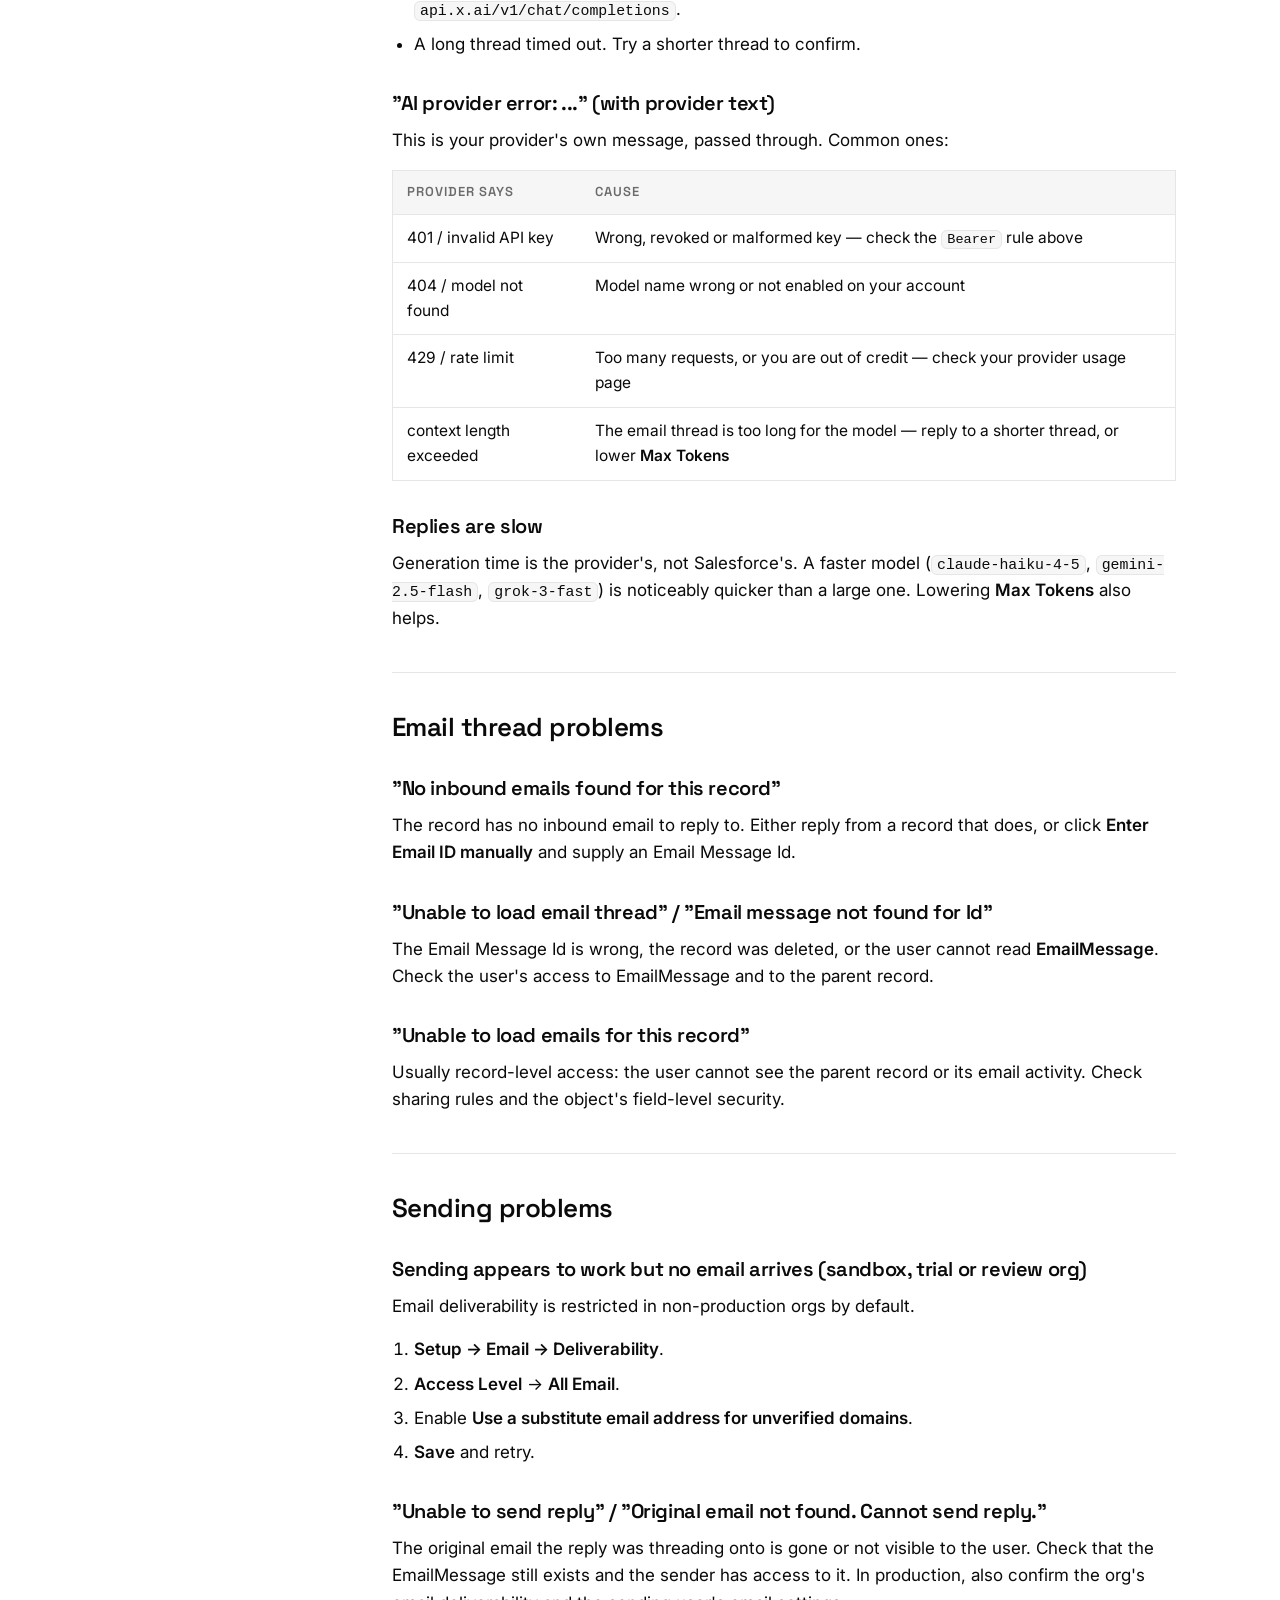
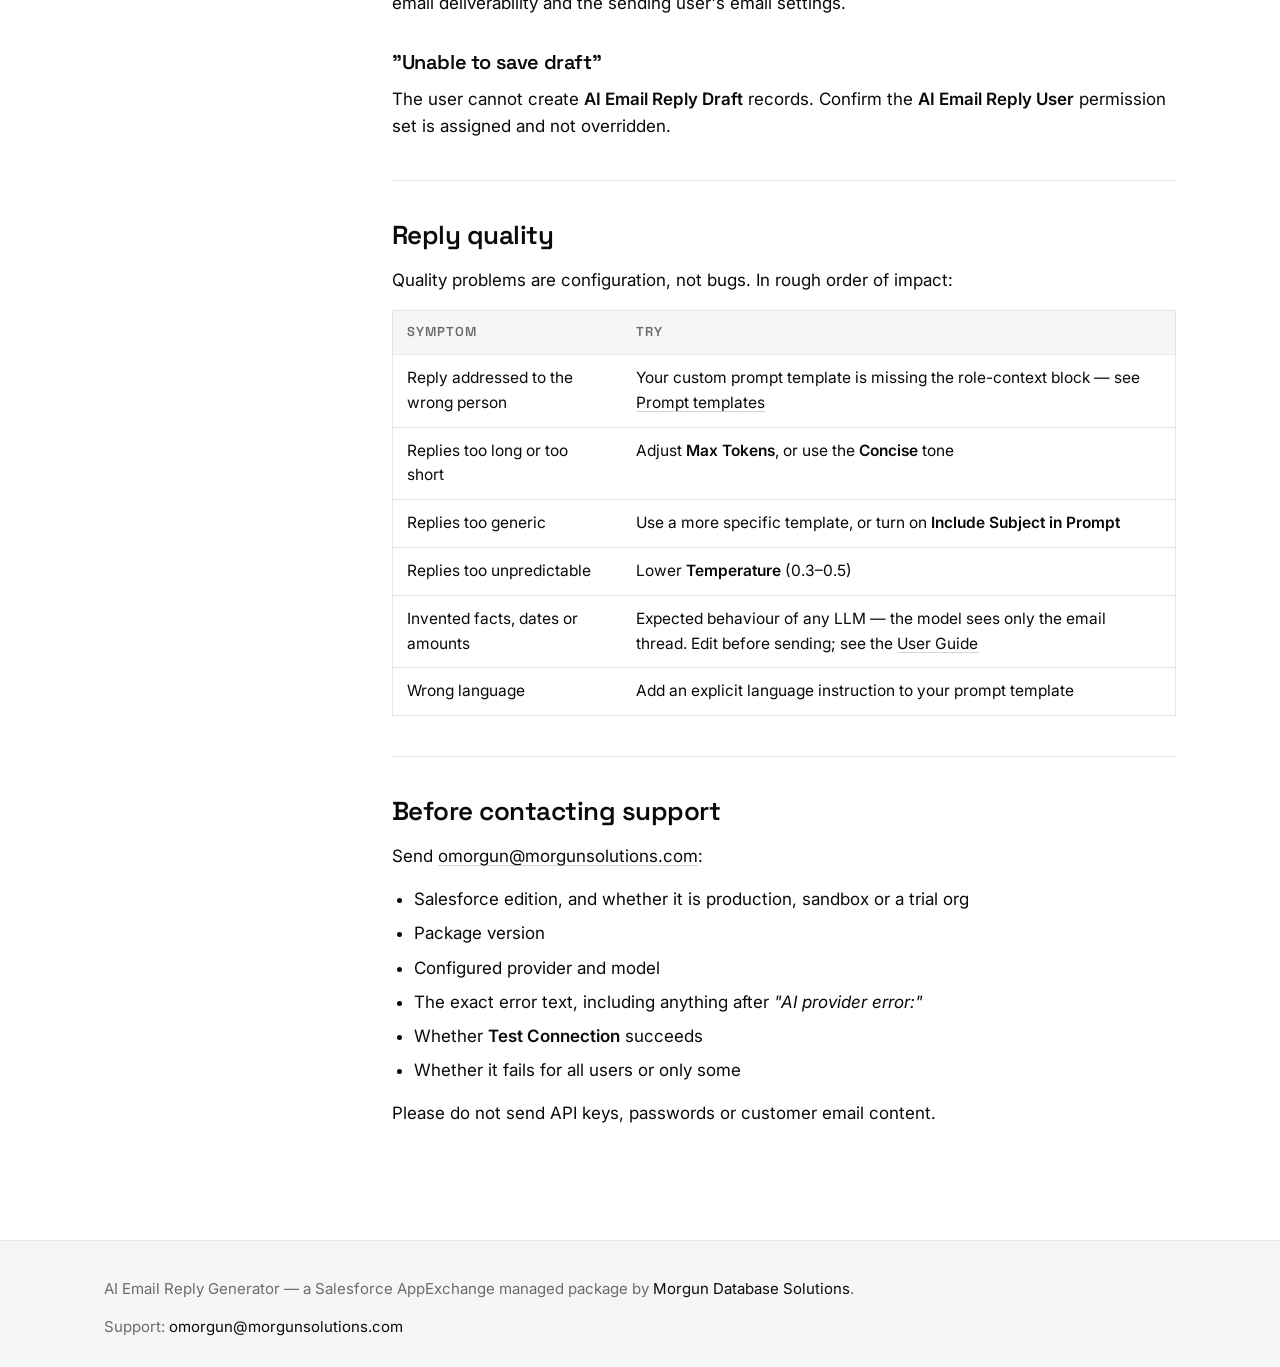
<file: sf-ai-email-generator/docs/troubleshooting.html>
<!DOCTYPE html>
<html lang="en">
<head>
  <meta charset="UTF-8" />
  <meta name="viewport" content="width=device-width, initial-scale=1.0" />
  <title>Troubleshooting — AI Email Reply Generator | MDS</title>
  <meta name="description" content="Error messages in AI Email Reply Generator and how to resolve them." />
  <meta name="theme-color" content="#0a0a0a" />
  <link rel="canonical" href="https://morgunsolutions.com/sf-ai-email-generator/docs/troubleshooting.html" />

  <meta property="og:title" content="Troubleshooting — AI Email Reply Generator" />
  <meta property="og:description" content="Error messages in AI Email Reply Generator and how to resolve them." />
  <meta property="og:type" content="article" />
  <meta property="og:url" content="https://morgunsolutions.com/sf-ai-email-generator/docs/troubleshooting.html" />

  <link rel="icon" type="image/svg+xml" href="/assets/favicon.svg" />
  <link rel="preconnect" href="https://fonts.googleapis.com" />
  <link rel="preconnect" href="https://fonts.gstatic.com" crossorigin />
  <link href="https://fonts.googleapis.com/css2?family=Inter:wght@400;500;600&family=Space+Grotesk:wght@500;600;700&display=swap" rel="stylesheet" />
  <link rel="stylesheet" href="docs.css" />
</head>
<body>

  <header class="site-header">
    <div class="container">
      <a class="brand" href="/" aria-label="MDS — Morgun Database Solutions, home">
        <svg class="mark" viewBox="0 0 64 64" fill="none" stroke="currentColor" aria-hidden="true"><path d="M14 47 V17 L32 35 L50 17 V47" stroke-width="3.2" stroke-linejoin="round" stroke-linecap="round"/><g fill="currentColor" stroke="none"><circle cx="14" cy="17" r="5"/><circle cx="50" cy="17" r="5"/><circle cx="32" cy="35" r="5"/><circle cx="14" cy="47" r="5"/><circle cx="50" cy="47" r="5"/></g></svg>
        <span class="wordmark">MDS</span>
        <span class="sep">/</span>
        <span class="product">AI Email Reply Generator</span>
      </a>
      <nav class="nav">
          <a class="navlink" href="setup.html">Setup</a>
          <a class="navlink" href="user-guide.html">User Guide</a>
          <a class="navlink" href="faq.html">FAQ</a>
          <a class="navlink" href="troubleshooting.html" aria-current="page">Troubleshooting</a>
      </nav>
    </div>
  </header>

  <div class="container">
    <div class="layout">
      <aside class="sidebar">
        <nav aria-label="Documentation">
        <p class="eyebrow">Documentation</p>
        <ul>
          <li><a href="index.html">Overview</a></li>
          <li><a href="setup.html">Setup Guide</a></li>
          <li><a href="user-guide.html">User Guide</a></li>
          <li><a href="faq.html">FAQ</a></li>
          <li><a href="troubleshooting.html" aria-current="page">Troubleshooting</a></li>
        </ul>
        <p class="eyebrow">Policies</p>
        <ul>
          <li><a href="privacy-policy.html">Privacy Policy</a></li>
          <li><a href="security-policy.html">Security Policy</a></li>
        </ul>
        </nav>
      </aside>
      <main class="content">
<h1 id="troubleshooting">Troubleshooting</h1>
<p>Grouped by what you see on screen. Most items are administrator
tasks; the <a href="setup.html">Setup Guide</a> has the step-by-step for
each one.</p>
<hr />
<h2 id="quick-checklist">Quick checklist</h2>
<p>Most problems in a fresh install are one of these five:</p>
<ol type="1">
<li>The API key still says <code>CONFIGURE_IN_SETUP</code> on the
External Credential.</li>
<li>An Anthropic key was entered with a <code>Bearer </code> prefix —
Anthropic uses <code>x-api-key</code> with the bare key.</li>
<li>The user has no <strong>External Credential Principal
Access</strong> (step 5 of setup) — this is why it often works for the
admin and fails for everyone else.</li>
<li>No <strong>AI Reply Config</strong> record has <strong>Is
Active</strong> set, or more than one does.</li>
<li>The <strong>Model</strong> name is retired, misspelled, or not
enabled on the provider account.</li>
</ol>
<hr />
<h2 id="setup-and-access">Setup and access</h2>
<h3 id="admin-access-required-when-opening-the-app">"Admin Access
Required" when opening the app</h3>
<p>The <strong>AI Email Reply Admin</strong> permission set is not
assigned to you. <strong>Setup → Users → Permission Sets → AI Email
Reply Admin → Manage Assignments → Add Assignment</strong>.</p>
<h3 id="access-not-available-on-the-component">"Access Not Available" on
the component</h3>
<p>That user is missing the <strong>AI Email Reply User</strong>
permission set. Assign it, and also assign the API access permission set
from step 5 of setup.</p>
<h3 id="it-works-for-me-as-admin-but-my-users-get-errors">It works for
me as admin, but my users get errors</h3>
<p>Almost always <strong>External Credential Principal Access</strong>.
Create or reuse an unmanaged permission set, enable the principal for
your provider on it (for example
<code>aiemailreply__AI_Email_Reply_ExtCred_OpenAI - OpenAI_Principal</code>),
and assign it to every user who generates replies. Managed package
permission sets cannot grant this in your org — see <a
href="setup.html">step 5</a>.</p>
<h3 id="i-cant-find-the-component-in-lightning-app-builder">I can't find
the component in Lightning App Builder</h3>
<p>Search for <strong>AI Email Reply Generator</strong> in the
<strong>Components</strong> panel, under Custom. If it is absent, the
package is not installed in that org, or you are in Salesforce Classic —
Lightning Experience is required.</p>
<hr />
<h2 id="configuration">Configuration</h2>
<h3 id="ai-provider-is-not-configured">"AI provider is not
configured"</h3>
<p>Setup is incomplete. Check, in this order:</p>
<ol type="1">
<li>The API key on the External Credential for your provider is a real
key, not <code>CONFIGURE_IN_SETUP</code>.</li>
<li>Exactly one <strong>AI Reply Config</strong> record has <strong>Is
Active</strong> checked.</li>
<li>The <strong>Provider</strong> value on that record is one of
<code>openai</code>, <code>anthropic</code>, <code>google</code>,
<code>xai</code>.</li>
</ol>
<h3 id="no-active-ai-reply-configuration-found">"No active AI Reply
configuration found"</h3>
<p>No <strong>AI Reply Config</strong> record has <strong>Is
Active</strong> checked. <strong>Setup → Custom Metadata Types → AI
Reply Config → Manage Records</strong>, open the record for your
provider and check <strong>Is Active</strong>. Leave it checked on
exactly one record.</p>
<h3 id="unsupported-ai-provider">"Unsupported AI provider"</h3>
<p>The <strong>Provider</strong> field holds something the app does not
recognise. It must be exactly <code>openai</code>,
<code>anthropic</code>, <code>google</code> or <code>xai</code> — lower
case, no spaces, no display name like "OpenAI (GPT-4o)".</p>
<h3
id="no-default-prompt-template-found--unable-to-load-prompt-templates">"No
default prompt template found" / "Unable to load prompt templates"</h3>
<p>The prompt template metadata is missing or none is marked as default.
<strong>Setup → Custom Metadata Types → Prompt Template → Manage
Records</strong> — you should see <strong>General Reply</strong>,
<strong>Support Reply</strong> and <strong>Sales Reply</strong>. If the
list is empty, reinstall or upgrade the package. If templates exist but
none is default, mark one.</p>
<h3 id="unable-to-load-available-tones">"Unable to load available
tones"</h3>
<p>The user cannot read the <strong>Tone</strong> field on <strong>AI
Email Reply Draft</strong>. Confirm the <strong>AI Email Reply
User</strong> permission set is assigned and was not overridden by a
restrictive profile or permission set group.</p>
<hr />
<h2 id="connection-and-provider-errors">Connection and provider
errors</h2>
<h3 id="test-connection-fails">Test Connection fails</h3>
<p>Work through these in order:</p>
<div class="table-wrap"><table>
<thead>
<tr>
<th>Check</th>
<th>Detail</th>
</tr>
</thead>
<tbody>
<tr>
<td>Key format</td>
<td>OpenAI, Google and xAI: <code>Bearer &lt;key&gt;</code> in the
<code>Authorization</code> parameter. Anthropic: the bare key in
<code>x-api-key</code>, no <code>Bearer</code>.</td>
</tr>
<tr>
<td>Key validity</td>
<td>Paste the key into your provider's own console or test call. Revoked
and expired keys are a common cause.</td>
</tr>
<tr>
<td>Billing</td>
<td>Most providers reject calls on accounts with no payment method or a
spent credit balance.</td>
</tr>
<tr>
<td>Model name</td>
<td>It must exist and be enabled for your account. Retired model names
fail here.</td>
</tr>
<tr>
<td>Principal access</td>
<td>The permission set from <a href="setup.html">step 5</a> must be
assigned to you too.</td>
</tr>
<tr>
<td>Provider match</td>
<td>The active config's <strong>Provider</strong> must match the
credential you actually filled in. Filling in the OpenAI key while
<code>anthropic</code> is the active provider fails.</td>
</tr>
</tbody>
</table></div>
<h3
id="could-not-reach-the-ai-provider-check-your-named-credential-configuration-and-network-connectivity">"Could
not reach the AI provider. Check your Named Credential configuration and
network connectivity."</h3>
<p>The callout did not complete. Usually one of:</p>
<ul>
<li>The provider is having an outage — check their status page.</li>
<li>The Named Credential's <strong>Callout Status</strong> was disabled,
or its URL was edited. The shipped URLs are correct and should be left
alone: <code>api.openai.com/v1/chat/completions</code>,
<code>api.anthropic.com/v1/messages</code>,
<code>generativelanguage.googleapis.com/v1beta/openai/chat/completions</code>,
<code>api.x.ai/v1/chat/completions</code>.</li>
<li>A long thread timed out. Try a shorter thread to confirm.</li>
</ul>
<h3 id="ai-provider-error--with-provider-text">"AI provider error: ..."
(with provider text)</h3>
<p>This is your provider's own message, passed through. Common ones:</p>
<div class="table-wrap"><table>
<thead>
<tr>
<th>Provider says</th>
<th>Cause</th>
</tr>
</thead>
<tbody>
<tr>
<td>401 / invalid API key</td>
<td>Wrong, revoked or malformed key — check the <code>Bearer</code> rule
above</td>
</tr>
<tr>
<td>404 / model not found</td>
<td>Model name wrong or not enabled on your account</td>
</tr>
<tr>
<td>429 / rate limit</td>
<td>Too many requests, or you are out of credit — check your provider
usage page</td>
</tr>
<tr>
<td>context length exceeded</td>
<td>The email thread is too long for the model — reply to a shorter
thread, or lower <strong>Max Tokens</strong></td>
</tr>
</tbody>
</table></div>
<h3 id="replies-are-slow">Replies are slow</h3>
<p>Generation time is the provider's, not Salesforce's. A faster model
(<code>claude-haiku-4-5</code>, <code>gemini-2.5-flash</code>,
<code>grok-3-fast</code>) is noticeably quicker than a large one.
Lowering <strong>Max Tokens</strong> also helps.</p>
<hr />
<h2 id="email-thread-problems">Email thread problems</h2>
<h3 id="no-inbound-emails-found-for-this-record">"No inbound emails
found for this record"</h3>
<p>The record has no inbound email to reply to. Either reply from a
record that does, or click <strong>Enter Email ID manually</strong> and
supply an Email Message Id.</p>
<h3
id="unable-to-load-email-thread--email-message-not-found-for-id">"Unable
to load email thread" / "Email message not found for Id"</h3>
<p>The Email Message Id is wrong, the record was deleted, or the user
cannot read <strong>EmailMessage</strong>. Check the user's access to
EmailMessage and to the parent record.</p>
<h3 id="unable-to-load-emails-for-this-record">"Unable to load emails
for this record"</h3>
<p>Usually record-level access: the user cannot see the parent record or
its email activity. Check sharing rules and the object's field-level
security.</p>
<hr />
<h2 id="sending-problems">Sending problems</h2>
<h3
id="sending-appears-to-work-but-no-email-arrives-sandbox-trial-or-review-org">Sending
appears to work but no email arrives (sandbox, trial or review org)</h3>
<p>Email deliverability is restricted in non-production orgs by
default.</p>
<ol type="1">
<li><strong>Setup → Email → Deliverability</strong>.</li>
<li><strong>Access Level</strong> → <strong>All Email</strong>.</li>
<li>Enable <strong>Use a substitute email address for unverified
domains</strong>.</li>
<li><strong>Save</strong> and retry.</li>
</ol>
<h3
id="unable-to-send-reply--original-email-not-found-cannot-send-reply">"Unable
to send reply" / "Original email not found. Cannot send reply."</h3>
<p>The original email the reply was threading onto is gone or not
visible to the user. Check that the EmailMessage still exists and the
sender has access to it. In production, also confirm the org's email
deliverability and the sending user's email settings.</p>
<h3 id="unable-to-save-draft">"Unable to save draft"</h3>
<p>The user cannot create <strong>AI Email Reply Draft</strong> records.
Confirm the <strong>AI Email Reply User</strong> permission set is
assigned and not overridden.</p>
<hr />
<h2 id="reply-quality">Reply quality</h2>
<p>Quality problems are configuration, not bugs. In rough order of
impact:</p>
<div class="table-wrap"><table>
<thead>
<tr>
<th>Symptom</th>
<th>Try</th>
</tr>
</thead>
<tbody>
<tr>
<td>Reply addressed to the wrong person</td>
<td>Your custom prompt template is missing the role-context block — see
<a href="setup.html#prompt-templates">Prompt templates</a></td>
</tr>
<tr>
<td>Replies too long or too short</td>
<td>Adjust <strong>Max Tokens</strong>, or use the
<strong>Concise</strong> tone</td>
</tr>
<tr>
<td>Replies too generic</td>
<td>Use a more specific template, or turn on <strong>Include Subject in
Prompt</strong></td>
</tr>
<tr>
<td>Replies too unpredictable</td>
<td>Lower <strong>Temperature</strong> (0.3–0.5)</td>
</tr>
<tr>
<td>Invented facts, dates or amounts</td>
<td>Expected behaviour of any LLM — the model sees only the email
thread. Edit before sending; see the <a href="user-guide.html">User
Guide</a></td>
</tr>
<tr>
<td>Wrong language</td>
<td>Add an explicit language instruction to your prompt template</td>
</tr>
</tbody>
</table></div>
<hr />
<h2 id="before-contacting-support">Before contacting support</h2>
<p>Send <a
href="mailto:omorgun@morgunsolutions.com"><span>omorgun@morgunsolutions.com</span></a>:</p>
<ul>
<li>Salesforce edition, and whether it is production, sandbox or a trial
org</li>
<li>Package version</li>
<li>Configured provider and model</li>
<li>The exact error text, including anything after <em>"AI provider
error:"</em></li>
<li>Whether <strong>Test Connection</strong> succeeds</li>
<li>Whether it fails for all users or only some</li>
</ul>
<p>Please do not send API keys, passwords or customer email content.</p>
      </main>
    </div>
  </div>

  <footer class="site-footer">
    <div class="container">
      <span>AI Email Reply Generator — a Salesforce AppExchange managed package by
        <a href="/">Morgun Database Solutions</a>.</span>
      <span>Support: <a href="mailto:omorgun@morgunsolutions.com">omorgun@morgunsolutions.com</a></span>
    </div>
  </footer>

</body>
</html>
</file>
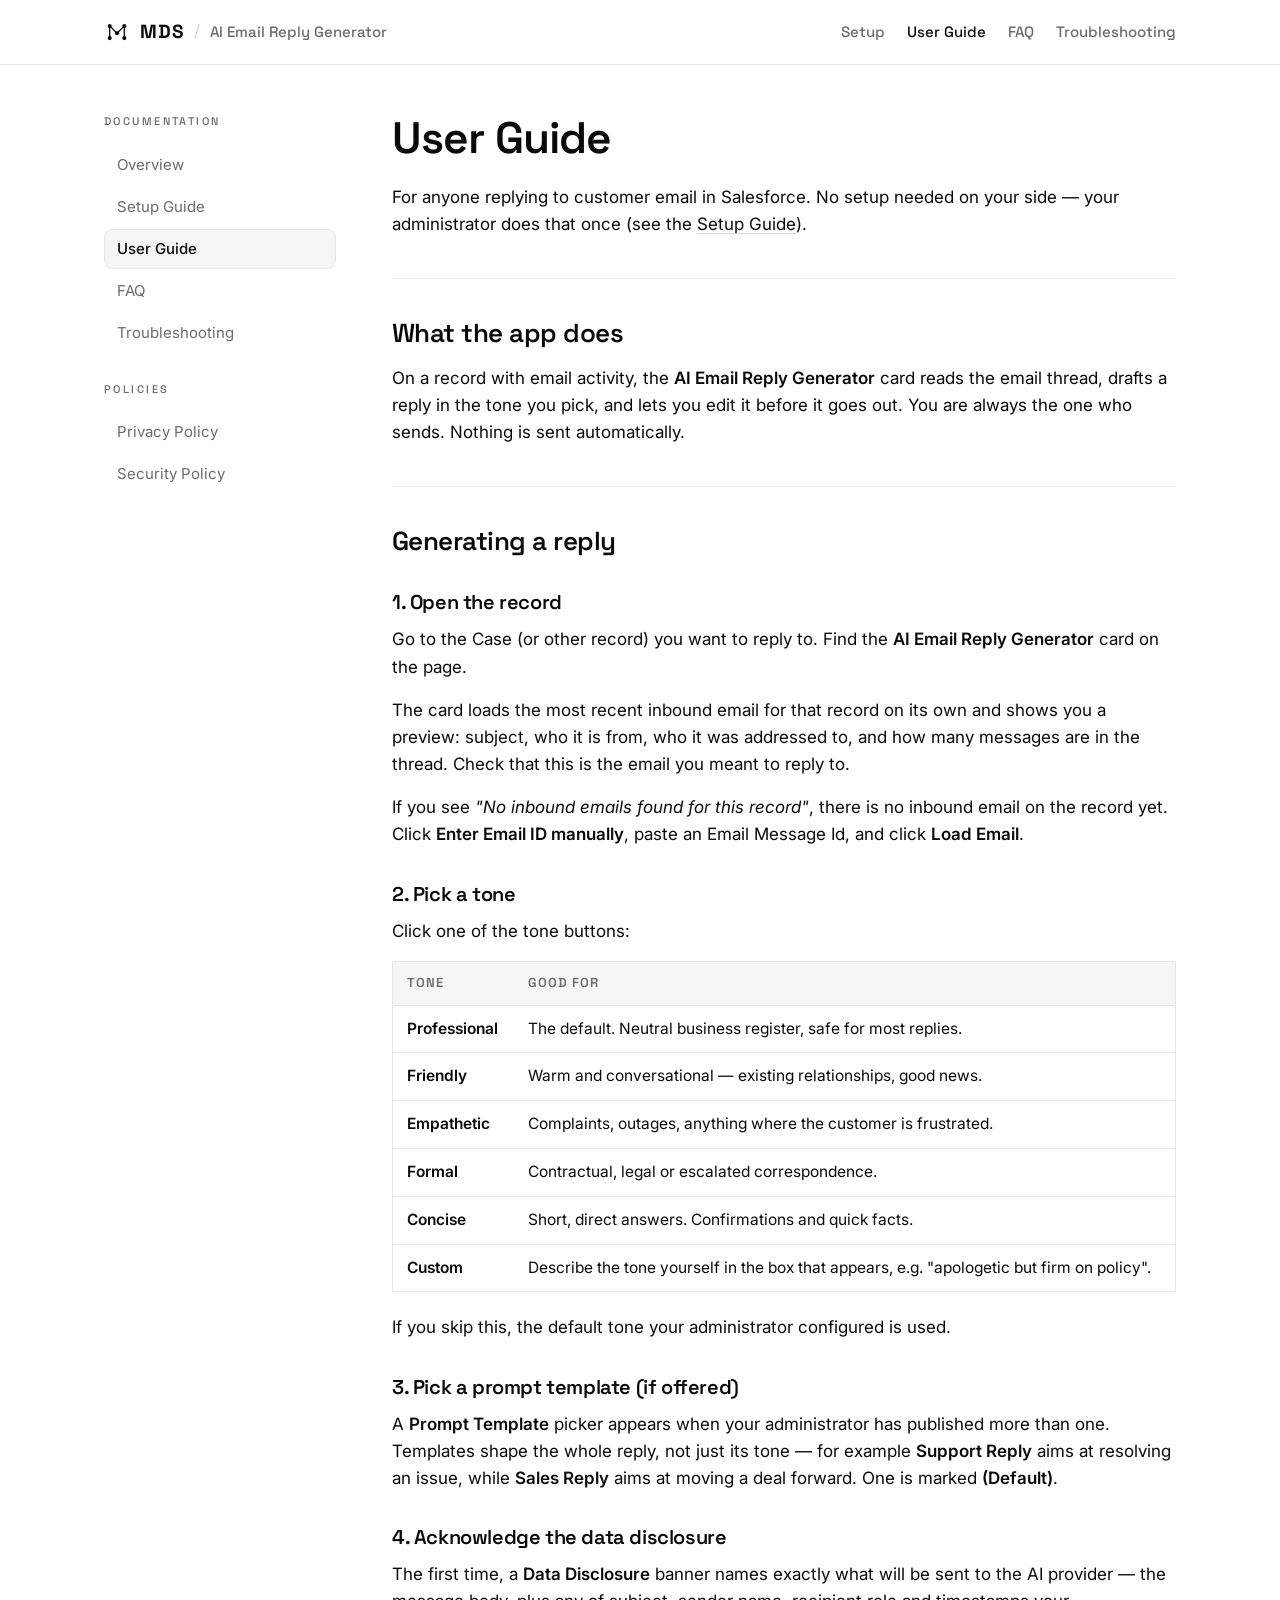
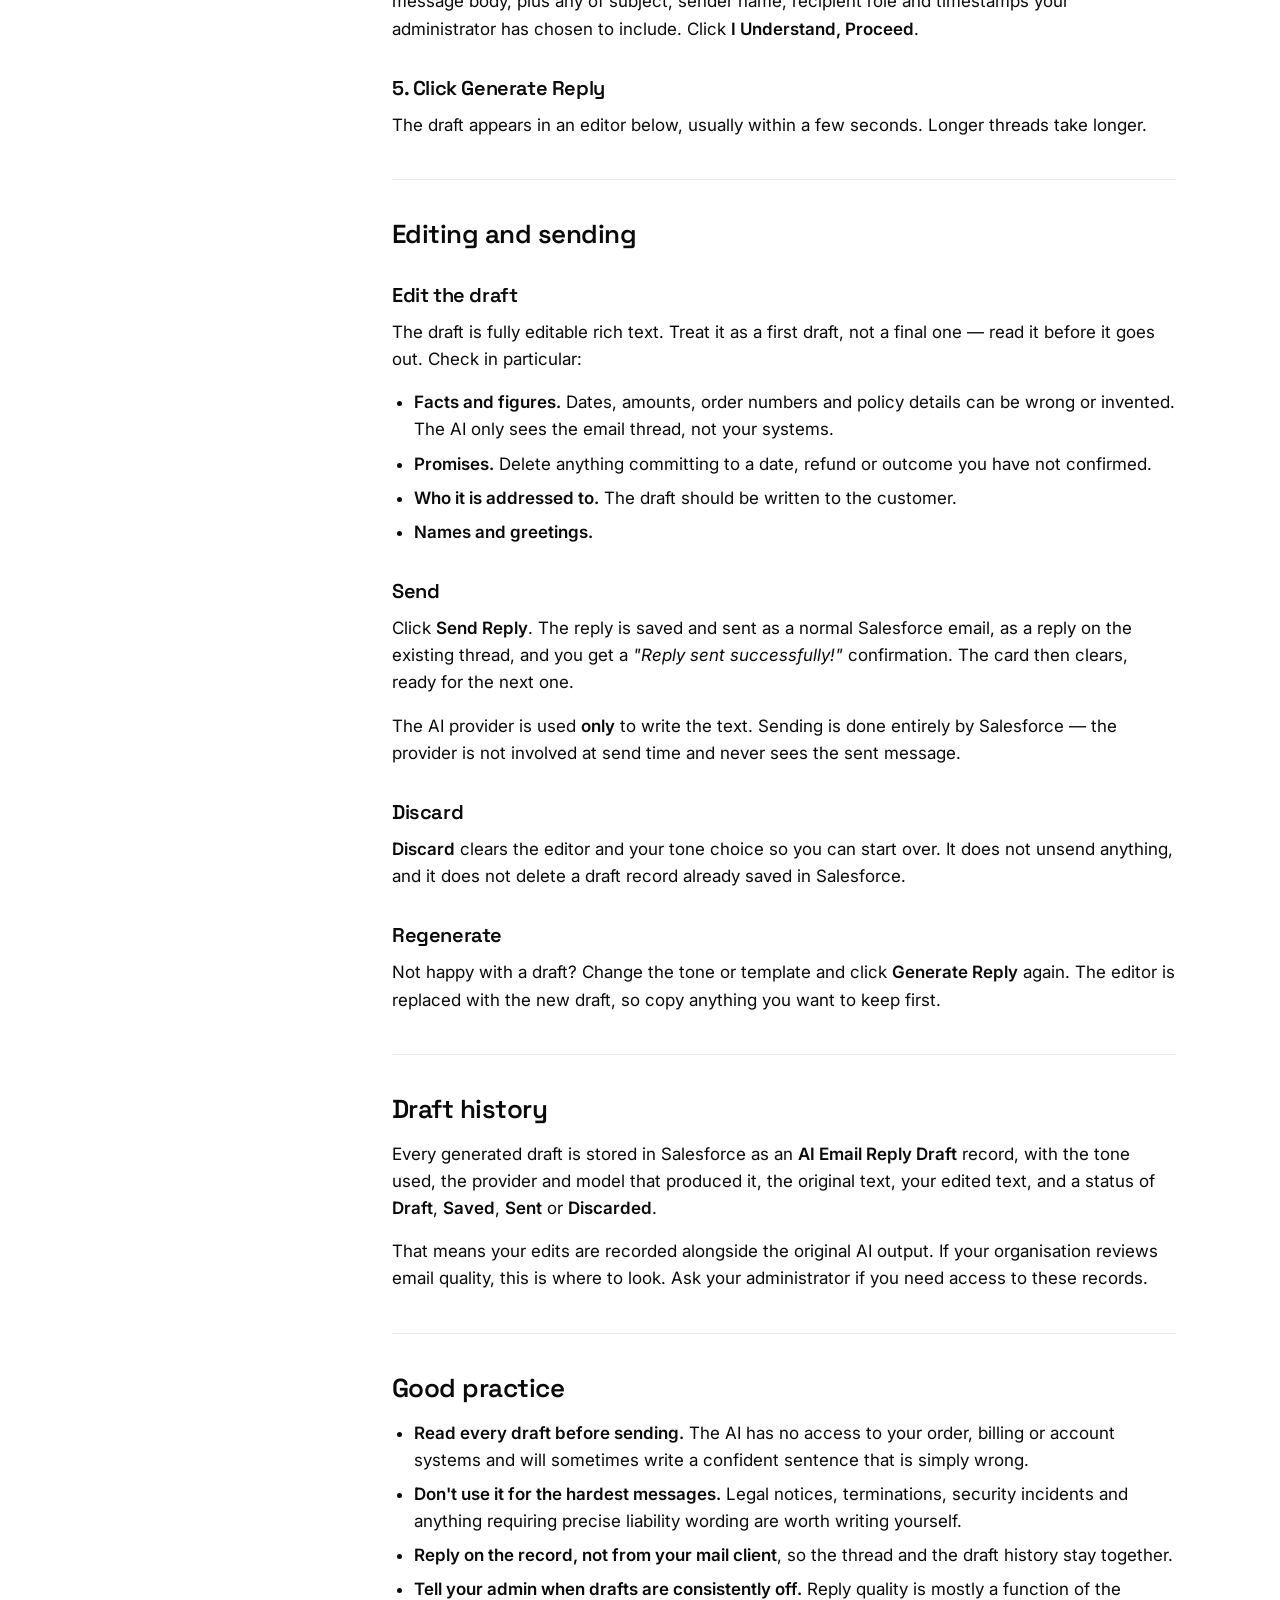
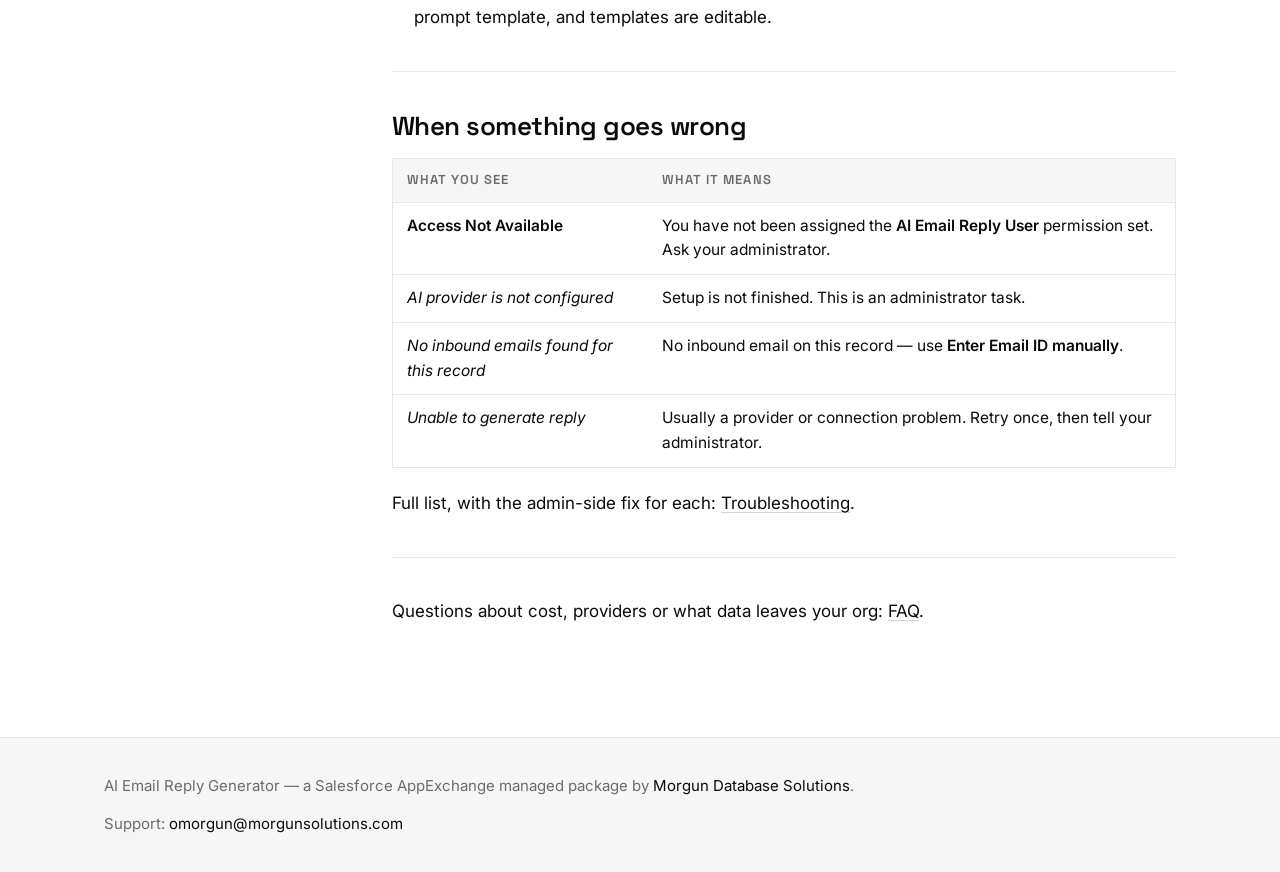
<file: sf-ai-email-generator/docs/user-guide.html>
<!DOCTYPE html>
<html lang="en">
<head>
  <meta charset="UTF-8" />
  <meta name="viewport" content="width=device-width, initial-scale=1.0" />
  <title>User Guide — AI Email Reply Generator | MDS</title>
  <meta name="description" content="How to generate, edit and send AI-drafted email replies in Salesforce." />
  <meta name="theme-color" content="#0a0a0a" />
  <link rel="canonical" href="https://morgunsolutions.com/sf-ai-email-generator/docs/user-guide.html" />

  <meta property="og:title" content="User Guide — AI Email Reply Generator" />
  <meta property="og:description" content="How to generate, edit and send AI-drafted email replies in Salesforce." />
  <meta property="og:type" content="article" />
  <meta property="og:url" content="https://morgunsolutions.com/sf-ai-email-generator/docs/user-guide.html" />

  <link rel="icon" type="image/svg+xml" href="/assets/favicon.svg" />
  <link rel="preconnect" href="https://fonts.googleapis.com" />
  <link rel="preconnect" href="https://fonts.gstatic.com" crossorigin />
  <link href="https://fonts.googleapis.com/css2?family=Inter:wght@400;500;600&family=Space+Grotesk:wght@500;600;700&display=swap" rel="stylesheet" />
  <link rel="stylesheet" href="docs.css" />
</head>
<body>

  <header class="site-header">
    <div class="container">
      <a class="brand" href="/" aria-label="MDS — Morgun Database Solutions, home">
        <svg class="mark" viewBox="0 0 64 64" fill="none" stroke="currentColor" aria-hidden="true"><path d="M14 47 V17 L32 35 L50 17 V47" stroke-width="3.2" stroke-linejoin="round" stroke-linecap="round"/><g fill="currentColor" stroke="none"><circle cx="14" cy="17" r="5"/><circle cx="50" cy="17" r="5"/><circle cx="32" cy="35" r="5"/><circle cx="14" cy="47" r="5"/><circle cx="50" cy="47" r="5"/></g></svg>
        <span class="wordmark">MDS</span>
        <span class="sep">/</span>
        <span class="product">AI Email Reply Generator</span>
      </a>
      <nav class="nav">
          <a class="navlink" href="setup.html">Setup</a>
          <a class="navlink" href="user-guide.html" aria-current="page">User Guide</a>
          <a class="navlink" href="faq.html">FAQ</a>
          <a class="navlink" href="troubleshooting.html">Troubleshooting</a>
      </nav>
    </div>
  </header>

  <div class="container">
    <div class="layout">
      <aside class="sidebar">
        <nav aria-label="Documentation">
        <p class="eyebrow">Documentation</p>
        <ul>
          <li><a href="index.html">Overview</a></li>
          <li><a href="setup.html">Setup Guide</a></li>
          <li><a href="user-guide.html" aria-current="page">User Guide</a></li>
          <li><a href="faq.html">FAQ</a></li>
          <li><a href="troubleshooting.html">Troubleshooting</a></li>
        </ul>
        <p class="eyebrow">Policies</p>
        <ul>
          <li><a href="privacy-policy.html">Privacy Policy</a></li>
          <li><a href="security-policy.html">Security Policy</a></li>
        </ul>
        </nav>
      </aside>
      <main class="content">
<h1 id="user-guide">User Guide</h1>
<p>For anyone replying to customer email in Salesforce. No setup needed
on your side — your administrator does that once (see the <a
href="setup.html">Setup Guide</a>).</p>
<hr />
<h2 id="what-the-app-does">What the app does</h2>
<p>On a record with email activity, the <strong>AI Email Reply
Generator</strong> card reads the email thread, drafts a reply in the
tone you pick, and lets you edit it before it goes out. You are always
the one who sends. Nothing is sent automatically.</p>
<hr />
<h2 id="generating-a-reply">Generating a reply</h2>
<h3 id="1-open-the-record">1. Open the record</h3>
<p>Go to the Case (or other record) you want to reply to. Find the
<strong>AI Email Reply Generator</strong> card on the page.</p>
<p>The card loads the most recent inbound email for that record on its
own and shows you a preview: subject, who it is from, who it was
addressed to, and how many messages are in the thread. Check that this
is the email you meant to reply to.</p>
<p>If you see <em>"No inbound emails found for this record"</em>, there
is no inbound email on the record yet. Click <strong>Enter Email ID
manually</strong>, paste an Email Message Id, and click <strong>Load
Email</strong>.</p>
<h3 id="2-pick-a-tone">2. Pick a tone</h3>
<p>Click one of the tone buttons:</p>
<div class="table-wrap"><table>
<thead>
<tr>
<th>Tone</th>
<th>Good for</th>
</tr>
</thead>
<tbody>
<tr>
<td><strong>Professional</strong></td>
<td>The default. Neutral business register, safe for most replies.</td>
</tr>
<tr>
<td><strong>Friendly</strong></td>
<td>Warm and conversational — existing relationships, good news.</td>
</tr>
<tr>
<td><strong>Empathetic</strong></td>
<td>Complaints, outages, anything where the customer is frustrated.</td>
</tr>
<tr>
<td><strong>Formal</strong></td>
<td>Contractual, legal or escalated correspondence.</td>
</tr>
<tr>
<td><strong>Concise</strong></td>
<td>Short, direct answers. Confirmations and quick facts.</td>
</tr>
<tr>
<td><strong>Custom</strong></td>
<td>Describe the tone yourself in the box that appears, e.g. "apologetic
but firm on policy".</td>
</tr>
</tbody>
</table></div>
<p>If you skip this, the default tone your administrator configured is
used.</p>
<h3 id="3-pick-a-prompt-template-if-offered">3. Pick a prompt template
(if offered)</h3>
<p>A <strong>Prompt Template</strong> picker appears when your
administrator has published more than one. Templates shape the whole
reply, not just its tone — for example <strong>Support Reply</strong>
aims at resolving an issue, while <strong>Sales Reply</strong> aims at
moving a deal forward. One is marked <strong>(Default)</strong>.</p>
<h3 id="4-acknowledge-the-data-disclosure">4. Acknowledge the data
disclosure</h3>
<p>The first time, a <strong>Data Disclosure</strong> banner names
exactly what will be sent to the AI provider — the message body, plus
any of subject, sender name, recipient role and timestamps your
administrator has chosen to include. Click <strong>I Understand,
Proceed</strong>.</p>
<h3 id="5-click-generate-reply">5. Click Generate Reply</h3>
<p>The draft appears in an editor below, usually within a few seconds.
Longer threads take longer.</p>
<hr />
<h2 id="editing-and-sending">Editing and sending</h2>
<h3 id="edit-the-draft">Edit the draft</h3>
<p>The draft is fully editable rich text. Treat it as a first draft, not
a final one — read it before it goes out. Check in particular:</p>
<ul>
<li><strong>Facts and figures.</strong> Dates, amounts, order numbers
and policy details can be wrong or invented. The AI only sees the email
thread, not your systems.</li>
<li><strong>Promises.</strong> Delete anything committing to a date,
refund or outcome you have not confirmed.</li>
<li><strong>Who it is addressed to.</strong> The draft should be written
to the customer.</li>
<li><strong>Names and greetings.</strong></li>
</ul>
<h3 id="send">Send</h3>
<p>Click <strong>Send Reply</strong>. The reply is saved and sent as a
normal Salesforce email, as a reply on the existing thread, and you get
a <em>"Reply sent successfully!"</em> confirmation. The card then
clears, ready for the next one.</p>
<p>The AI provider is used <strong>only</strong> to write the text.
Sending is done entirely by Salesforce — the provider is not involved at
send time and never sees the sent message.</p>
<h3 id="discard">Discard</h3>
<p><strong>Discard</strong> clears the editor and your tone choice so
you can start over. It does not unsend anything, and it does not delete
a draft record already saved in Salesforce.</p>
<h3 id="regenerate">Regenerate</h3>
<p>Not happy with a draft? Change the tone or template and click
<strong>Generate Reply</strong> again. The editor is replaced with the
new draft, so copy anything you want to keep first.</p>
<hr />
<h2 id="draft-history">Draft history</h2>
<p>Every generated draft is stored in Salesforce as an <strong>AI Email
Reply Draft</strong> record, with the tone used, the provider and model
that produced it, the original text, your edited text, and a status of
<strong>Draft</strong>, <strong>Saved</strong>, <strong>Sent</strong> or
<strong>Discarded</strong>.</p>
<p>That means your edits are recorded alongside the original AI output.
If your organisation reviews email quality, this is where to look. Ask
your administrator if you need access to these records.</p>
<hr />
<h2 id="good-practice">Good practice</h2>
<ul>
<li><strong>Read every draft before sending.</strong> The AI has no
access to your order, billing or account systems and will sometimes
write a confident sentence that is simply wrong.</li>
<li><strong>Don't use it for the hardest messages.</strong> Legal
notices, terminations, security incidents and anything requiring precise
liability wording are worth writing yourself.</li>
<li><strong>Reply on the record, not from your mail client</strong>, so
the thread and the draft history stay together.</li>
<li><strong>Tell your admin when drafts are consistently off.</strong>
Reply quality is mostly a function of the prompt template, and templates
are editable.</li>
</ul>
<hr />
<h2 id="when-something-goes-wrong">When something goes wrong</h2>
<div class="table-wrap"><table>
<thead>
<tr>
<th>What you see</th>
<th>What it means</th>
</tr>
</thead>
<tbody>
<tr>
<td><strong>Access Not Available</strong></td>
<td>You have not been assigned the <strong>AI Email Reply User</strong>
permission set. Ask your administrator.</td>
</tr>
<tr>
<td><em>AI provider is not configured</em></td>
<td>Setup is not finished. This is an administrator task.</td>
</tr>
<tr>
<td><em>No inbound emails found for this record</em></td>
<td>No inbound email on this record — use <strong>Enter Email ID
manually</strong>.</td>
</tr>
<tr>
<td><em>Unable to generate reply</em></td>
<td>Usually a provider or connection problem. Retry once, then tell your
administrator.</td>
</tr>
</tbody>
</table></div>
<p>Full list, with the admin-side fix for each: <a
href="troubleshooting.html">Troubleshooting</a>.</p>
<hr />
<p>Questions about cost, providers or what data leaves your org: <a
href="faq.html">FAQ</a>.</p>
      </main>
    </div>
  </div>

  <footer class="site-footer">
    <div class="container">
      <span>AI Email Reply Generator — a Salesforce AppExchange managed package by
        <a href="/">Morgun Database Solutions</a>.</span>
      <span>Support: <a href="mailto:omorgun@morgunsolutions.com">omorgun@morgunsolutions.com</a></span>
    </div>
  </footer>

</body>
</html>
</file>
<file: styles.css>
/* ============================================================
   Morgun Database Solutions (MDS) — styles
   Monochrome, geometric. Light/dark follows the visitor's
   system setting (prefers-color-scheme).
   ============================================================ */

:root {
  --ink:      #0a0a0a;
  --paper:    #ffffff;
  --surface:  #f6f6f6;
  --muted:    #6b6b6b;
  --line:     #e6e6e6;
  --line-2:   #d4d4d4;
  --inverse-bg: #0a0a0a;
  --inverse-fg: #ffffff;

  --maxw: 1120px;
  --radius: 14px;
  --font-head: "Space Grotesk", ui-sans-serif, system-ui, -apple-system, "Segoe UI", Roboto, sans-serif;
  --font-body: "Inter", ui-sans-serif, system-ui, -apple-system, "Segoe UI", Roboto, sans-serif;
}

@media (prefers-color-scheme: dark) {
  :root {
    --ink:      #f3f3f3;
    --paper:    #0a0a0a;
    --surface:  #141414;
    --muted:    #9a9a9a;
    --line:     #242424;
    --line-2:   #333333;
    --inverse-bg: #f3f3f3;
    --inverse-fg: #0a0a0a;
  }
}

* { box-sizing: border-box; }

html { scroll-behavior: smooth; }

body {
  margin: 0;
  background: var(--paper);
  color: var(--ink);
  font-family: var(--font-body);
  font-size: 17px;
  line-height: 1.6;
  -webkit-font-smoothing: antialiased;
  text-rendering: optimizeLegibility;
}

h1, h2, h3 { font-family: var(--font-head); font-weight: 600; letter-spacing: -0.02em; line-height: 1.1; margin: 0; }

a { color: inherit; }

.container { width: 100%; max-width: var(--maxw); margin: 0 auto; padding: 0 24px; }

.eyebrow {
  font-family: var(--font-head);
  text-transform: uppercase;
  letter-spacing: 0.22em;
  font-size: 12px;
  font-weight: 500;
  color: var(--muted);
}

/* ---------- Buttons ---------- */
.btn {
  display: inline-flex; align-items: center; gap: 8px;
  font-family: var(--font-head); font-weight: 500; font-size: 15px;
  padding: 12px 22px; border-radius: 999px;
  border: 1px solid var(--ink); text-decoration: none;
  cursor: pointer; transition: transform .12s ease, opacity .12s ease, background .12s ease, color .12s ease;
  background: transparent; color: var(--ink);
}
.btn:hover { transform: translateY(-1px); }
.btn-primary { background: var(--inverse-bg); color: var(--inverse-fg); border-color: var(--inverse-bg); }
.btn-primary:hover { opacity: .9; }
.btn-ghost:hover { background: var(--surface); }

/* ---------- Header ---------- */
.site-header {
  position: sticky; top: 0; z-index: 50;
  background: color-mix(in srgb, var(--paper) 82%, transparent);
  backdrop-filter: saturate(160%) blur(10px);
  border-bottom: 1px solid var(--line);
}
.site-header .container { display: flex; align-items: center; justify-content: space-between; height: 68px; }

.brand { display: inline-flex; align-items: center; gap: 11px; text-decoration: none; color: var(--ink); }
.brand .mark { width: 32px; height: 32px; display: block; flex: none; }
.brand .wordmark {
  font-family: var(--font-head); font-weight: 700; font-size: 21px;
  letter-spacing: 0.12em; line-height: 1;
}

.nav { display: flex; align-items: center; gap: 28px; }
.nav a.navlink {
  font-family: var(--font-head); font-size: 15px; font-weight: 500;
  text-decoration: none; color: var(--muted); transition: color .12s ease;
}
.nav a.navlink:hover { color: var(--ink); }

/* ---------- Hero ---------- */
.hero { position: relative; overflow: hidden; border-bottom: 1px solid var(--line); }
.hero-grid {
  position: absolute; inset: 0; z-index: 0; pointer-events: none;
  background-image:
    linear-gradient(var(--line) 1px, transparent 1px),
    linear-gradient(90deg, var(--line) 1px, transparent 1px);
  background-size: 46px 46px;
  mask-image: radial-gradient(120% 90% at 70% 0%, #000 20%, transparent 72%);
  -webkit-mask-image: radial-gradient(120% 90% at 70% 0%, #000 20%, transparent 72%);
  opacity: .6;
}
.hero .container { position: relative; z-index: 1; padding-top: 96px; padding-bottom: 104px; }
.hero-inner { max-width: 720px; }
.hero h1 { font-size: clamp(38px, 6vw, 68px); margin: 18px 0 22px; }
.hero p.lede { font-size: clamp(18px, 2.4vw, 21px); color: var(--muted); margin: 0 0 34px; max-width: 60ch; }
.hero-cta { display: flex; flex-wrap: wrap; gap: 14px; }

.hero-cube {
  position: absolute; right: -60px; bottom: -40px; z-index: 0;
  width: min(46vw, 460px); color: var(--ink); opacity: .06;
  pointer-events: none;
}

/* ---------- Sections ---------- */
section { padding: 88px 0; border-bottom: 1px solid var(--line); }
.section-head { max-width: 640px; margin-bottom: 44px; }
.section-head h2 { font-size: clamp(28px, 4vw, 40px); margin: 12px 0 14px; }
.section-head p { color: var(--muted); margin: 0; }

/* About */
.about-grid { display: grid; grid-template-columns: 1.3fr 1fr; gap: 56px; align-items: start; }
.about-copy p { margin: 0 0 18px; }
.about-copy p:last-child { margin-bottom: 0; }
.stats { display: grid; gap: 18px; }
.stat { border: 1px solid var(--line); border-radius: var(--radius); padding: 22px 24px; background: var(--surface); }
.stat .num { font-family: var(--font-head); font-size: 30px; font-weight: 700; letter-spacing: -0.02em; }
.stat .label { color: var(--muted); font-size: 15px; margin-top: 2px; }

/* Services */
.cards { display: grid; grid-template-columns: repeat(3, 1fr); gap: 20px; }
.card {
  border: 1px solid var(--line); border-radius: var(--radius); padding: 28px 26px;
  background: var(--paper); transition: border-color .15s ease, transform .15s ease, background .15s ease;
}
.card:hover { border-color: var(--line-2); transform: translateY(-3px); background: var(--surface); }
.card .card-ic { width: 30px; height: 30px; color: var(--ink); margin-bottom: 18px; }
.card h3 { font-size: 19px; margin-bottom: 8px; }
.card p { color: var(--muted); font-size: 15.5px; margin: 0; }

/* Contact */
.contact-wrap {
  display: grid; grid-template-columns: 1fr 1fr; gap: 48px; align-items: center;
  border: 1px solid var(--line); border-radius: 20px; padding: 48px; background: var(--surface);
}
.contact-wrap h2 { font-size: clamp(26px, 3.4vw, 36px); margin-bottom: 14px; }
.contact-wrap p { color: var(--muted); margin: 0 0 24px; }
.contact-list { display: grid; gap: 14px; }
.contact-list a, .contact-list span { display: inline-flex; align-items: center; gap: 12px; text-decoration: none; font-weight: 500; }
.contact-list .ic { width: 20px; height: 20px; color: var(--muted); flex: none; }

/* ---------- Footer ---------- */
.site-footer { padding: 40px 0; }
.site-footer .container { display: flex; align-items: center; justify-content: space-between; gap: 20px; flex-wrap: wrap; }
.foot-brand { display: inline-flex; align-items: center; gap: 10px; }
.foot-brand .mark { width: 26px; height: 26px; flex: none; }
.foot-brand .name { font-family: var(--font-head); font-weight: 700; letter-spacing: .12em; font-size: 15px; }
.foot-meta { color: var(--muted); font-size: 14px; }

/* ---------- Responsive ---------- */
@media (max-width: 860px) {
  .about-grid { grid-template-columns: 1fr; gap: 36px; }
  .cards { grid-template-columns: 1fr 1fr; }
  .contact-wrap { grid-template-columns: 1fr; padding: 34px; }
  .nav .navlink { display: none; }
}
@media (max-width: 560px) {
  body { font-size: 16px; }
  .cards { grid-template-columns: 1fr; }
  section { padding: 64px 0; }
  .hero .container { padding-top: 68px; padding-bottom: 76px; }
}
</file>
<file: sf-ai-email-generator/docs/docs.css>
/* ============================================================
   AI Email Reply Generator — customer documentation
   Inherits the MDS design language: monochrome, geometric,
   Space Grotesk headings over Inter body, system light/dark.
   Self-contained: does not depend on the site's styles.css.
   ============================================================ */

:root {
  --ink:      #0a0a0a;
  --paper:    #ffffff;
  --surface:  #f6f6f6;
  --muted:    #6b6b6b;
  --line:     #e6e6e6;
  --line-2:   #d4d4d4;
  --inverse-bg: #0a0a0a;
  --inverse-fg: #ffffff;

  --maxw: 1120px;
  --radius: 14px;
  --font-head: "Space Grotesk", ui-sans-serif, system-ui, -apple-system, "Segoe UI", Roboto, sans-serif;
  --font-body: "Inter", ui-sans-serif, system-ui, -apple-system, "Segoe UI", Roboto, sans-serif;
  --font-mono: ui-monospace, SFMono-Regular, "SF Mono", Menlo, Consolas, monospace;
}

@media (prefers-color-scheme: dark) {
  :root {
    --ink:      #f3f3f3;
    --paper:    #0a0a0a;
    --surface:  #141414;
    --muted:    #9a9a9a;
    --line:     #242424;
    --line-2:   #333333;
    --inverse-bg: #f3f3f3;
    --inverse-fg: #0a0a0a;
  }
}

* { box-sizing: border-box; }
html { scroll-behavior: smooth; }

body {
  margin: 0;
  background: var(--paper);
  color: var(--ink);
  font-family: var(--font-body);
  font-size: 17px;
  line-height: 1.6;
  -webkit-font-smoothing: antialiased;
  text-rendering: optimizeLegibility;
}

.container { width: 100%; max-width: var(--maxw); margin: 0 auto; padding: 0 24px; }

/* ---------- Header ---------- */
.site-header {
  position: sticky; top: 0; z-index: 50;
  background: color-mix(in srgb, var(--paper) 88%, transparent);
  backdrop-filter: saturate(140%) blur(8px);
  border-bottom: 1px solid var(--line);
}
.site-header .container {
  display: flex; align-items: center; justify-content: space-between;
  gap: 24px; height: 64px;
}
.brand { display: inline-flex; align-items: center; gap: 10px; text-decoration: none; color: inherit; }
.brand .mark { width: 26px; height: 26px; }
.brand .wordmark { font-family: var(--font-head); font-weight: 700; letter-spacing: 0.04em; font-size: 19px; }
.brand .sep { color: var(--line-2); font-weight: 400; }
.brand .product { font-family: var(--font-head); font-weight: 500; font-size: 15px; color: var(--muted); }

.nav { display: flex; align-items: center; gap: 22px; }
.navlink {
  font-family: var(--font-head); font-weight: 500; font-size: 15px;
  color: var(--muted); text-decoration: none;
}
.navlink:hover { color: var(--ink); }
.navlink[aria-current="page"] { color: var(--ink); }

/* ---------- Layout ---------- */
.layout { display: grid; grid-template-columns: 232px minmax(0, 1fr); gap: 56px; padding: 48px 0 96px; }

.sidebar { position: sticky; top: 96px; align-self: start; }
.sidebar .eyebrow {
  font-family: var(--font-head); text-transform: uppercase;
  letter-spacing: 0.22em; font-size: 11px; font-weight: 500;
  color: var(--muted); margin: 0 0 14px;
}
.sidebar ul { list-style: none; margin: 0 0 28px; padding: 0; }
.sidebar li { margin: 0 0 2px; }
.sidebar a {
  display: block; padding: 7px 12px; border-radius: 9px;
  text-decoration: none; color: var(--muted); font-size: 15px;
  border: 1px solid transparent;
}
.sidebar a:hover { color: var(--ink); background: var(--surface); }
.sidebar a[aria-current="page"] {
  color: var(--ink); background: var(--surface);
  border-color: var(--line); font-weight: 500;
}

/* ---------- Content ---------- */
.content { min-width: 0; }
.content > :first-child { margin-top: 0; }

.content h1, .content h2, .content h3, .content h4 {
  font-family: var(--font-head); font-weight: 600;
  letter-spacing: -0.02em; line-height: 1.15;
}
.content h1 { font-size: clamp(32px, 4.2vw, 44px); margin: 0 0 20px; }
.content h2 { font-size: 26px; margin: 52px 0 16px; padding-top: 20px; border-top: 1px solid var(--line); }
.content h3 { font-size: 20px; margin: 34px 0 12px; }
.content h4 { font-size: 17px; margin: 26px 0 10px; }

.content p { margin: 0 0 16px; }
.content strong { font-weight: 600; }
.content a { color: var(--ink); text-decoration: underline; text-decoration-color: var(--line-2); text-underline-offset: 3px; }
.content a:hover { text-decoration-color: var(--ink); }

.content ul, .content ol { margin: 0 0 16px; padding-left: 22px; }
.content li { margin: 0 0 7px; }
.content li > ul, .content li > ol { margin-top: 7px; }

.content hr { height: 1px; border: 0; background: var(--line); margin: 40px 0; }

/* A markdown rule immediately before a heading would double the separator. */
.content hr + h2 { border-top: 0; padding-top: 0; margin-top: 0; }
.content hr + h3 { margin-top: 0; }

.content code {
  font-family: var(--font-mono); font-size: 0.875em;
  background: var(--surface); border: 1px solid var(--line);
  border-radius: 6px; padding: 1px 5px;
}
.content pre {
  background: var(--surface); border: 1px solid var(--line);
  border-radius: var(--radius); padding: 16px 18px;
  overflow-x: auto; margin: 0 0 18px;
}
.content pre code { background: none; border: 0; padding: 0; font-size: 14px; line-height: 1.55; }

.content blockquote {
  margin: 0 0 18px; padding: 14px 18px;
  background: var(--surface); border: 1px solid var(--line);
  border-left: 3px solid var(--line-2); border-radius: 0 var(--radius) var(--radius) 0;
  color: var(--ink);
}
.content blockquote > :last-child { margin-bottom: 0; }

/* ---------- Tables ---------- */
.table-wrap { overflow-x: auto; margin: 0 0 22px; }
.content table {
  width: 100%; border-collapse: collapse;
  border: 1px solid var(--line); border-radius: var(--radius);
  font-size: 15.5px;
}
.content thead th {
  text-align: left; font-family: var(--font-head); font-weight: 600;
  font-size: 13px; text-transform: uppercase; letter-spacing: 0.08em;
  color: var(--muted); background: var(--surface);
  padding: 11px 14px; border-bottom: 1px solid var(--line);
}
.content tbody td { padding: 11px 14px; border-bottom: 1px solid var(--line); vertical-align: top; }
.content tbody tr:last-child td { border-bottom: 0; }

/* ---------- Footer ---------- */
.site-footer {
  border-top: 1px solid var(--line); background: var(--surface);
  padding: 36px 0; font-size: 15px; color: var(--muted);
}
.site-footer .container { display: flex; flex-wrap: wrap; gap: 14px 32px; justify-content: space-between; }
.site-footer a { color: var(--ink); text-decoration: none; }
.site-footer a:hover { text-decoration: underline; }

/* ---------- Narrow screens ---------- */
@media (max-width: 860px) {
  .layout { grid-template-columns: 1fr; gap: 0; padding: 32px 0 72px; }
  .sidebar { position: static; margin-bottom: 36px; padding-bottom: 28px; border-bottom: 1px solid var(--line); }
  .sidebar ul { display: flex; flex-wrap: wrap; gap: 6px; margin-bottom: 18px; }
  .sidebar a { border: 1px solid var(--line); }
  .nav { display: none; }
  .brand .sep, .brand .product { display: none; }
  body { font-size: 16px; }
}
</file>
